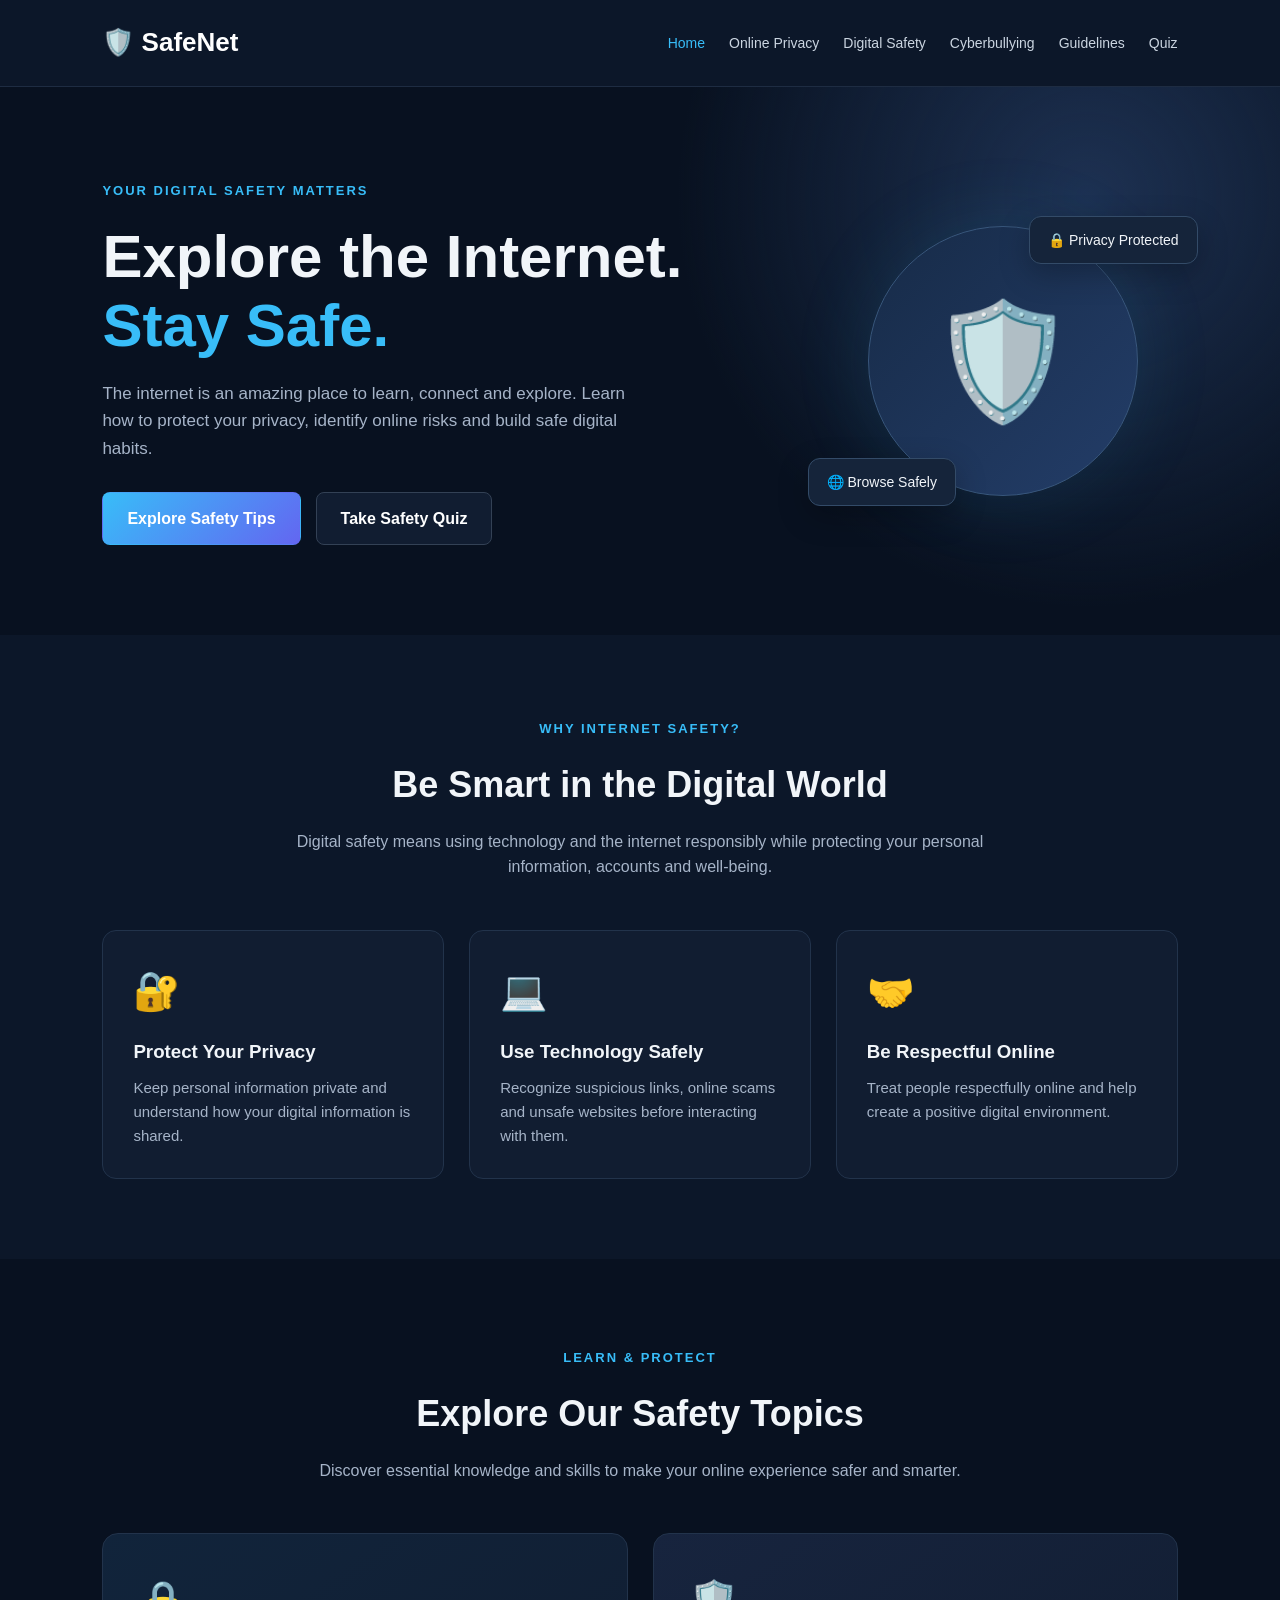
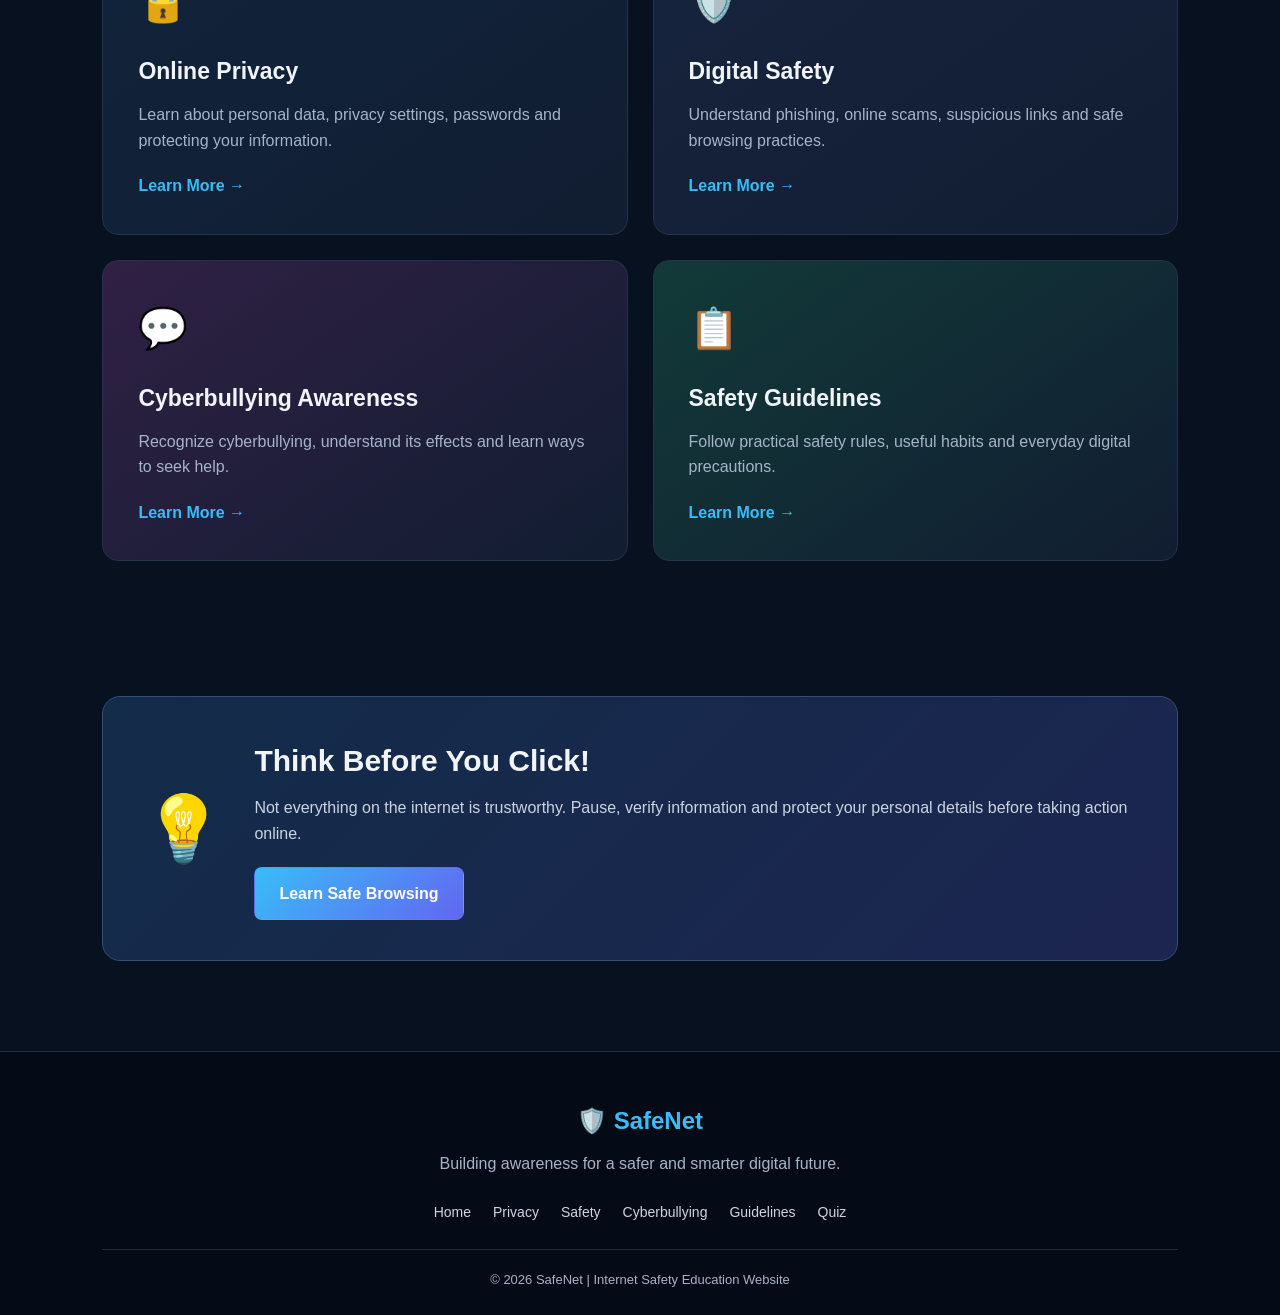
<file: index.html>
<!DOCTYPE html>
<html lang="en">
<head>
    <meta charset="UTF-8">
    <meta name="viewport" content="width=device-width, initial-scale=1.0">
    <title>SafeNet | Internet Safety Academy</title>
    <link rel="stylesheet" href="style.css">
    <script src="script.js" defer></script>
</head>
<body>

    <!-- Navigation Bar -->
    <header>
        <nav class="navbar">
            <div class="logo">
                <span class="logo-icon">🛡️</span> SafeNet
            </div>

            <ul class="nav-links">
                <li><a href="index.html" class="active">Home</a></li>
                <li><a href="privacy.html">Online Privacy</a></li>
                <li><a href="safety.html">Digital Safety</a></li>
                <li><a href="cyberbullying.html">Cyberbullying</a></li>
                <li><a href="guidelines.html">Guidelines</a></li>
                <li><a href="quiz.html">Quiz</a></li>
            </ul>
        </nav>
    </header>

    <!-- Hero Section -->
    <section class="hero">
        <div class="hero-content">
            <span class="hero-tag">YOUR DIGITAL SAFETY MATTERS</span>

            <h1>Explore the Internet.<br>
                <span>Stay Safe.</span>
            </h1>

            <p>
                The internet is an amazing place to learn, connect and explore.
                Learn how to protect your privacy, identify online risks and
                build safe digital habits.
            </p>

            <div class="hero-buttons">
                <a href="guidelines.html" class="btn primary">
                    Explore Safety Tips
                </a>

                <a href="quiz.html" class="btn secondary">
                    Take Safety Quiz
                </a>
            </div>
        </div>

        <div class="hero-visual">
            <div class="shield-circle">
                <div class="shield">🛡️</div>
            </div>

            <div class="floating-card card-one">
                🔒 Privacy Protected
            </div>

            <div class="floating-card card-two">
                🌐 Browse Safely
            </div>
        </div>
    </section>

    <!-- Introduction -->
    <section class="intro-section">
        <div class="section-heading">
            <span class="section-tag">WHY INTERNET SAFETY?</span>
            <h2>Be Smart in the Digital World</h2>

            <p>
                Digital safety means using technology and the internet
                responsibly while protecting your personal information,
                accounts and well-being.
            </p>
        </div>

        <div class="intro-grid">

            <div class="intro-card">
                <div class="card-icon">🔐</div>
                <h3>Protect Your Privacy</h3>
                <p>
                    Keep personal information private and understand
                    how your digital information is shared.
                </p>
            </div>

            <div class="intro-card">
                <div class="card-icon">💻</div>
                <h3>Use Technology Safely</h3>
                <p>
                    Recognize suspicious links, online scams and
                    unsafe websites before interacting with them.
                </p>
            </div>

            <div class="intro-card">
                <div class="card-icon">🤝</div>
                <h3>Be Respectful Online</h3>
                <p>
                    Treat people respectfully online and help create
                    a positive digital environment.
                </p>
            </div>

        </div>
    </section>

    <!-- Main Topics -->
    <section class="topics-section">
        <div class="section-heading">
            <span class="section-tag">LEARN & PROTECT</span>
            <h2>Explore Our Safety Topics</h2>

            <p>
                Discover essential knowledge and skills to make
                your online experience safer and smarter.
            </p>
        </div>

        <div class="topics-grid">

            <div class="topic-card privacy-card">
                <div class="topic-icon">🔒</div>
                <h3>Online Privacy</h3>

                <p>
                    Learn about personal data, privacy settings,
                    passwords and protecting your information.
                </p>

                <a href="privacy.html" class="topic-link">
                    Learn More →
                </a>
            </div>

            <div class="topic-card safety-card">
                <div class="topic-icon">🛡️</div>
                <h3>Digital Safety</h3>

                <p>
                    Understand phishing, online scams, suspicious
                    links and safe browsing practices.
                </p>

                <a href="safety.html" class="topic-link">
                    Learn More →
                </a>
            </div>

            <div class="topic-card cyber-card">
                <div class="topic-icon">💬</div>
                <h3>Cyberbullying Awareness</h3>

                <p>
                    Recognize cyberbullying, understand its effects
                    and learn ways to seek help.
                </p>

                <a href="cyberbullying.html" class="topic-link">
                    Learn More →
                </a>
            </div>

            <div class="topic-card guidelines-card">
                <div class="topic-icon">📋</div>
                <h3>Safety Guidelines</h3>

                <p>
                    Follow practical safety rules, useful habits
                    and everyday digital precautions.
                </p>

                <a href="guidelines.html" class="topic-link">
                    Learn More →
                </a>
            </div>

        </div>
    </section>

    <!-- Safety Reminder -->
    <section class="reminder-section">
        <div class="reminder-box">
            <div class="reminder-icon">💡</div>

            <div class="reminder-content">
                <h2>Think Before You Click!</h2>

                <p>
                    Not everything on the internet is trustworthy.
                    Pause, verify information and protect your
                    personal details before taking action online.
                </p>

                <a href="safety.html" class="btn primary">
                    Learn Safe Browsing
                </a>
            </div>
        </div>
    </section>

    <!-- Footer -->
    <footer class="footer">
        <div class="footer-content">
            <h2>🛡️ SafeNet</h2>

            <p>
                Building awareness for a safer and smarter
                digital future.
            </p>

            <div class="footer-links">
                <a href="index.html">Home</a>
                <a href="privacy.html">Privacy</a>
                <a href="safety.html">Safety</a>
                <a href="cyberbullying.html">Cyberbullying</a>
                <a href="guidelines.html">Guidelines</a>
                <a href="quiz.html">Quiz</a>
            </div>

            <p class="copyright">
                © 2026 SafeNet | Internet Safety Education Website
            </p>
        </div>
    </footer>

</body>
</html>
</file>
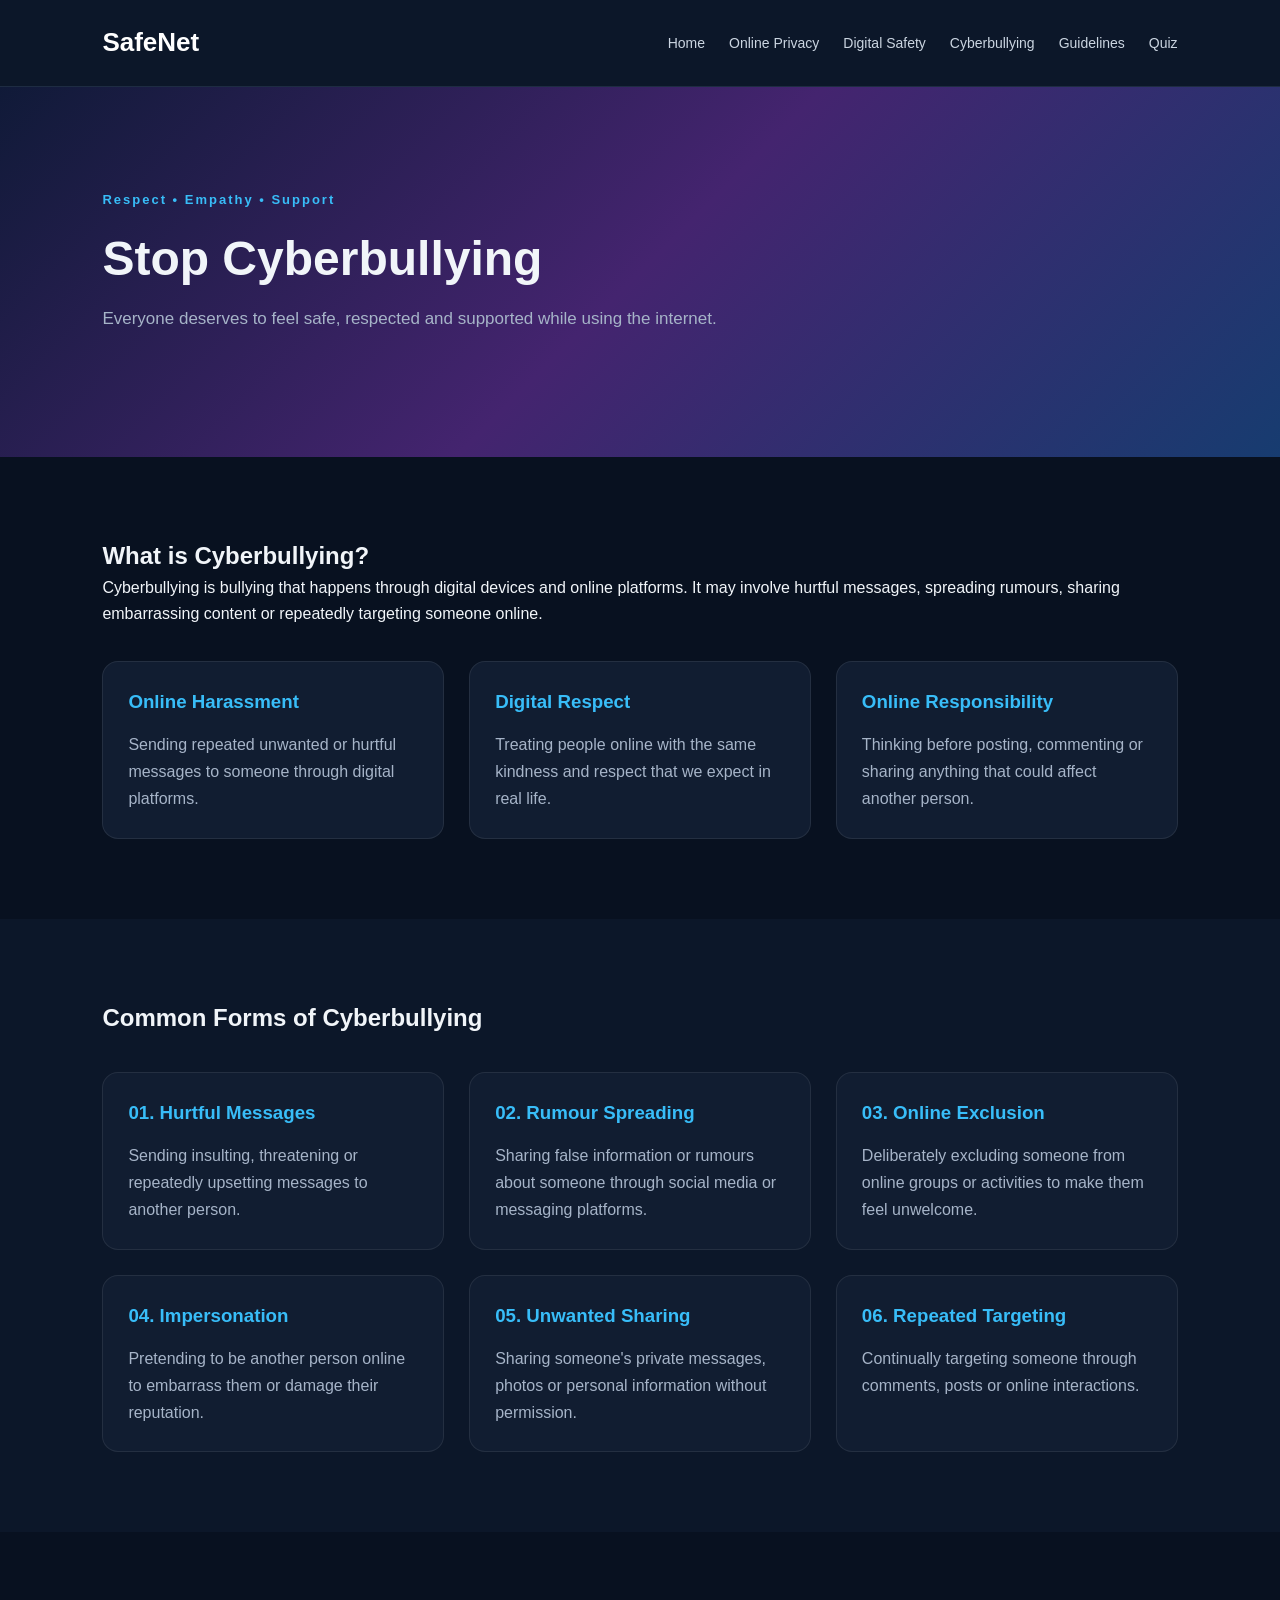
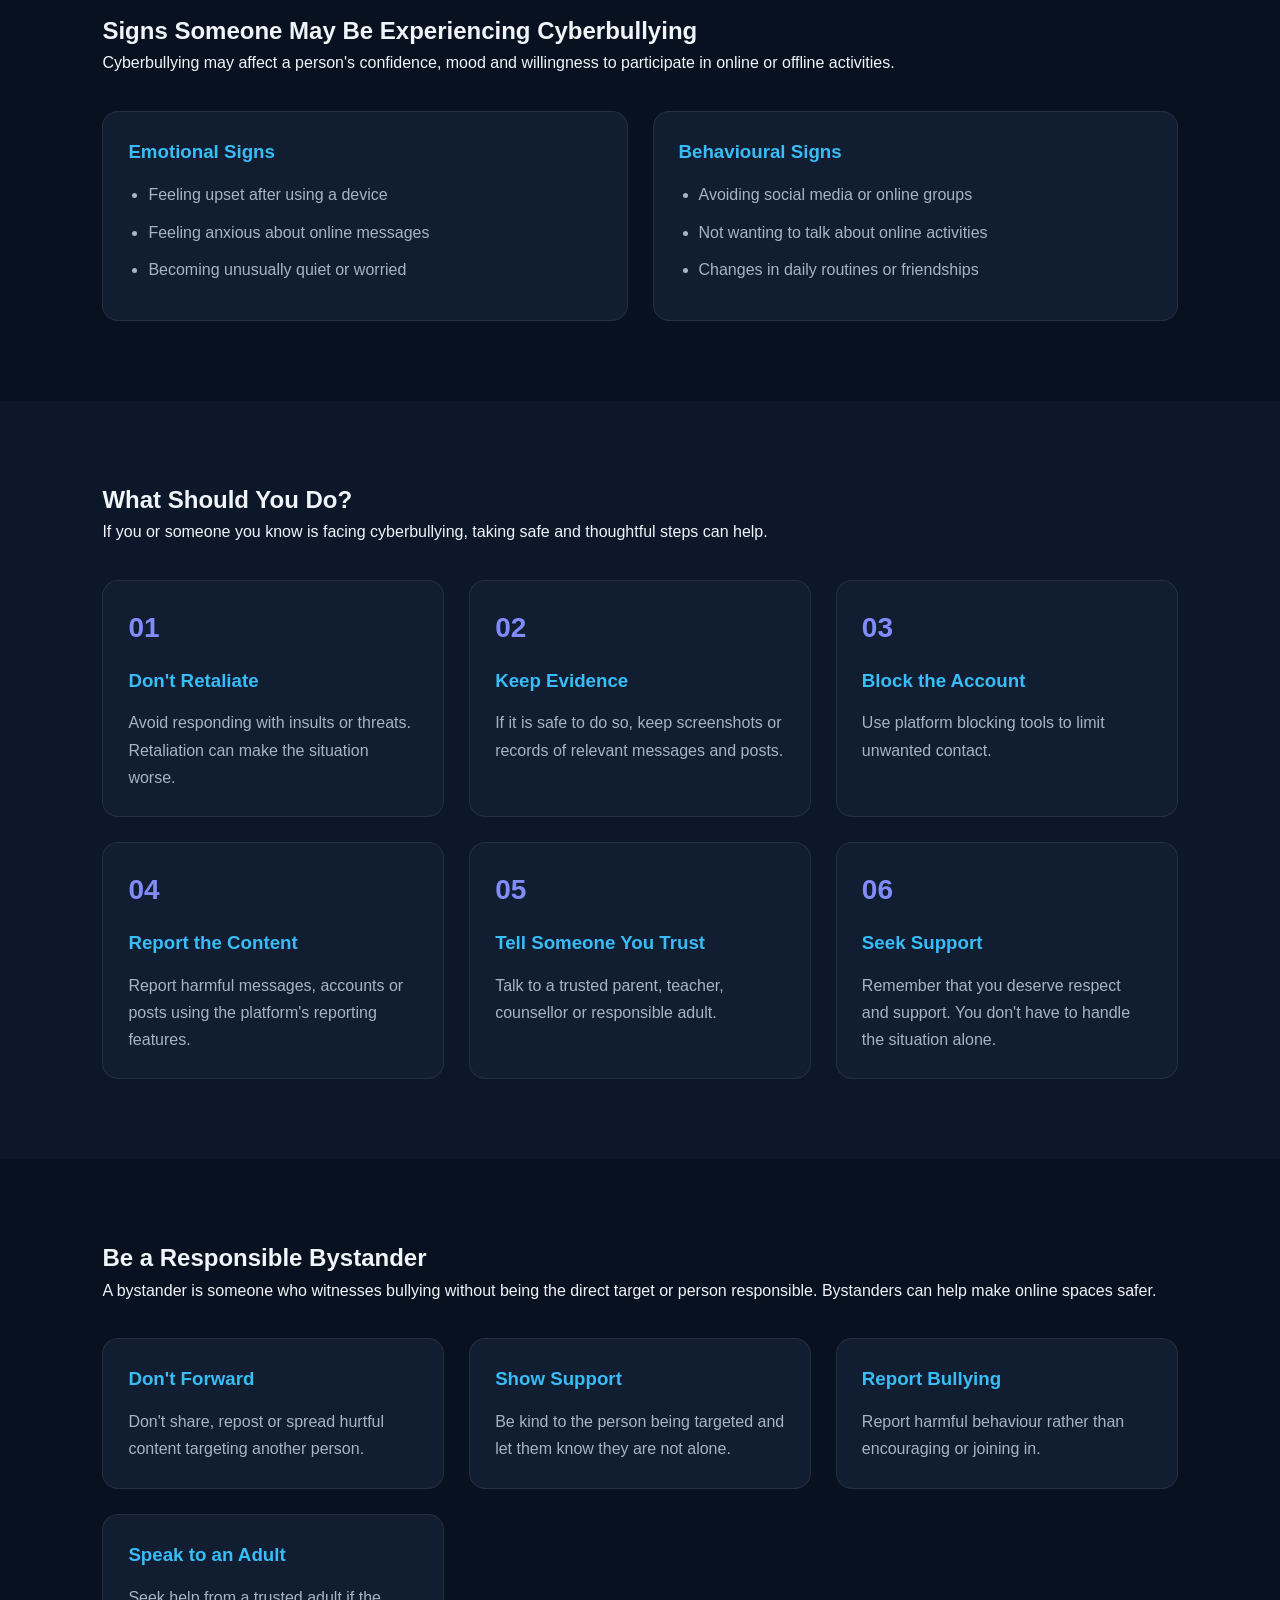
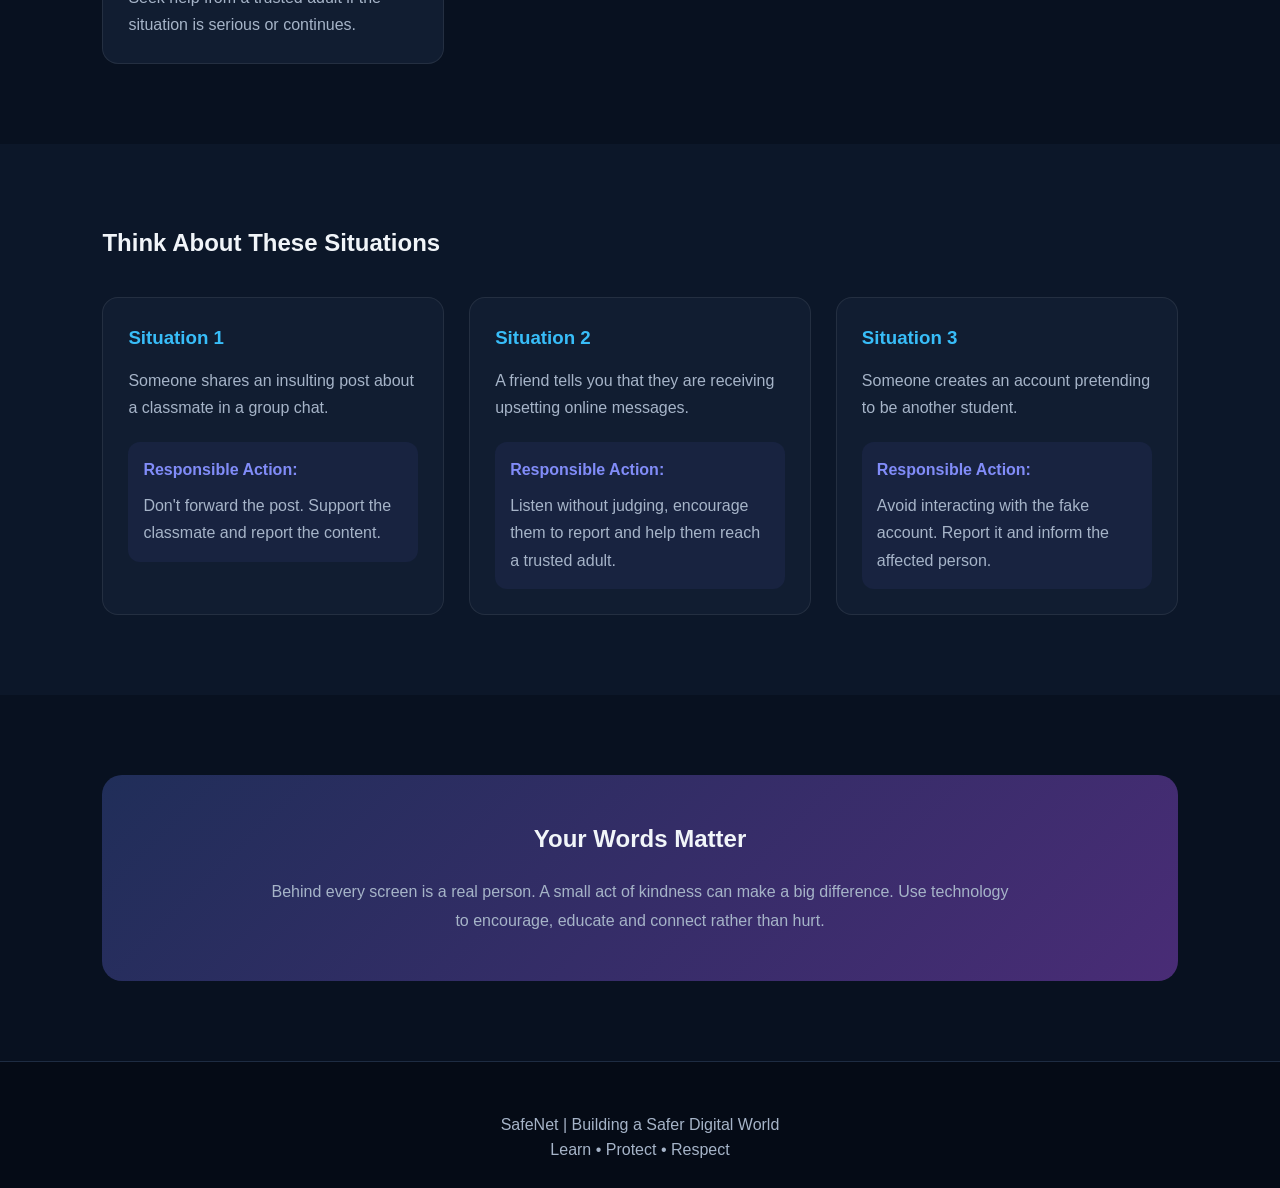
<file: cyberbullying.html>
<!DOCTYPE html>
<html lang="en">
<head>
    <meta charset="UTF-8">
    <meta name="viewport" content="width=device-width, initial-scale=1.0">
    <title>Cyberbullying Awareness | SafeNet</title>
    <link rel="stylesheet" href="style.css">
    <script src="script.js" defer></script>
</head>
<body>

    <nav class="navbar">
        <div class="logo">SafeNet</div>
        <ul class="nav-links">
            <li><a href="index.html">Home</a></li>
            <li><a href="privacy.html">Online Privacy</a></li>
            <li><a href="safety.html">Digital Safety</a></li>
            <li><a href="cyberbullying.html">Cyberbullying</a></li>
            <li><a href="guidelines.html">Guidelines</a></li>
            <li><a href="quiz.html">Quiz</a></li>
        </ul>
    </nav>

    <header class="topic-hero cyber-hero">
        <div class="topic-hero-content">
            <span class="hero-tag">Respect • Empathy • Support</span>
            <h1>Stop Cyberbullying</h1>
            <p>
                Everyone deserves to feel safe, respected and supported
                while using the internet.
            </p>
        </div>
    </header>

    <section class="content-section">
        <h2>What is Cyberbullying?</h2>
        <p class="section-description">
            Cyberbullying is bullying that happens through digital devices
            and online platforms. It may involve hurtful messages,
            spreading rumours, sharing embarrassing content or repeatedly
            targeting someone online.
        </p>

        <div class="cyber-intro-grid">
            <div class="cyber-intro-card">
                <h3>Online Harassment</h3>
                <p>
                    Sending repeated unwanted or hurtful messages to
                    someone through digital platforms.
                </p>
            </div>

            <div class="cyber-intro-card">
                <h3>Digital Respect</h3>
                <p>
                    Treating people online with the same kindness
                    and respect that we expect in real life.
                </p>
            </div>

            <div class="cyber-intro-card">
                <h3>Online Responsibility</h3>
                <p>
                    Thinking before posting, commenting or sharing
                    anything that could affect another person.
                </p>
            </div>
        </div>
    </section>

    <section class="content-section alternate-section">
        <h2>Common Forms of Cyberbullying</h2>

        <div class="cyber-type-grid">

            <div class="cyber-type-card">
                <h3>01. Hurtful Messages</h3>
                <p>
                    Sending insulting, threatening or repeatedly
                    upsetting messages to another person.
                </p>
            </div>

            <div class="cyber-type-card">
                <h3>02. Rumour Spreading</h3>
                <p>
                    Sharing false information or rumours about someone
                    through social media or messaging platforms.
                </p>
            </div>

            <div class="cyber-type-card">
                <h3>03. Online Exclusion</h3>
                <p>
                    Deliberately excluding someone from online groups
                    or activities to make them feel unwelcome.
                </p>
            </div>

            <div class="cyber-type-card">
                <h3>04. Impersonation</h3>
                <p>
                    Pretending to be another person online to
                    embarrass them or damage their reputation.
                </p>
            </div>

            <div class="cyber-type-card">
                <h3>05. Unwanted Sharing</h3>
                <p>
                    Sharing someone's private messages, photos
                    or personal information without permission.
                </p>
            </div>

            <div class="cyber-type-card">
                <h3>06. Repeated Targeting</h3>
                <p>
                    Continually targeting someone through comments,
                    posts or online interactions.
                </p>
            </div>

        </div>
    </section>

    <section class="content-section">
        <h2>Signs Someone May Be Experiencing Cyberbullying</h2>
        <p class="section-description">
            Cyberbullying may affect a person's confidence,
            mood and willingness to participate in online or
            offline activities.
        </p>

        <div class="cyber-signs-grid">
            <div class="cyber-sign-card">
                <h3>Emotional Signs</h3>
                <ul>
                    <li>Feeling upset after using a device</li>
                    <li>Feeling anxious about online messages</li>
                    <li>Becoming unusually quiet or worried</li>
                </ul>
            </div>

            <div class="cyber-sign-card">
                <h3>Behavioural Signs</h3>
                <ul>
                    <li>Avoiding social media or online groups</li>
                    <li>Not wanting to talk about online activities</li>
                    <li>Changes in daily routines or friendships</li>
                </ul>
            </div>
        </div>
    </section>

    <section class="content-section alternate-section">
        <h2>What Should You Do?</h2>
        <p class="section-description">
            If you or someone you know is facing cyberbullying,
            taking safe and thoughtful steps can help.
        </p>

        <div class="cyber-response-grid">

            <div class="cyber-response-card">
                <span class="response-number">01</span>
                <h3>Don't Retaliate</h3>
                <p>
                    Avoid responding with insults or threats.
                    Retaliation can make the situation worse.
                </p>
            </div>

            <div class="cyber-response-card">
                <span class="response-number">02</span>
                <h3>Keep Evidence</h3>
                <p>
                    If it is safe to do so, keep screenshots
                    or records of relevant messages and posts.
                </p>
            </div>

            <div class="cyber-response-card">
                <span class="response-number">03</span>
                <h3>Block the Account</h3>
                <p>
                    Use platform blocking tools to limit
                    unwanted contact.
                </p>
            </div>

            <div class="cyber-response-card">
                <span class="response-number">04</span>
                <h3>Report the Content</h3>
                <p>
                    Report harmful messages, accounts or posts
                    using the platform's reporting features.
                </p>
            </div>

            <div class="cyber-response-card">
                <span class="response-number">05</span>
                <h3>Tell Someone You Trust</h3>
                <p>
                    Talk to a trusted parent, teacher, counsellor
                    or responsible adult.
                </p>
            </div>

            <div class="cyber-response-card">
                <span class="response-number">06</span>
                <h3>Seek Support</h3>
                <p>
                    Remember that you deserve respect and support.
                    You don't have to handle the situation alone.
                </p>
            </div>

        </div>
    </section>

    <section class="content-section">
        <h2>Be a Responsible Bystander</h2>
        <p class="section-description">
            A bystander is someone who witnesses bullying
            without being the direct target or person responsible.
            Bystanders can help make online spaces safer.
        </p>

        <div class="bystander-grid">

            <div class="bystander-card">
                <h3>Don't Forward</h3>
                <p>
                    Don't share, repost or spread hurtful content
                    targeting another person.
                </p>
            </div>

            <div class="bystander-card">
                <h3>Show Support</h3>
                <p>
                    Be kind to the person being targeted and
                    let them know they are not alone.
                </p>
            </div>

            <div class="bystander-card">
                <h3>Report Bullying</h3>
                <p>
                    Report harmful behaviour rather than
                    encouraging or joining in.
                </p>
            </div>

            <div class="bystander-card">
                <h3>Speak to an Adult</h3>
                <p>
                    Seek help from a trusted adult if the
                    situation is serious or continues.
                </p>
            </div>

        </div>
    </section>

    <section class="content-section alternate-section">
        <h2>Think About These Situations</h2>

        <div class="cyber-scenario-grid">

            <div class="cyber-scenario-card">
                <h3>Situation 1</h3>
                <p>
                    Someone shares an insulting post about
                    a classmate in a group chat.
                </p>

                <div class="cyber-scenario-answer">
                    <strong>Responsible Action:</strong>
                    <p>
                        Don't forward the post. Support the
                        classmate and report the content.
                    </p>
                </div>
            </div>

            <div class="cyber-scenario-card">
                <h3>Situation 2</h3>
                <p>
                    A friend tells you that they are receiving
                    upsetting online messages.
                </p>

                <div class="cyber-scenario-answer">
                    <strong>Responsible Action:</strong>
                    <p>
                        Listen without judging, encourage them
                        to report and help them reach a trusted adult.
                    </p>
                </div>
            </div>

            <div class="cyber-scenario-card">
                <h3>Situation 3</h3>
                <p>
                    Someone creates an account pretending
                    to be another student.
                </p>

                <div class="cyber-scenario-answer">
                    <strong>Responsible Action:</strong>
                    <p>
                        Avoid interacting with the fake account.
                        Report it and inform the affected person.
                    </p>
                </div>
            </div>

        </div>
    </section>

    <section class="content-section">
        <div class="cyber-message-box">
            <h2>Your Words Matter</h2>
            <p>
                Behind every screen is a real person.
                A small act of kindness can make a big difference.
                Use technology to encourage, educate and connect
                rather than hurt.
            </p>
        </div>
    </section>

    <footer class="footer">
        <p>SafeNet | Building a Safer Digital World</p>
        <p>Learn • Protect • Respect</p>
    </footer>

</body>
</html>
</file>
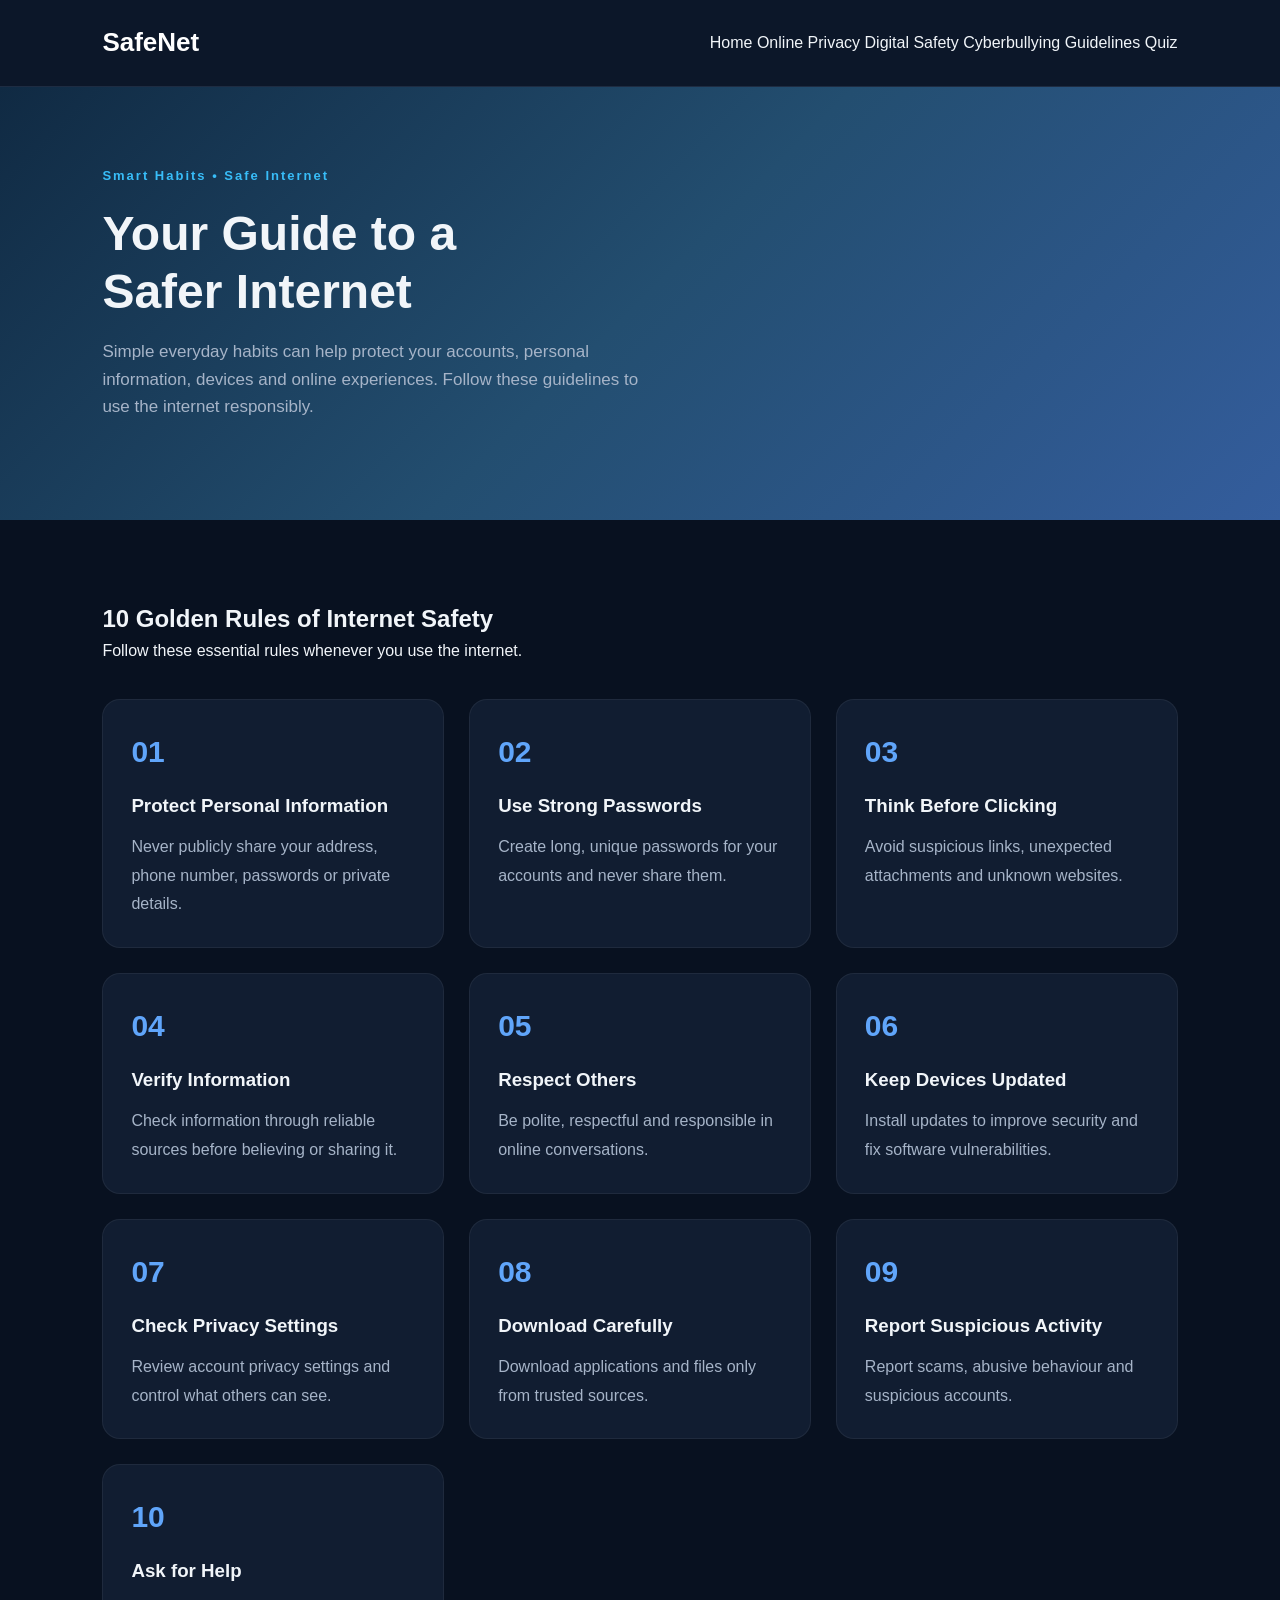
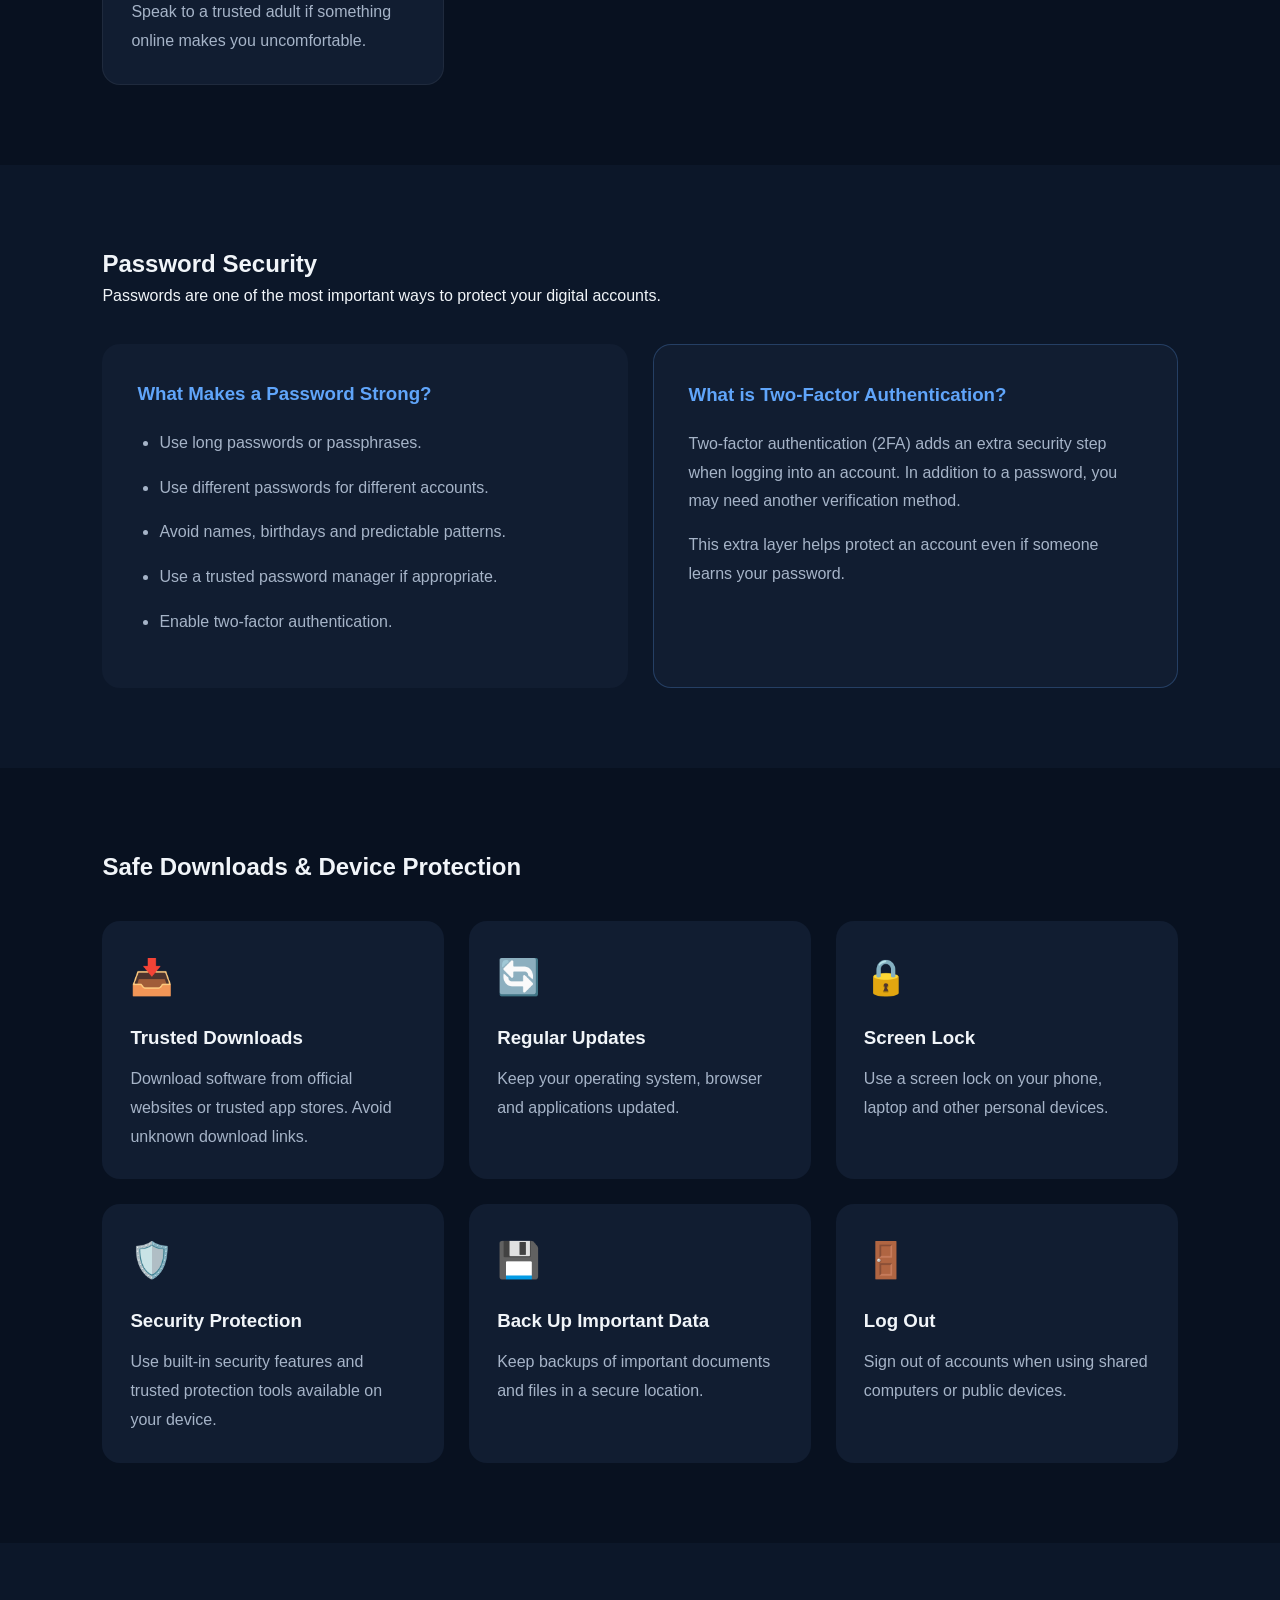
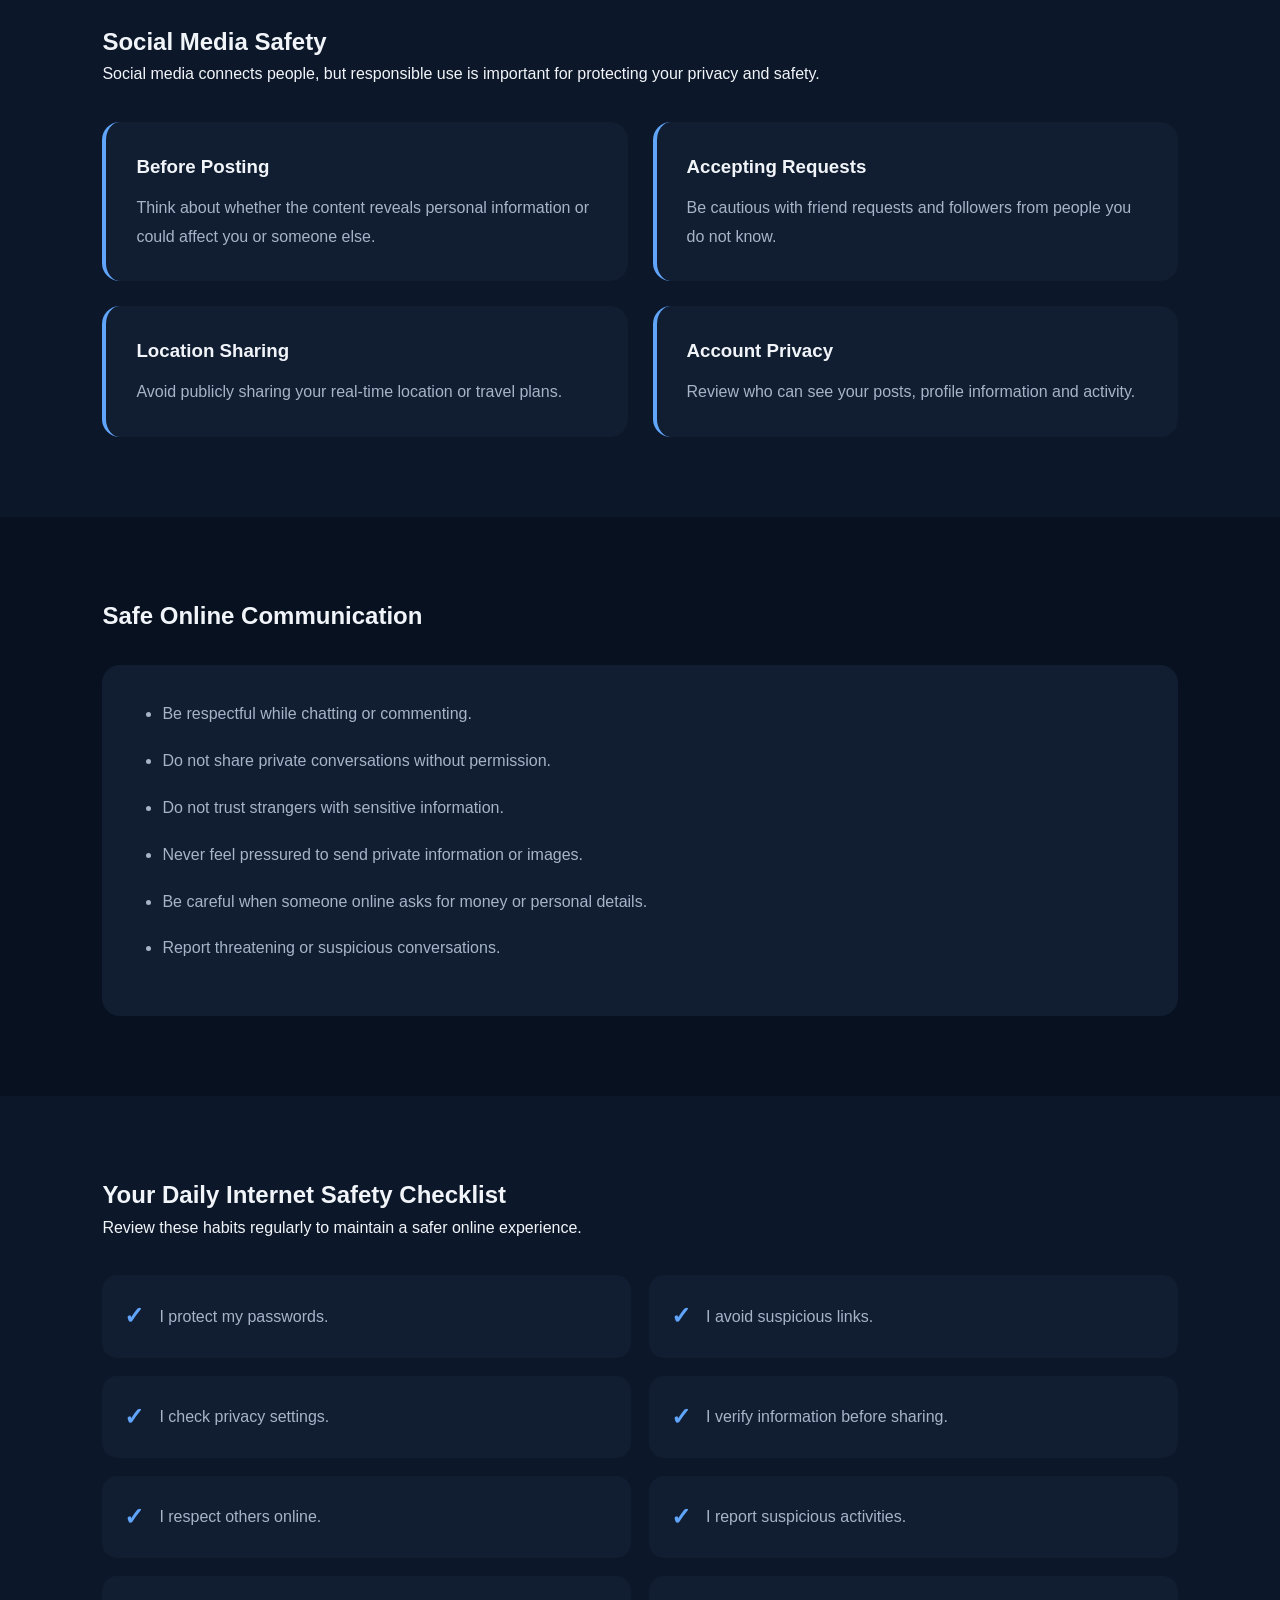
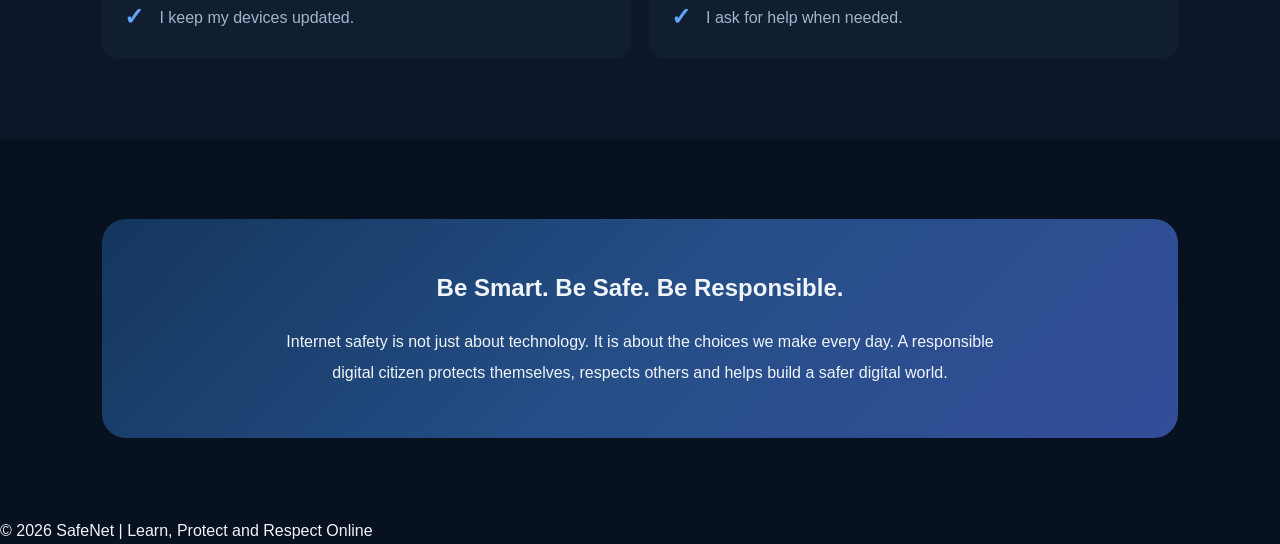
<file: guidelines.html>
<!DOCTYPE html>
<html lang="en">
<head>
    <meta charset="UTF-8">
    <meta name="viewport" content="width=device-width, initial-scale=1.0">
    <title>Internet Safety Guidelines | SafeNet</title>
    <link rel="stylesheet" href="style.css">
    <script src="script.js" defer></script>
</head>
<body>

<header class="navbar">
    <div class="logo">SafeNet</div>
    <nav>
        <a href="index.html">Home</a>
        <a href="privacy.html">Online Privacy</a>
        <a href="safety.html">Digital Safety</a>
        <a href="cyberbullying.html">Cyberbullying</a>
        <a href="guidelines.html">Guidelines</a>
        <a href="quiz.html">Quiz</a>
    </nav>
</header>

<section class="topic-hero guidelines-hero">
    <div class="hero-content">
        <span class="hero-tag">Smart Habits • Safe Internet</span>
        <h1>Your Guide to a<br>Safer Internet</h1>
        <p>
            Simple everyday habits can help protect your accounts,
            personal information, devices and online experiences.
            Follow these guidelines to use the internet responsibly.
        </p>
    </div>
</section>

<section class="content-section">
    <h2>10 Golden Rules of Internet Safety</h2>
    <p class="section-description">
        Follow these essential rules whenever you use the internet.
    </p>

    <div class="golden-rules-grid">

        <div class="golden-rule-card">
            <span class="rule-number">01</span>
            <h3>Protect Personal Information</h3>
            <p>
                Never publicly share your address, phone number,
                passwords or private details.
            </p>
        </div>

        <div class="golden-rule-card">
            <span class="rule-number">02</span>
            <h3>Use Strong Passwords</h3>
            <p>
                Create long, unique passwords for your accounts
                and never share them.
            </p>
        </div>

        <div class="golden-rule-card">
            <span class="rule-number">03</span>
            <h3>Think Before Clicking</h3>
            <p>
                Avoid suspicious links, unexpected attachments
                and unknown websites.
            </p>
        </div>

        <div class="golden-rule-card">
            <span class="rule-number">04</span>
            <h3>Verify Information</h3>
            <p>
                Check information through reliable sources
                before believing or sharing it.
            </p>
        </div>

        <div class="golden-rule-card">
            <span class="rule-number">05</span>
            <h3>Respect Others</h3>
            <p>
                Be polite, respectful and responsible
                in online conversations.
            </p>
        </div>

        <div class="golden-rule-card">
            <span class="rule-number">06</span>
            <h3>Keep Devices Updated</h3>
            <p>
                Install updates to improve security
                and fix software vulnerabilities.
            </p>
        </div>

        <div class="golden-rule-card">
            <span class="rule-number">07</span>
            <h3>Check Privacy Settings</h3>
            <p>
                Review account privacy settings and
                control what others can see.
            </p>
        </div>

        <div class="golden-rule-card">
            <span class="rule-number">08</span>
            <h3>Download Carefully</h3>
            <p>
                Download applications and files only
                from trusted sources.
            </p>
        </div>

        <div class="golden-rule-card">
            <span class="rule-number">09</span>
            <h3>Report Suspicious Activity</h3>
            <p>
                Report scams, abusive behaviour and
                suspicious accounts.
            </p>
        </div>

        <div class="golden-rule-card">
            <span class="rule-number">10</span>
            <h3>Ask for Help</h3>
            <p>
                Speak to a trusted adult if something
                online makes you uncomfortable.
            </p>
        </div>

    </div>
</section>

<section class="content-section alternate-section">
    <h2>Password Security</h2>
    <p class="section-description">
        Passwords are one of the most important ways to protect
        your digital accounts.
    </p>

    <div class="password-layout">

        <div class="password-card">
            <h3>What Makes a Password Strong?</h3>
            <ul>
                <li>Use long passwords or passphrases.</li>
                <li>Use different passwords for different accounts.</li>
                <li>Avoid names, birthdays and predictable patterns.</li>
                <li>Use a trusted password manager if appropriate.</li>
                <li>Enable two-factor authentication.</li>
            </ul>
        </div>

        <div class="password-card password-highlight">
            <h3>What is Two-Factor Authentication?</h3>
            <p>
                Two-factor authentication (2FA) adds an extra
                security step when logging into an account.
                In addition to a password, you may need another
                verification method.
            </p>
            <p>
                This extra layer helps protect an account even
                if someone learns your password.
            </p>
        </div>

    </div>
</section>

<section class="content-section">
    <h2>Safe Downloads & Device Protection</h2>

    <div class="device-safety-grid">

        <div class="device-safety-card">
            <div class="device-icon">📥</div>
            <h3>Trusted Downloads</h3>
            <p>
                Download software from official websites or
                trusted app stores. Avoid unknown download links.
            </p>
        </div>

        <div class="device-safety-card">
            <div class="device-icon">🔄</div>
            <h3>Regular Updates</h3>
            <p>
                Keep your operating system, browser and
                applications updated.
            </p>
        </div>

        <div class="device-safety-card">
            <div class="device-icon">🔒</div>
            <h3>Screen Lock</h3>
            <p>
                Use a screen lock on your phone, laptop
                and other personal devices.
            </p>
        </div>

        <div class="device-safety-card">
            <div class="device-icon">🛡️</div>
            <h3>Security Protection</h3>
            <p>
                Use built-in security features and trusted
                protection tools available on your device.
            </p>
        </div>

        <div class="device-safety-card">
            <div class="device-icon">💾</div>
            <h3>Back Up Important Data</h3>
            <p>
                Keep backups of important documents and files
                in a secure location.
            </p>
        </div>

        <div class="device-safety-card">
            <div class="device-icon">🚪</div>
            <h3>Log Out</h3>
            <p>
                Sign out of accounts when using shared
                computers or public devices.
            </p>
        </div>

    </div>
</section>

<section class="content-section alternate-section">
    <h2>Social Media Safety</h2>
    <p class="section-description">
        Social media connects people, but responsible use
        is important for protecting your privacy and safety.
    </p>

    <div class="social-guidelines-grid">

        <div class="social-guideline">
            <h3>Before Posting</h3>
            <p>
                Think about whether the content reveals personal
                information or could affect you or someone else.
            </p>
        </div>

        <div class="social-guideline">
            <h3>Accepting Requests</h3>
            <p>
                Be cautious with friend requests and followers
                from people you do not know.
            </p>
        </div>

        <div class="social-guideline">
            <h3>Location Sharing</h3>
            <p>
                Avoid publicly sharing your real-time location
                or travel plans.
            </p>
        </div>

        <div class="social-guideline">
            <h3>Account Privacy</h3>
            <p>
                Review who can see your posts, profile information
                and activity.
            </p>
        </div>

    </div>
</section>

<section class="content-section">
    <h2>Safe Online Communication</h2>

    <div class="communication-box">
        <ul>
            <li>Be respectful while chatting or commenting.</li>
            <li>Do not share private conversations without permission.</li>
            <li>Do not trust strangers with sensitive information.</li>
            <li>Never feel pressured to send private information or images.</li>
            <li>Be careful when someone online asks for money or personal details.</li>
            <li>Report threatening or suspicious conversations.</li>
        </ul>
    </div>
</section>

<section class="content-section alternate-section">
    <h2>Your Daily Internet Safety Checklist</h2>
    <p class="section-description">
        Review these habits regularly to maintain a safer
        online experience.
    </p>

    <div class="daily-checklist-grid">

        <div class="daily-check-item">
            <span>✓</span>
            <p>I protect my passwords.</p>
        </div>

        <div class="daily-check-item">
            <span>✓</span>
            <p>I avoid suspicious links.</p>
        </div>

        <div class="daily-check-item">
            <span>✓</span>
            <p>I check privacy settings.</p>
        </div>

        <div class="daily-check-item">
            <span>✓</span>
            <p>I verify information before sharing.</p>
        </div>

        <div class="daily-check-item">
            <span>✓</span>
            <p>I respect others online.</p>
        </div>

        <div class="daily-check-item">
            <span>✓</span>
            <p>I report suspicious activities.</p>
        </div>

        <div class="daily-check-item">
            <span>✓</span>
            <p>I keep my devices updated.</p>
        </div>

        <div class="daily-check-item">
            <span>✓</span>
            <p>I ask for help when needed.</p>
        </div>

    </div>
</section>

<section class="content-section">
    <div class="guidelines-banner">
        <h2>Be Smart. Be Safe. Be Responsible.</h2>
        <p>
            Internet safety is not just about technology.
            It is about the choices we make every day.
            A responsible digital citizen protects themselves,
            respects others and helps build a safer digital world.
        </p>
    </div>
</section>

<footer>
    <p>© 2026 SafeNet | Learn, Protect and Respect Online</p>
</footer>

</body>
</html>
</file>
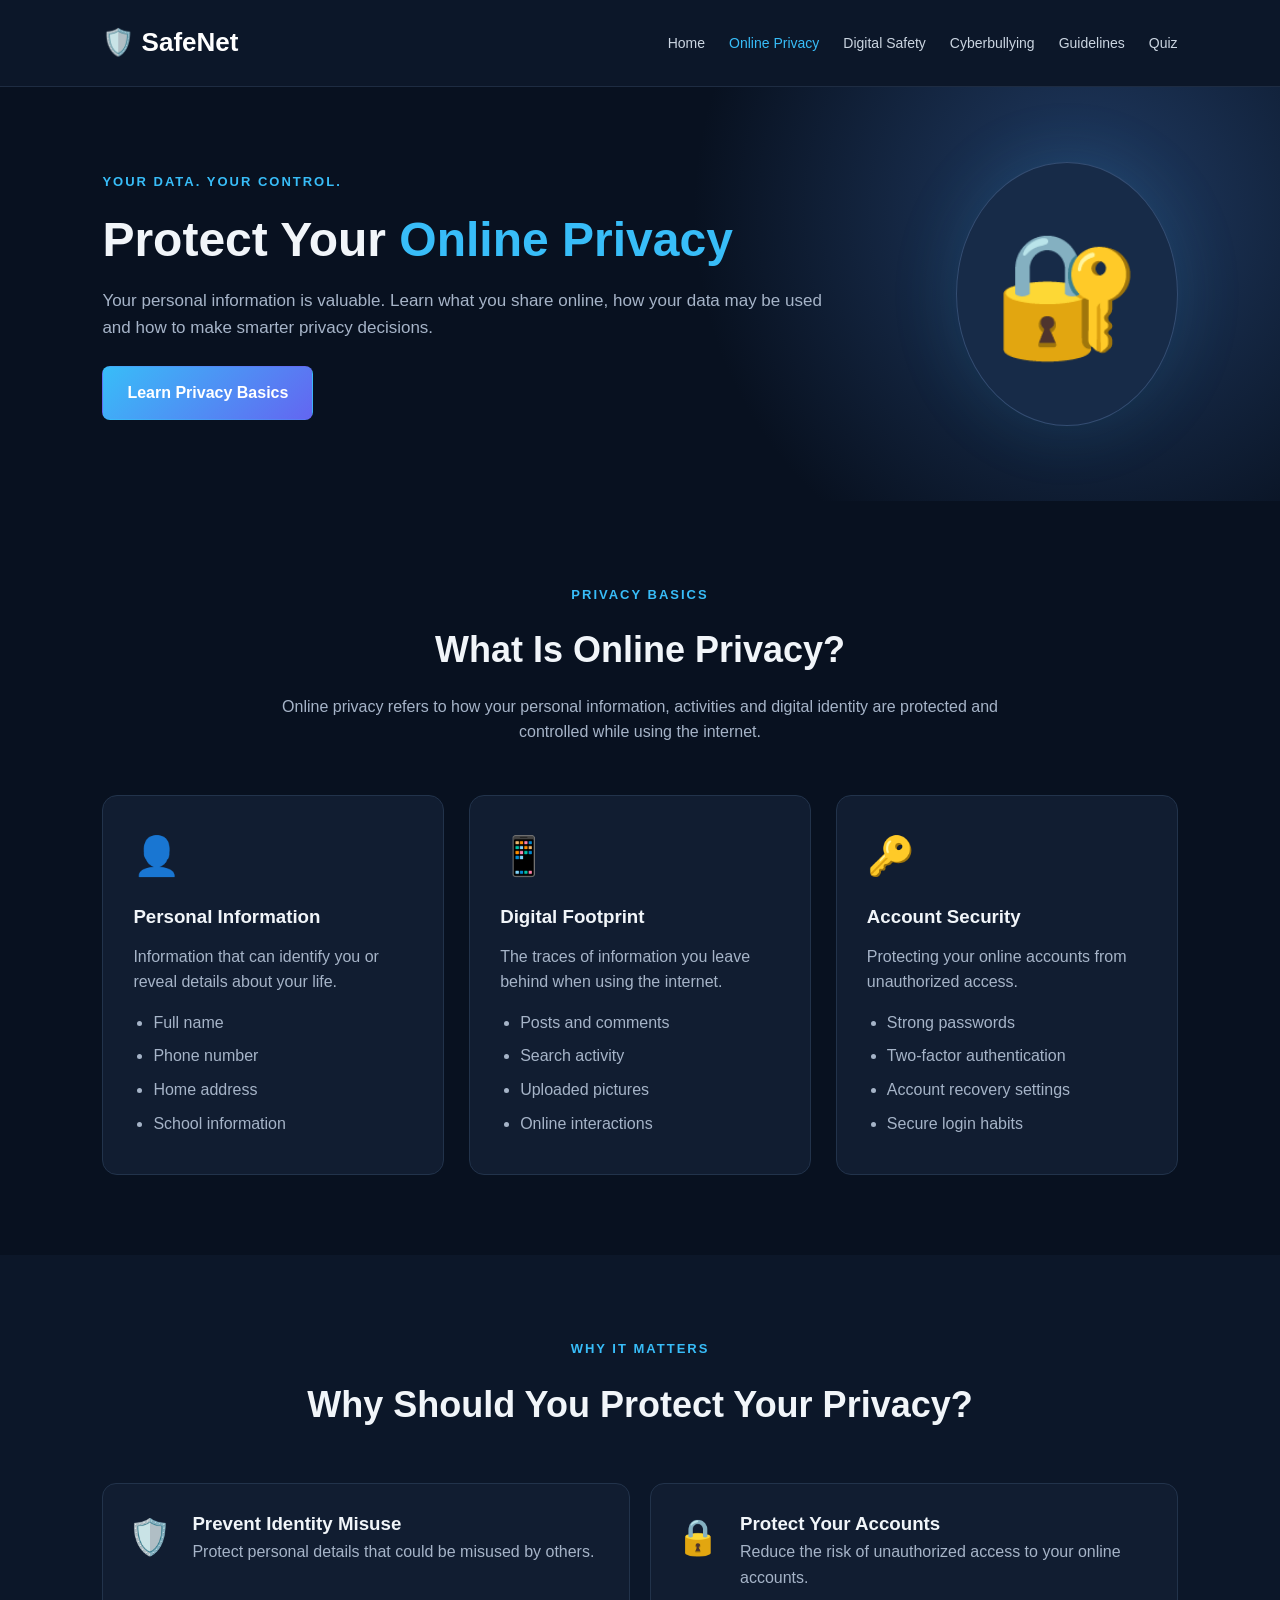
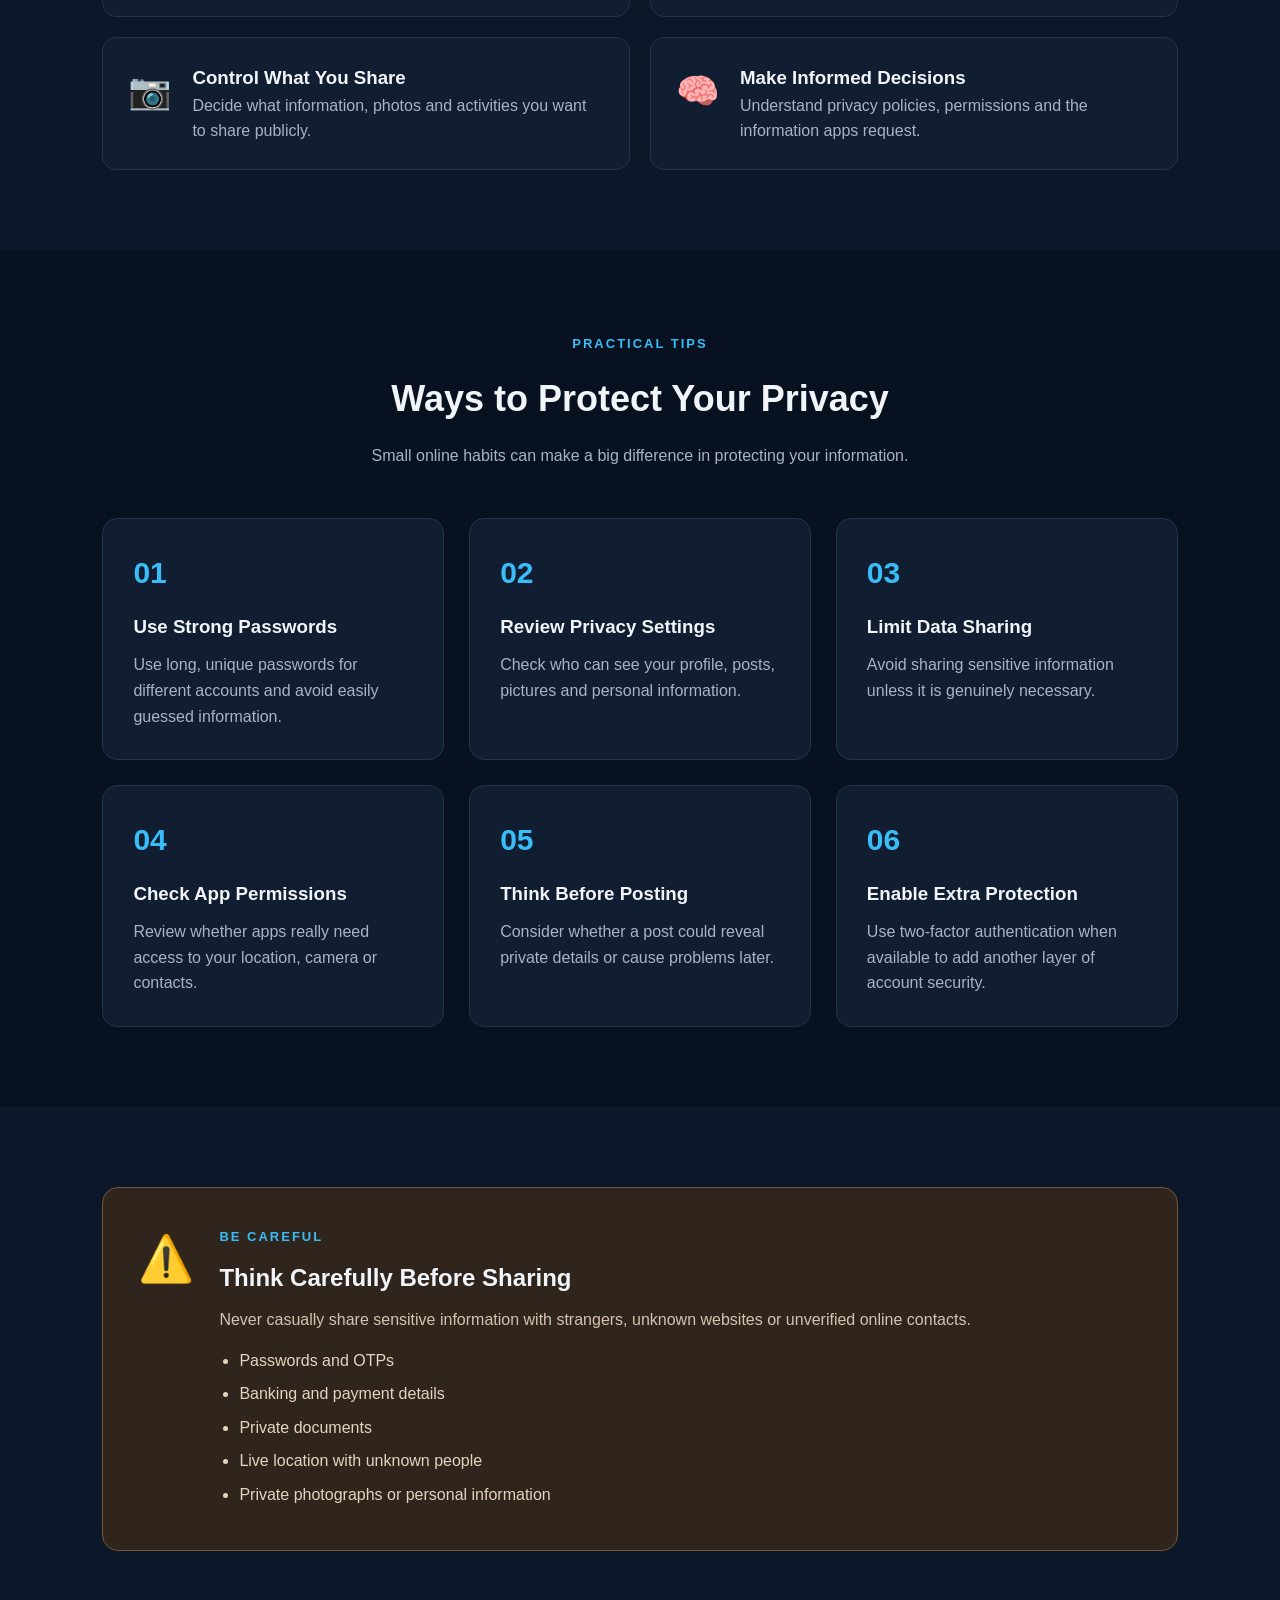
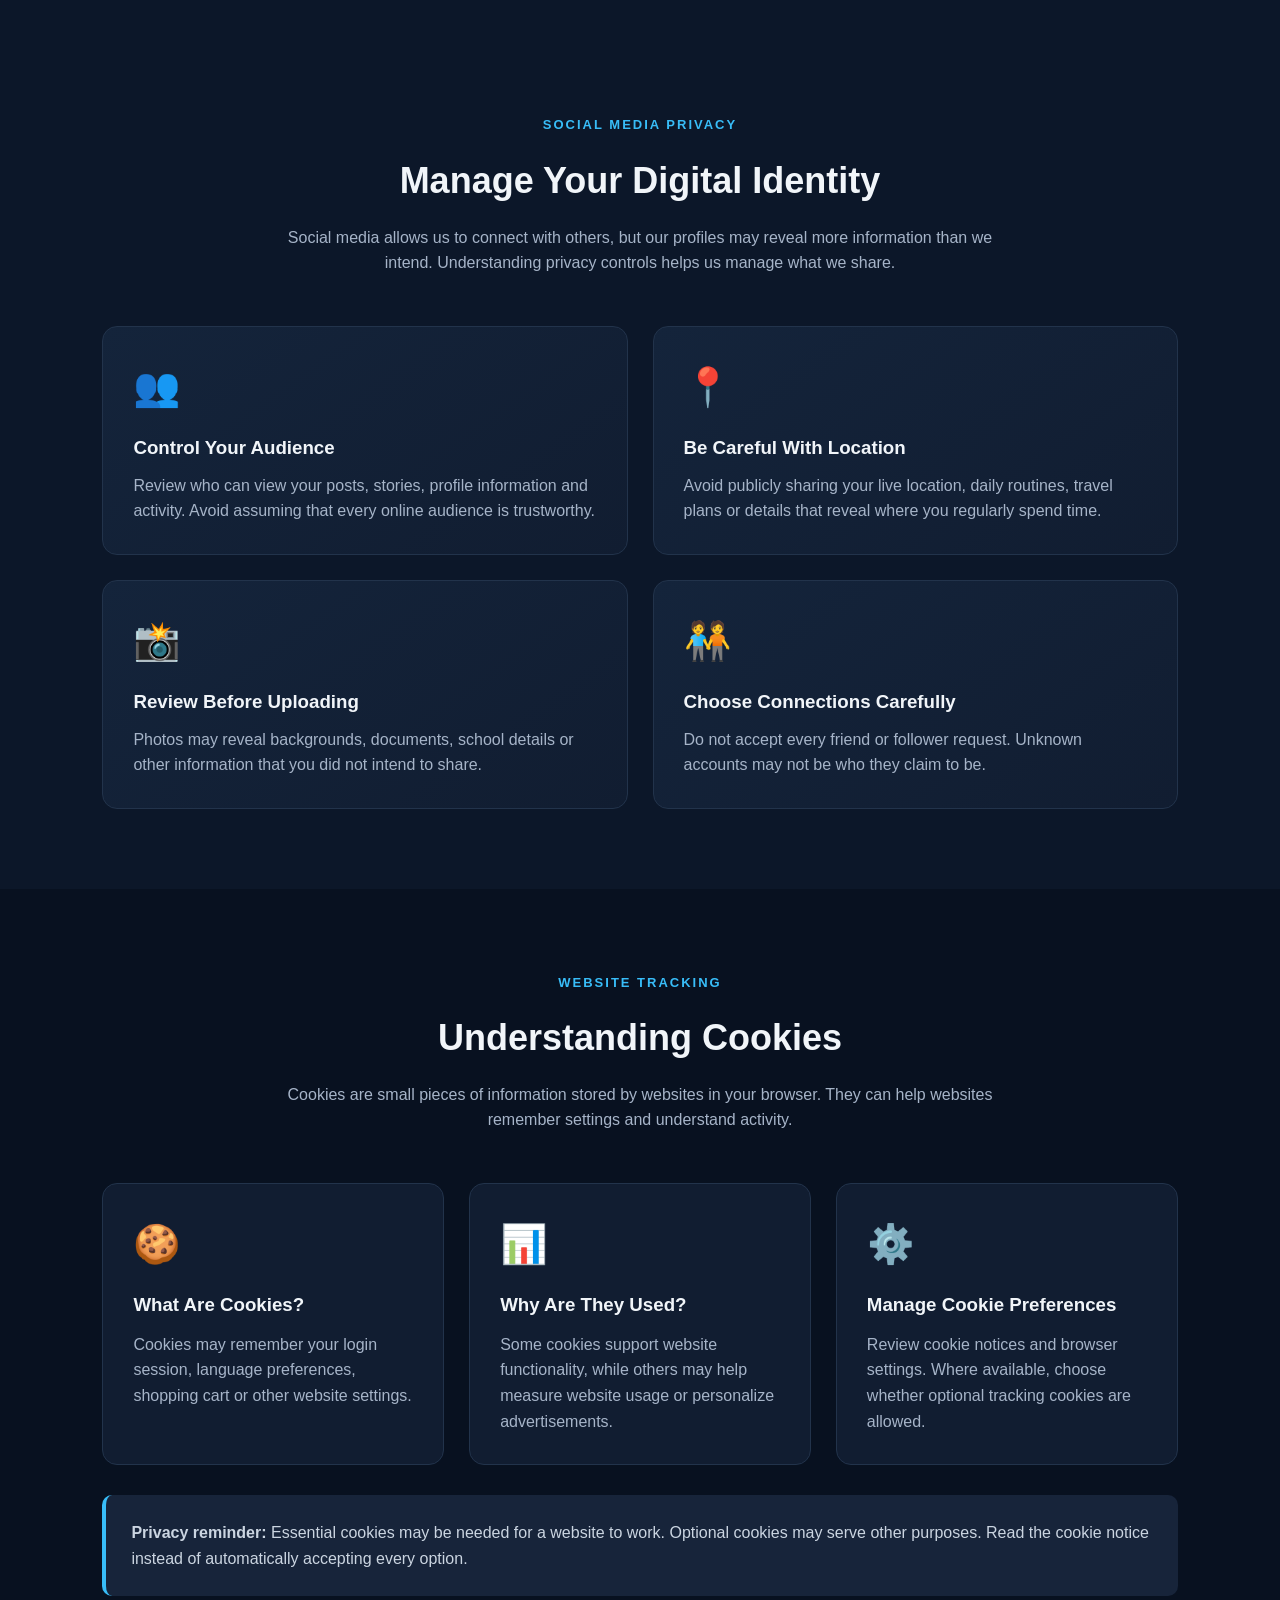
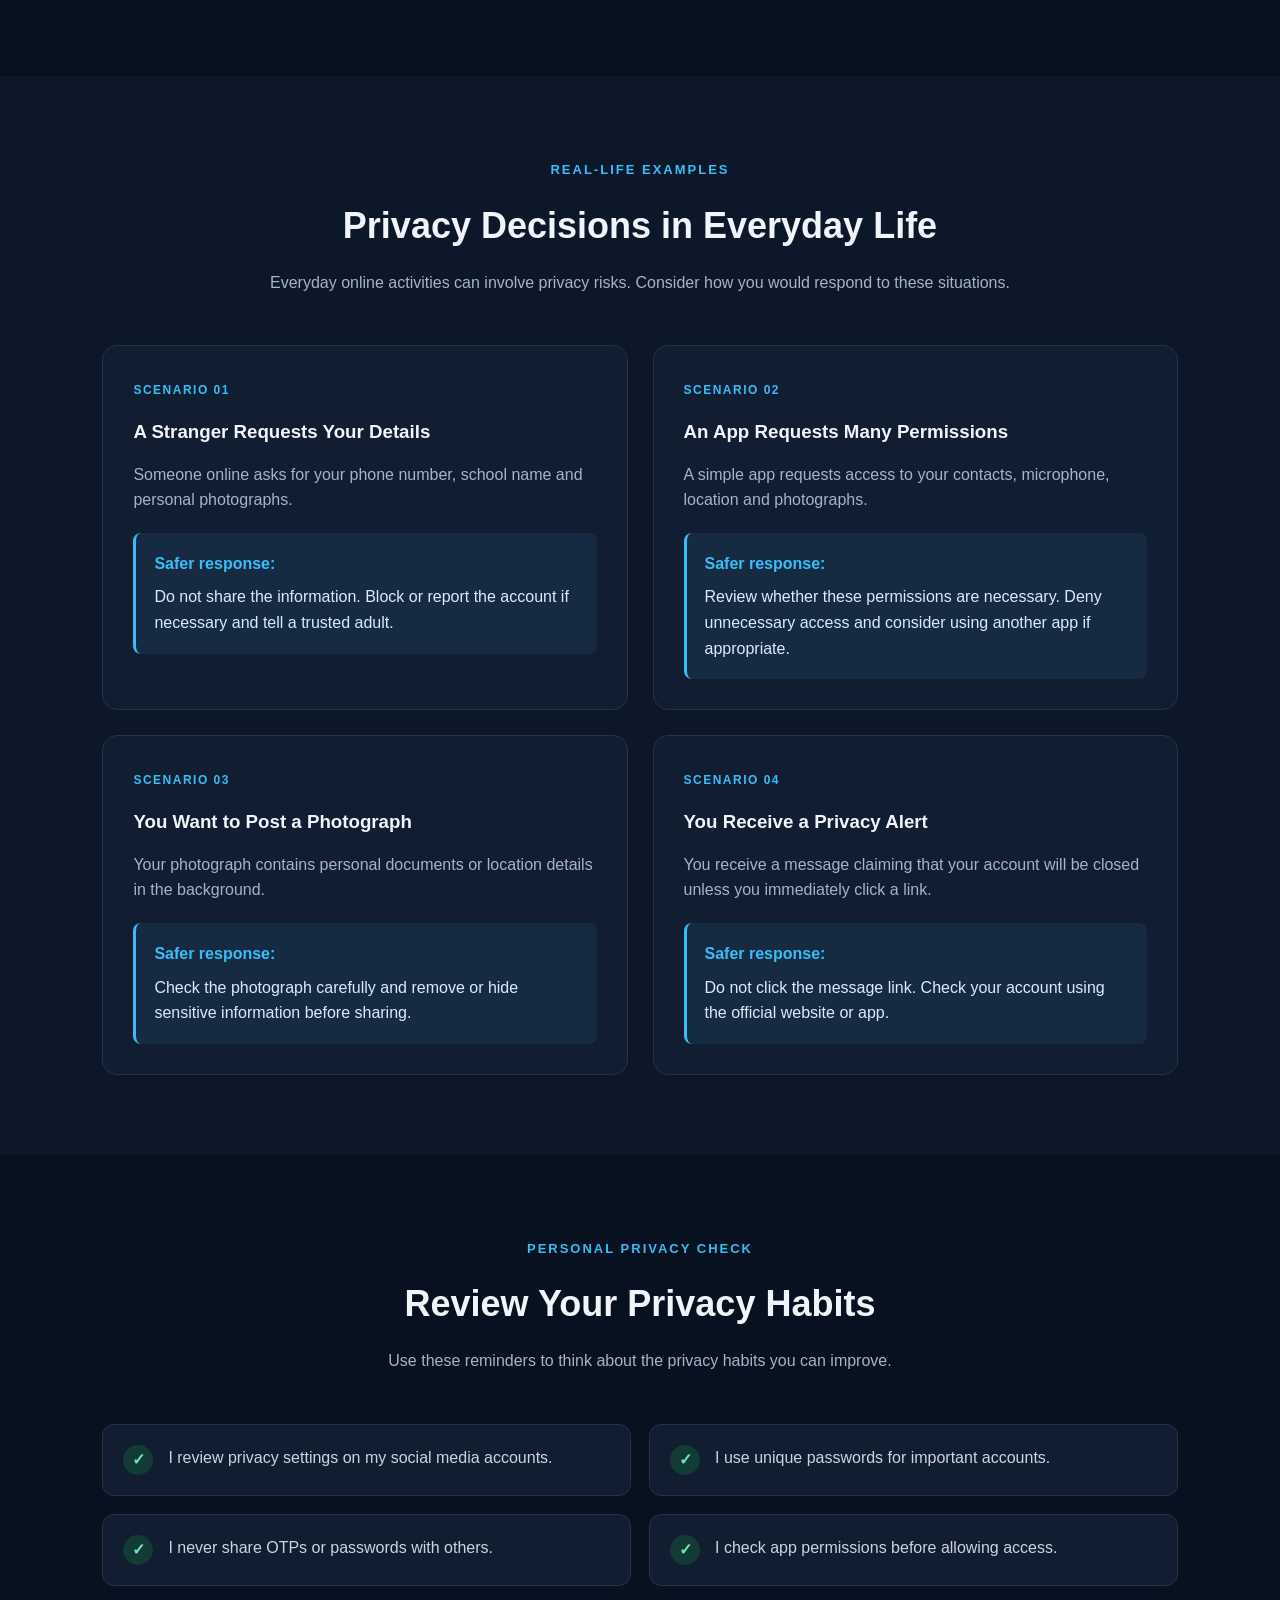
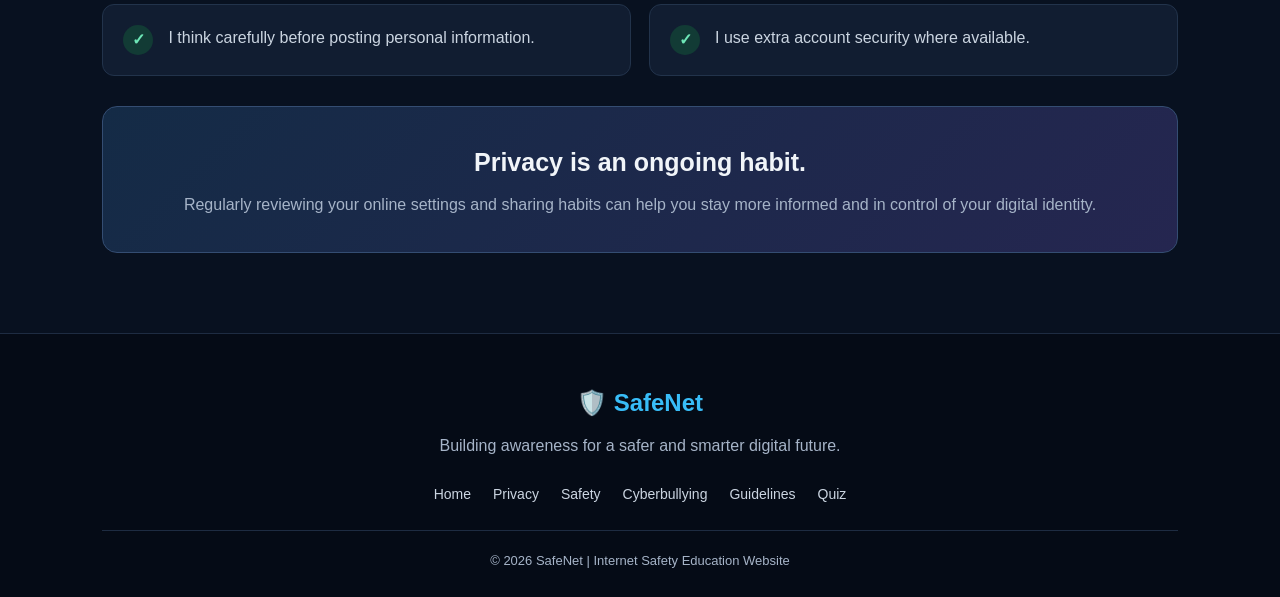
<file: privacy.html>
<!DOCTYPE html>
<html lang="en">
<head>
    <meta charset="UTF-8">
    <meta name="viewport" content="width=device-width, initial-scale=1.0">
    <title>Online Privacy | SafeNet</title>
    <link rel="stylesheet" href="style.css">
    <script src="script.js" defer></script>
</head>
<body>

    <!-- Navigation -->
    <header>
        <nav class="navbar">
            <div class="logo"><span class="logo-icon">🛡️</span> SafeNet</div>

            <ul class="nav-links">
                <li><a href="index.html">Home</a></li>
                <li><a href="privacy.html" class="active">Online Privacy</a></li>
                <li><a href="safety.html">Digital Safety</a></li>
                <li><a href="cyberbullying.html">Cyberbullying</a></li>
                <li><a href="guidelines.html">Guidelines</a></li>
                <li><a href="quiz.html">Quiz</a></li>
            </ul>
        </nav>
    </header>

    <!-- Hero -->
    <section class="topic-hero privacy-hero">
        <div class="topic-hero-content">
            <span class="section-tag">YOUR DATA. YOUR CONTROL.</span>

            <h1>Protect Your <span>Online Privacy</span></h1>

            <p>
                Your personal information is valuable.
                Learn what you share online, how your data may be used
                and how to make smarter privacy decisions.
            </p>

            <a href="#privacy-basics" class="btn primary">
                Learn Privacy Basics
            </a>
        </div>

        <div class="topic-hero-icon">🔐</div>
    </section>

    <!-- Privacy Basics -->
    <section class="content-section" id="privacy-basics">

        <div class="section-heading">
            <span class="section-tag">PRIVACY BASICS</span>
            <h2>What Is Online Privacy?</h2>

            <p>
                Online privacy refers to how your personal information,
                activities and digital identity are protected and
                controlled while using the internet.
            </p>
        </div>

        <div class="privacy-grid">

            <div class="privacy-info-card">
                <div class="info-icon">👤</div>
                <h3>Personal Information</h3>

                <p>
                    Information that can identify you or reveal
                    details about your life.
                </p>

                <ul>
                    <li>Full name</li>
                    <li>Phone number</li>
                    <li>Home address</li>
                    <li>School information</li>
                </ul>
            </div>

            <div class="privacy-info-card">
                <div class="info-icon">📱</div>
                <h3>Digital Footprint</h3>

                <p>
                    The traces of information you leave behind
                    when using the internet.
                </p>

                <ul>
                    <li>Posts and comments</li>
                    <li>Search activity</li>
                    <li>Uploaded pictures</li>
                    <li>Online interactions</li>
                </ul>
            </div>

            <div class="privacy-info-card">
                <div class="info-icon">🔑</div>
                <h3>Account Security</h3>

                <p>
                    Protecting your online accounts from
                    unauthorized access.
                </p>

                <ul>
                    <li>Strong passwords</li>
                    <li>Two-factor authentication</li>
                    <li>Account recovery settings</li>
                    <li>Secure login habits</li>
                </ul>
            </div>

        </div>
    </section>

    <!-- Why Privacy Matters -->
    <section class="content-section alternate-section">

        <div class="section-heading">
            <span class="section-tag">WHY IT MATTERS</span>
            <h2>Why Should You Protect Your Privacy?</h2>
        </div>

        <div class="privacy-benefits">

            <div class="benefit-item">
                <span>🛡️</span>

                <div>
                    <h3>Prevent Identity Misuse</h3>
                    <p>
                        Protect personal details that could be
                        misused by others.
                    </p>
                </div>
            </div>

            <div class="benefit-item">
                <span>🔒</span>

                <div>
                    <h3>Protect Your Accounts</h3>
                    <p>
                        Reduce the risk of unauthorized access
                        to your online accounts.
                    </p>
                </div>
            </div>

            <div class="benefit-item">
                <span>📷</span>

                <div>
                    <h3>Control What You Share</h3>
                    <p>
                        Decide what information, photos and
                        activities you want to share publicly.
                    </p>
                </div>
            </div>

            <div class="benefit-item">
                <span>🧠</span>

                <div>
                    <h3>Make Informed Decisions</h3>
                    <p>
                        Understand privacy policies, permissions
                        and the information apps request.
                    </p>
                </div>
            </div>

        </div>
    </section>

    <!-- Privacy Tips -->
    <section class="content-section">

        <div class="section-heading">
            <span class="section-tag">PRACTICAL TIPS</span>
            <h2>Ways to Protect Your Privacy</h2>

            <p>
                Small online habits can make a big difference
                in protecting your information.
            </p>
        </div>

        <div class="privacy-tips-grid">

            <div class="privacy-tip">
                <div class="tip-number">01</div>
                <h3>Use Strong Passwords</h3>
                <p>
                    Use long, unique passwords for different
                    accounts and avoid easily guessed information.
                </p>
            </div>

            <div class="privacy-tip">
                <div class="tip-number">02</div>
                <h3>Review Privacy Settings</h3>
                <p>
                    Check who can see your profile, posts,
                    pictures and personal information.
                </p>
            </div>

            <div class="privacy-tip">
                <div class="tip-number">03</div>
                <h3>Limit Data Sharing</h3>
                <p>
                    Avoid sharing sensitive information
                    unless it is genuinely necessary.
                </p>
            </div>

            <div class="privacy-tip">
                <div class="tip-number">04</div>
                <h3>Check App Permissions</h3>
                <p>
                    Review whether apps really need access
                    to your location, camera or contacts.
                </p>
            </div>

            <div class="privacy-tip">
                <div class="tip-number">05</div>
                <h3>Think Before Posting</h3>
                <p>
                    Consider whether a post could reveal
                    private details or cause problems later.
                </p>
            </div>

            <div class="privacy-tip">
                <div class="tip-number">06</div>
                <h3>Enable Extra Protection</h3>
                <p>
                    Use two-factor authentication when available
                    to add another layer of account security.
                </p>
            </div>

        </div>
    </section>

    <!-- Information to Avoid Sharing -->
    <section class="content-section privacy-warning-section">

        <div class="privacy-warning">
            <div class="warning-icon">⚠️</div>

            <div>
                <span class="section-tag">BE CAREFUL</span>
                <h2>Think Carefully Before Sharing</h2>

                <p>
                    Never casually share sensitive information
                    with strangers, unknown websites or
                    unverified online contacts.
                </p>

                <ul>
                    <li>Passwords and OTPs</li>
                    <li>Banking and payment details</li>
                    <li>Private documents</li>
                    <li>Live location with unknown people</li>
                    <li>Private photographs or personal information</li>
                </ul>
            </div>
        </div>
    </section>

    <!-- Social Media Privacy -->
    <section class="content-section alternate-section">

        <div class="section-heading">
            <span class="section-tag">SOCIAL MEDIA PRIVACY</span>
            <h2>Manage Your Digital Identity</h2>

            <p>
                Social media allows us to connect with others, but
                our profiles may reveal more information than we intend.
                Understanding privacy controls helps us manage what we share.
            </p>
        </div>

        <div class="social-privacy-grid">

            <div class="social-privacy-card">
                <div class="info-icon">👥</div>
                <h3>Control Your Audience</h3>
                <p>
                    Review who can view your posts, stories, profile
                    information and activity. Avoid assuming that
                    every online audience is trustworthy.
                </p>
            </div>

            <div class="social-privacy-card">
                <div class="info-icon">📍</div>
                <h3>Be Careful With Location</h3>
                <p>
                    Avoid publicly sharing your live location,
                    daily routines, travel plans or details that
                    reveal where you regularly spend time.
                </p>
            </div>

            <div class="social-privacy-card">
                <div class="info-icon">📸</div>
                <h3>Review Before Uploading</h3>
                <p>
                    Photos may reveal backgrounds, documents,
                    school details or other information that
                    you did not intend to share.
                </p>
            </div>

            <div class="social-privacy-card">
                <div class="info-icon">🧑‍🤝‍🧑</div>
                <h3>Choose Connections Carefully</h3>
                <p>
                    Do not accept every friend or follower request.
                    Unknown accounts may not be who they claim to be.
                </p>
            </div>

        </div>
    </section>

    <!-- Cookies and Tracking -->
    <section class="content-section">

        <div class="section-heading">
            <span class="section-tag">WEBSITE TRACKING</span>
            <h2>Understanding Cookies</h2>

            <p>
                Cookies are small pieces of information stored by
                websites in your browser. They can help websites
                remember settings and understand activity.
            </p>
        </div>

        <div class="cookie-layout">

            <div class="cookie-card">
                <div class="info-icon">🍪</div>
                <h3>What Are Cookies?</h3>

                <p>
                    Cookies may remember your login session,
                    language preferences, shopping cart or
                    other website settings.
                </p>
            </div>

            <div class="cookie-card">
                <div class="info-icon">📊</div>
                <h3>Why Are They Used?</h3>

                <p>
                    Some cookies support website functionality,
                    while others may help measure website usage
                    or personalize advertisements.
                </p>
            </div>

            <div class="cookie-card">
                <div class="info-icon">⚙️</div>
                <h3>Manage Cookie Preferences</h3>

                <p>
                    Review cookie notices and browser settings.
                    Where available, choose whether optional
                    tracking cookies are allowed.
                </p>
            </div>

        </div>

        <div class="cookie-note">
            <strong>Privacy reminder:</strong>
            Essential cookies may be needed for a website to work.
            Optional cookies may serve other purposes.
            Read the cookie notice instead of automatically
            accepting every option.
        </div>
    </section>

    <!-- Privacy Scenarios -->
    <section class="content-section alternate-section">

        <div class="section-heading">
            <span class="section-tag">REAL-LIFE EXAMPLES</span>
            <h2>Privacy Decisions in Everyday Life</h2>

            <p>
                Everyday online activities can involve privacy risks.
                Consider how you would respond to these situations.
            </p>
        </div>

        <div class="scenario-grid">

            <div class="scenario-card">
                <span class="scenario-label">SCENARIO 01</span>
                <h3>A Stranger Requests Your Details</h3>

                <p>
                    Someone online asks for your phone number,
                    school name and personal photographs.
                </p>

                <div class="scenario-response">
                    <strong>Safer response:</strong>
                    Do not share the information. Block or report
                    the account if necessary and tell a trusted adult.
                </div>
            </div>

            <div class="scenario-card">
                <span class="scenario-label">SCENARIO 02</span>
                <h3>An App Requests Many Permissions</h3>

                <p>
                    A simple app requests access to your contacts,
                    microphone, location and photographs.
                </p>

                <div class="scenario-response">
                    <strong>Safer response:</strong>
                    Review whether these permissions are necessary.
                    Deny unnecessary access and consider using
                    another app if appropriate.
                </div>
            </div>

            <div class="scenario-card">
                <span class="scenario-label">SCENARIO 03</span>
                <h3>You Want to Post a Photograph</h3>

                <p>
                    Your photograph contains personal documents
                    or location details in the background.
                </p>

                <div class="scenario-response">
                    <strong>Safer response:</strong>
                    Check the photograph carefully and remove
                    or hide sensitive information before sharing.
                </div>
            </div>

            <div class="scenario-card">
                <span class="scenario-label">SCENARIO 04</span>
                <h3>You Receive a Privacy Alert</h3>

                <p>
                    You receive a message claiming that your account
                    will be closed unless you immediately click a link.
                </p>

                <div class="scenario-response">
                    <strong>Safer response:</strong>
                    Do not click the message link. Check your
                    account using the official website or app.
                </div>
            </div>

        </div>
    </section>

    <!-- Privacy Self Check -->
    <section class="content-section">

        <div class="section-heading">
            <span class="section-tag">PERSONAL PRIVACY CHECK</span>
            <h2>Review Your Privacy Habits</h2>

            <p>
                Use these reminders to think about the privacy
                habits you can improve.
            </p>
        </div>

        <div class="privacy-self-check">

            <div class="self-check-item">
                <span class="check-symbol">✓</span>
                <p>I review privacy settings on my social media accounts.</p>
            </div>

            <div class="self-check-item">
                <span class="check-symbol">✓</span>
                <p>I use unique passwords for important accounts.</p>
            </div>

            <div class="self-check-item">
                <span class="check-symbol">✓</span>
                <p>I never share OTPs or passwords with others.</p>
            </div>

            <div class="self-check-item">
                <span class="check-symbol">✓</span>
                <p>I check app permissions before allowing access.</p>
            </div>

            <div class="self-check-item">
                <span class="check-symbol">✓</span>
                <p>I think carefully before posting personal information.</p>
            </div>

            <div class="self-check-item">
                <span class="check-symbol">✓</span>
                <p>I use extra account security where available.</p>
            </div>

        </div>

        <div class="self-check-message">
            <h3>Privacy is an ongoing habit.</h3>
            <p>
                Regularly reviewing your online settings and
                sharing habits can help you stay more informed
                and in control of your digital identity.
            </p>
        </div>

    </section>


    <!-- Footer -->
    <footer class="footer">
        <div class="footer-content">
            <h2>🛡️ SafeNet</h2>

            <p>
                Building awareness for a safer and smarter
                digital future.
            </p>

            <div class="footer-links">
                <a href="index.html">Home</a>
                <a href="privacy.html">Privacy</a>
                <a href="safety.html">Safety</a>
                <a href="cyberbullying.html">Cyberbullying</a>
                <a href="guidelines.html">Guidelines</a>
                <a href="quiz.html">Quiz</a>
            </div>

            <p class="copyright">
                © 2026 SafeNet | Internet Safety Education Website
            </p>
        </div>
    </footer>

</body>
</html>
</file>
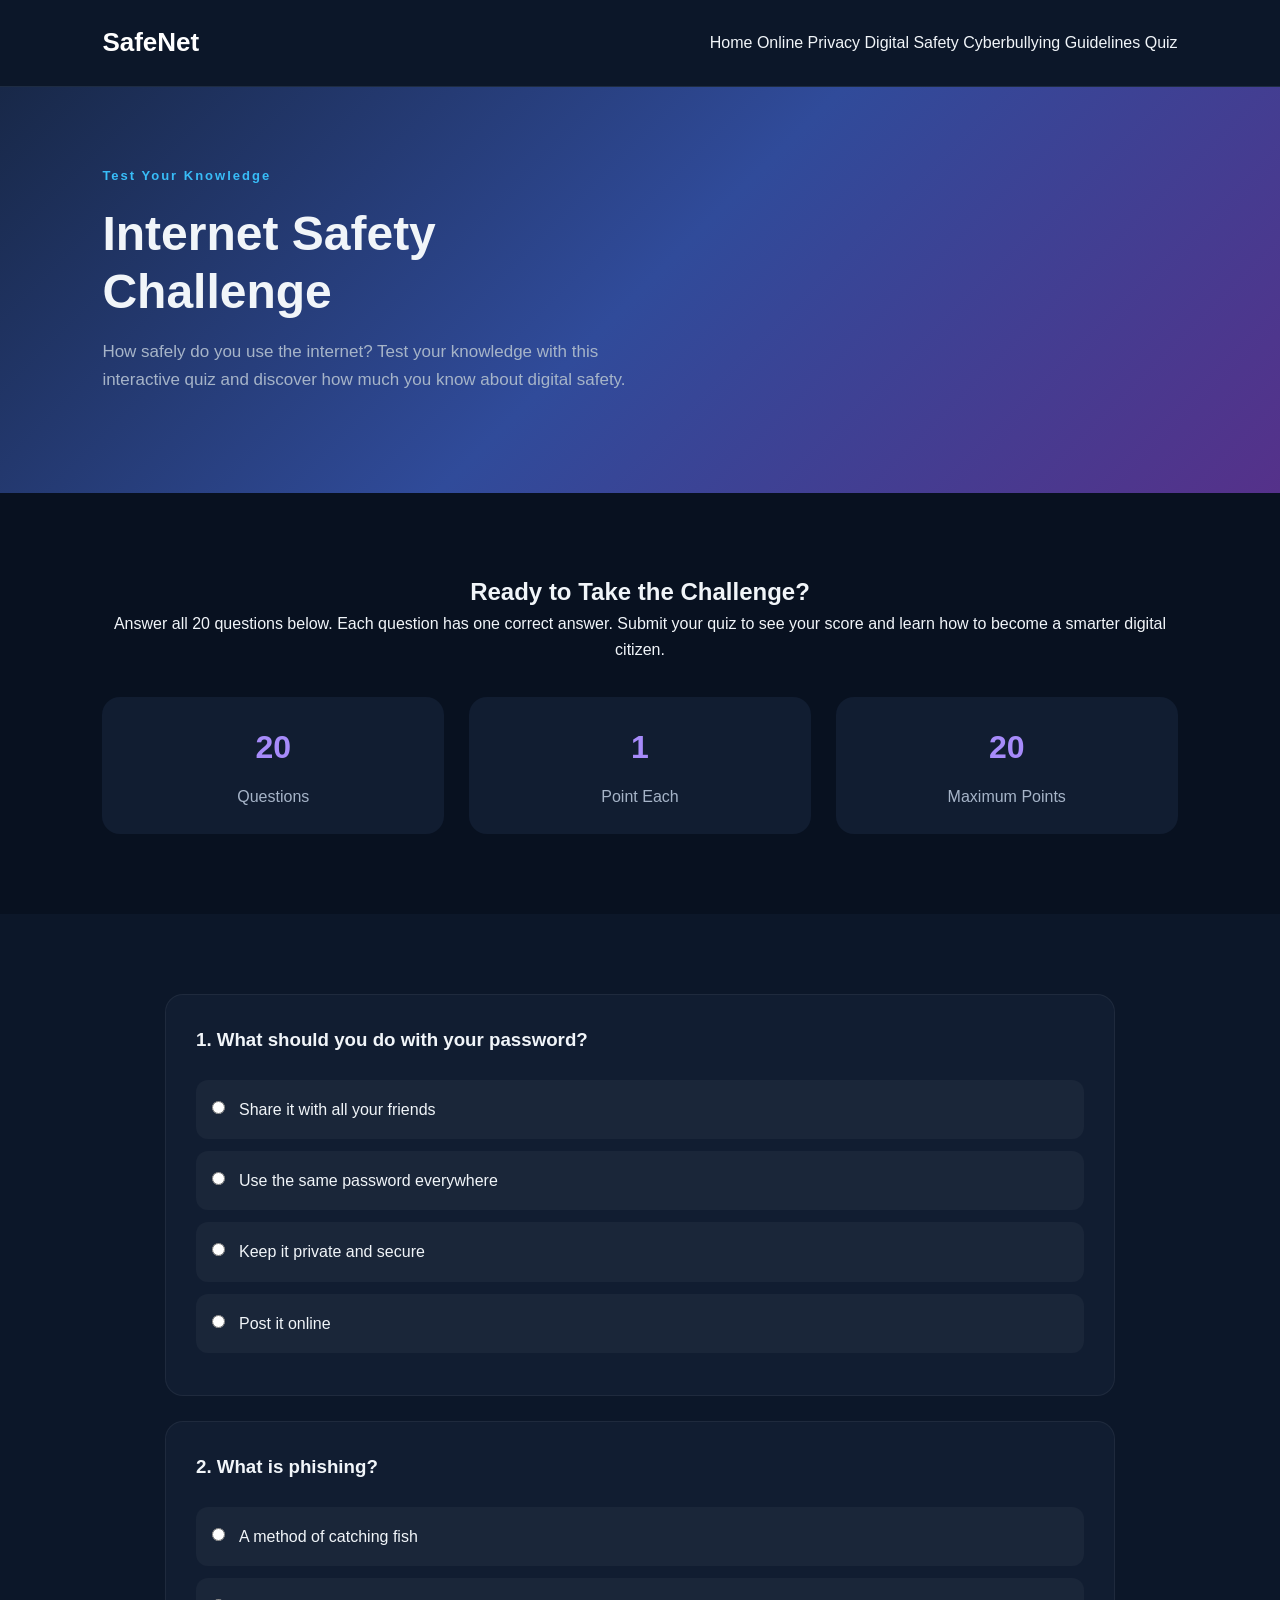
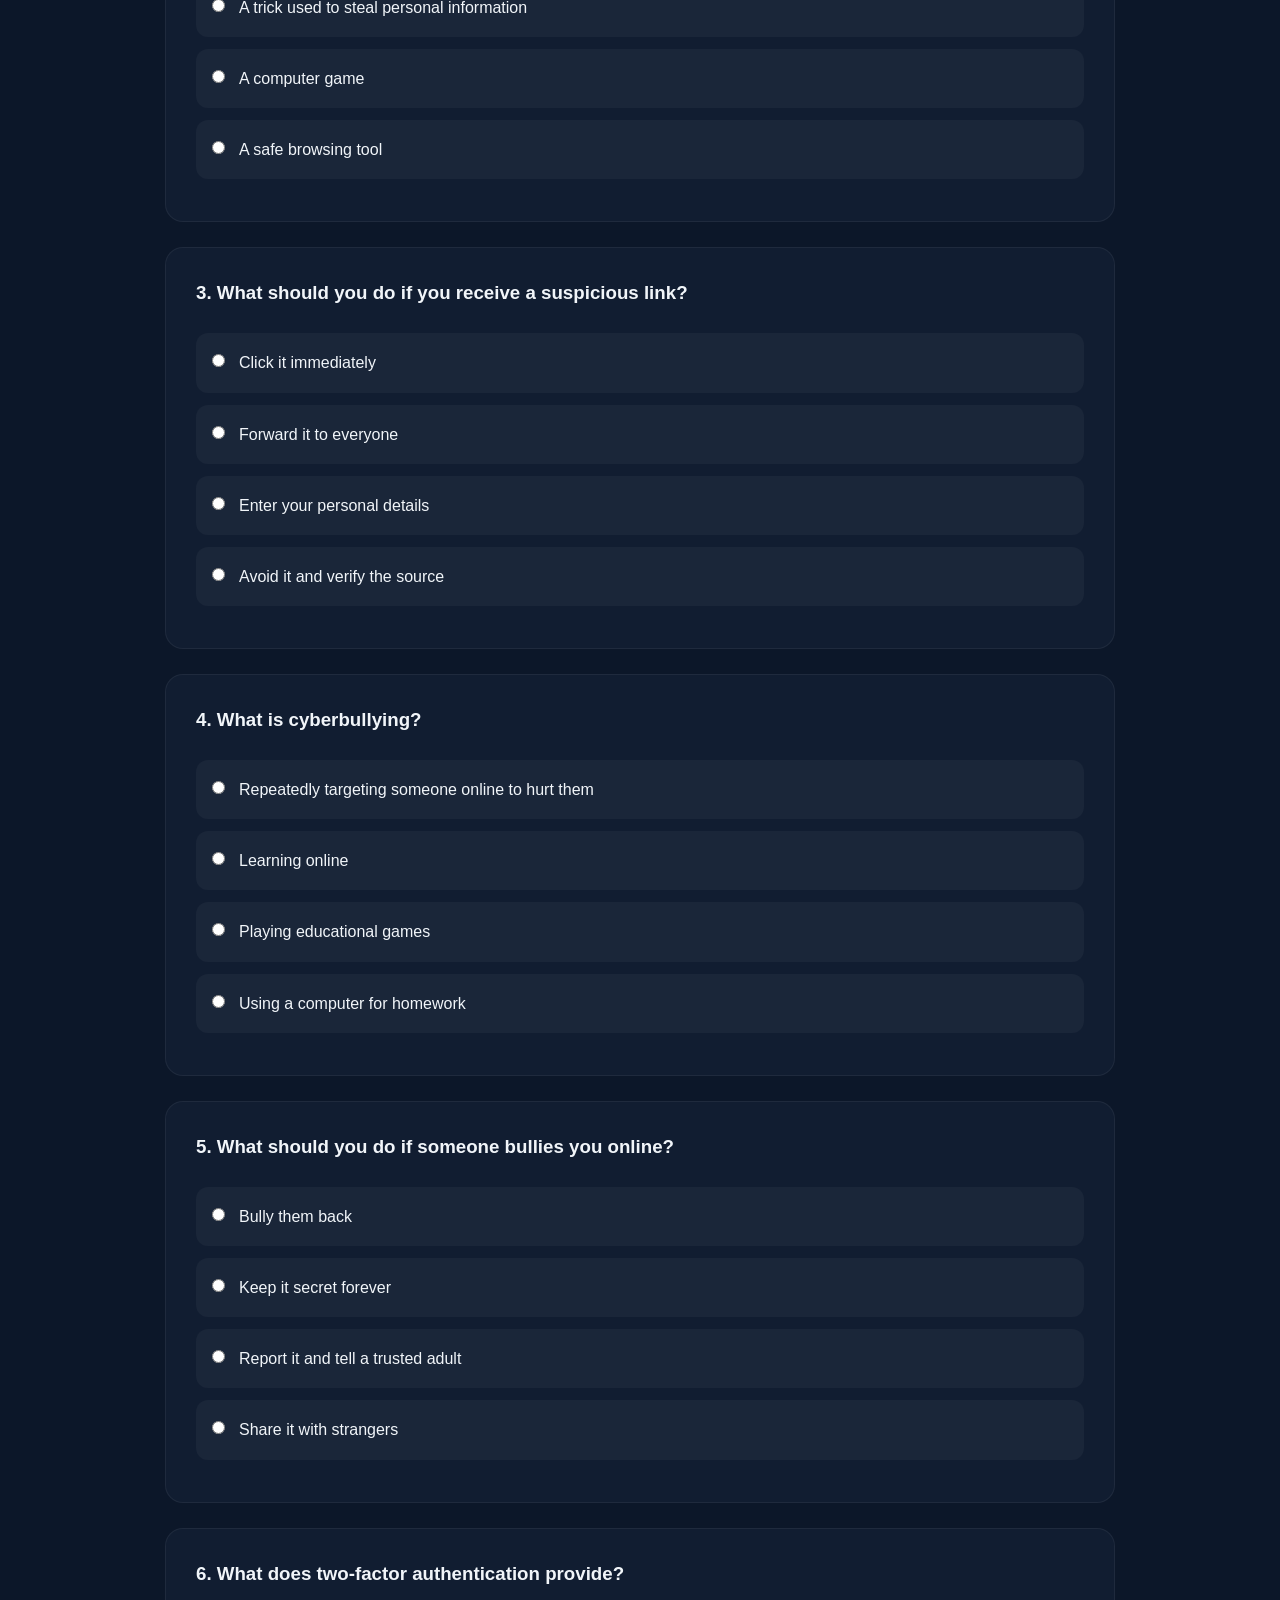
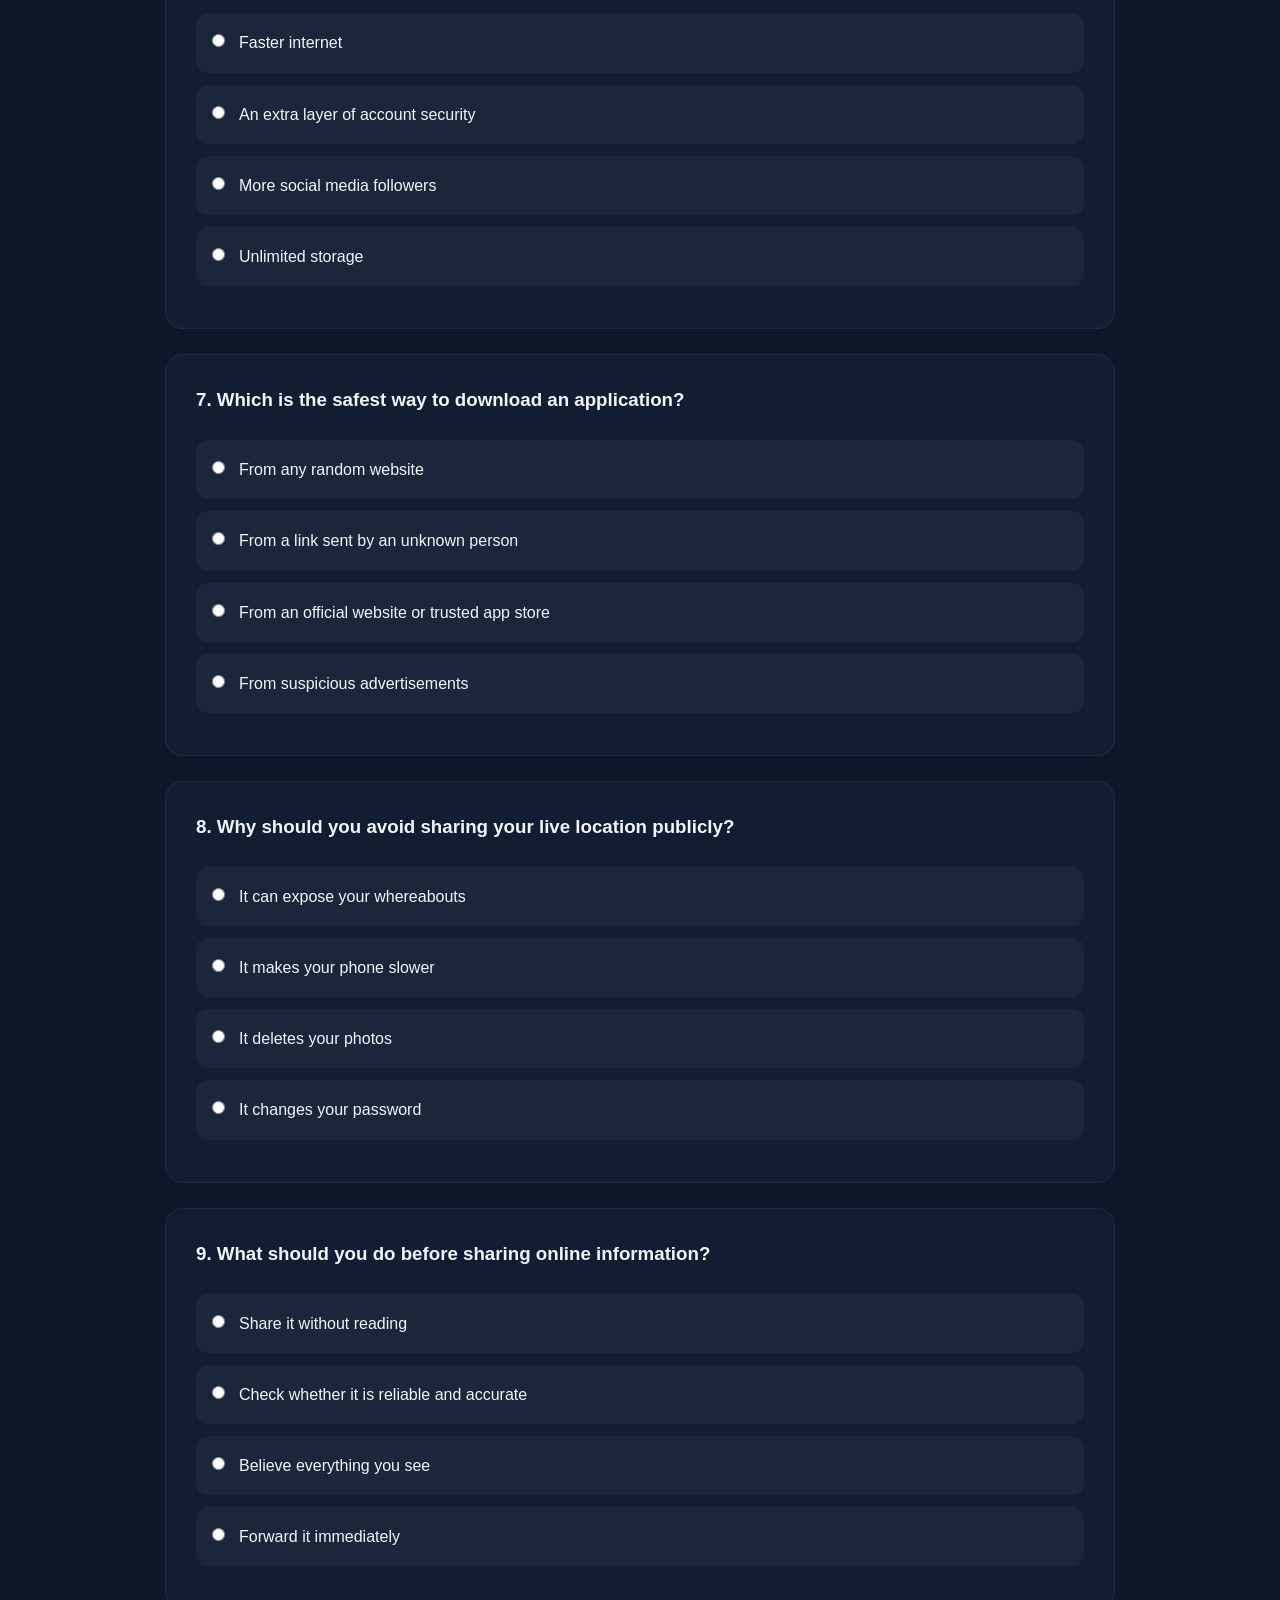
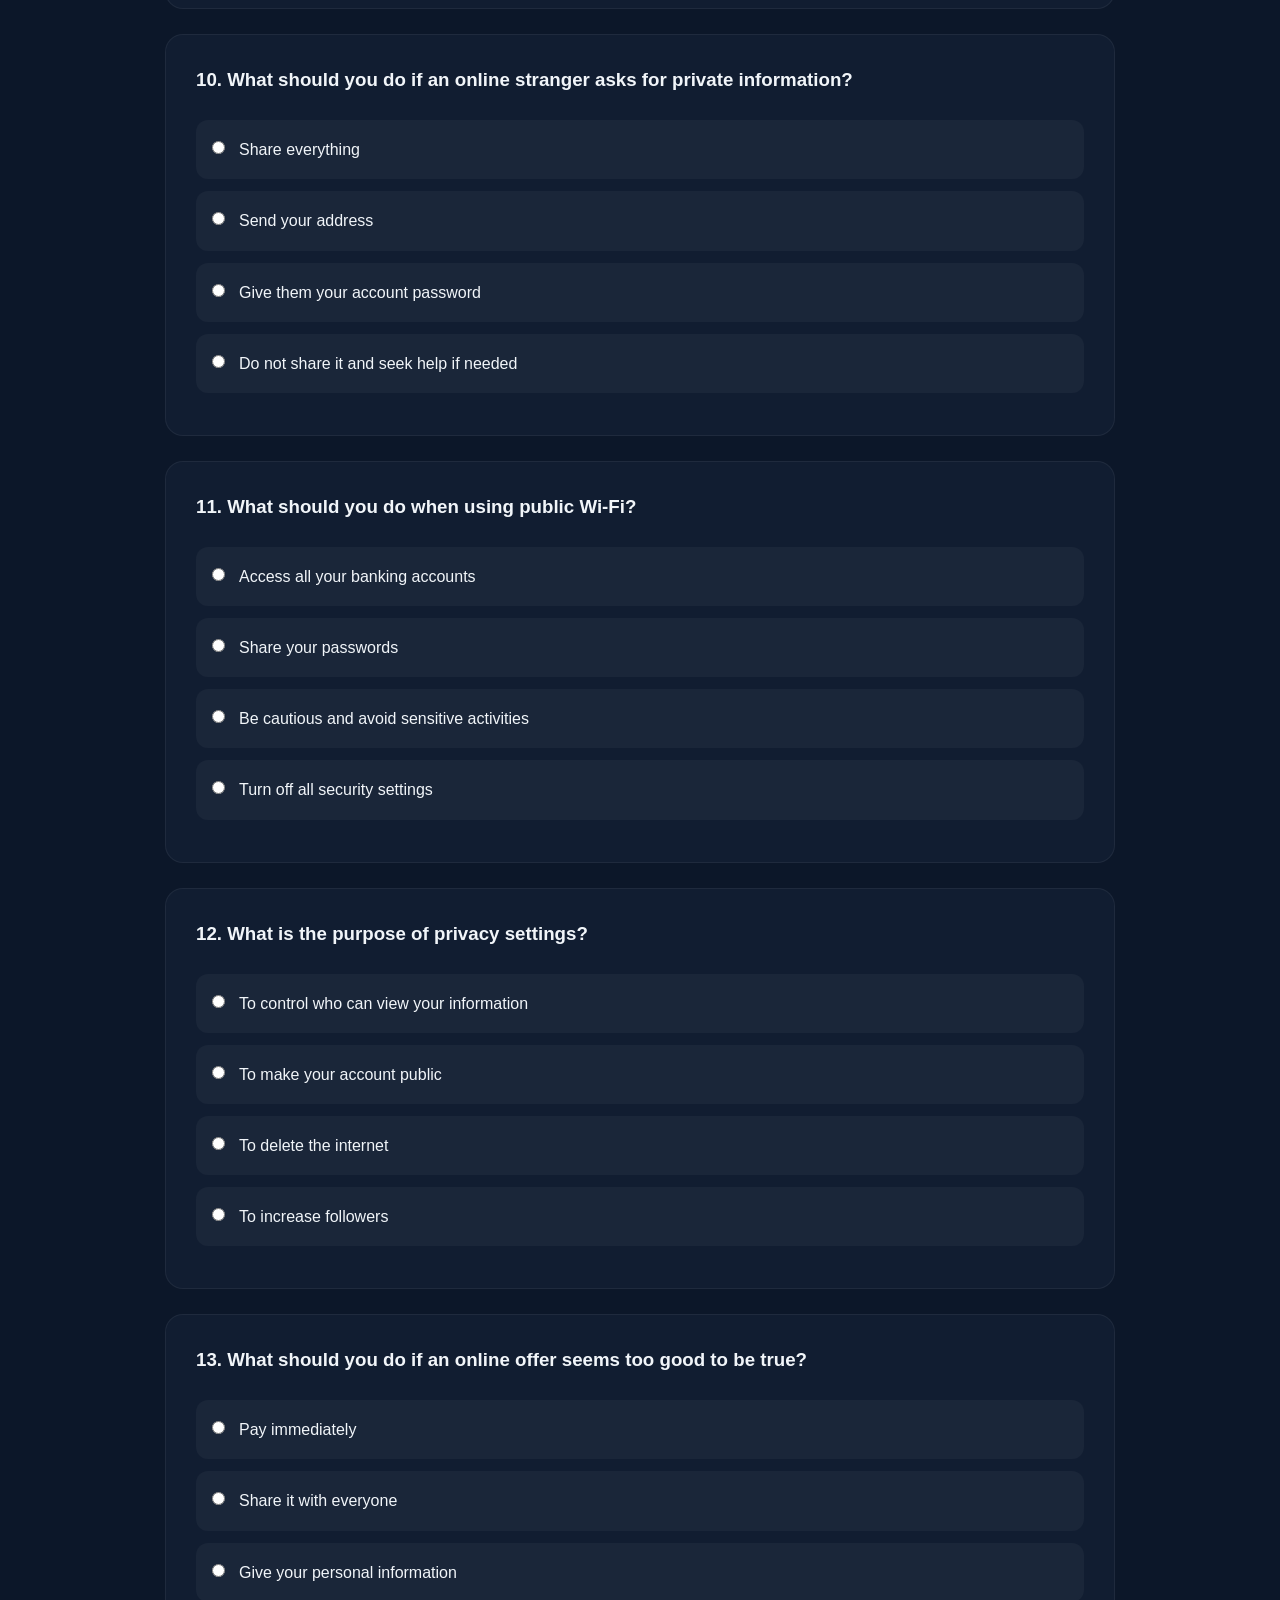
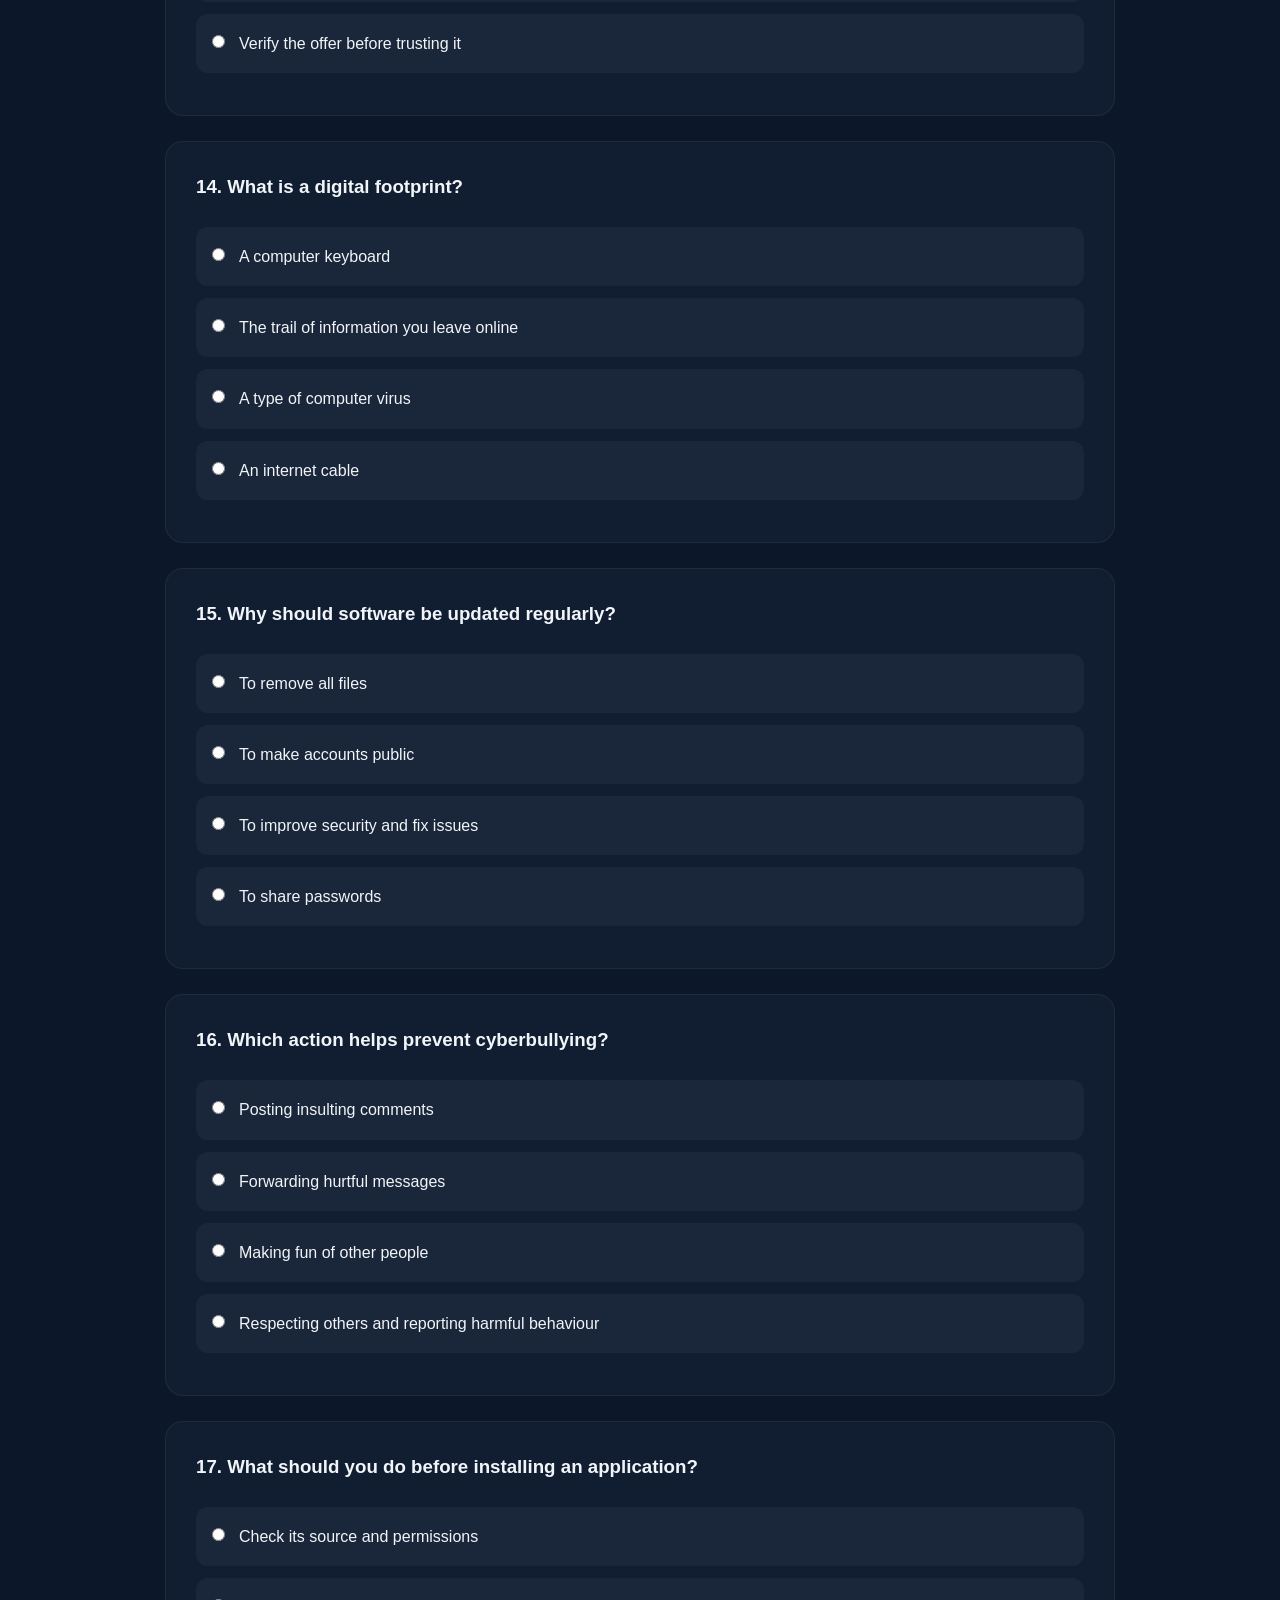
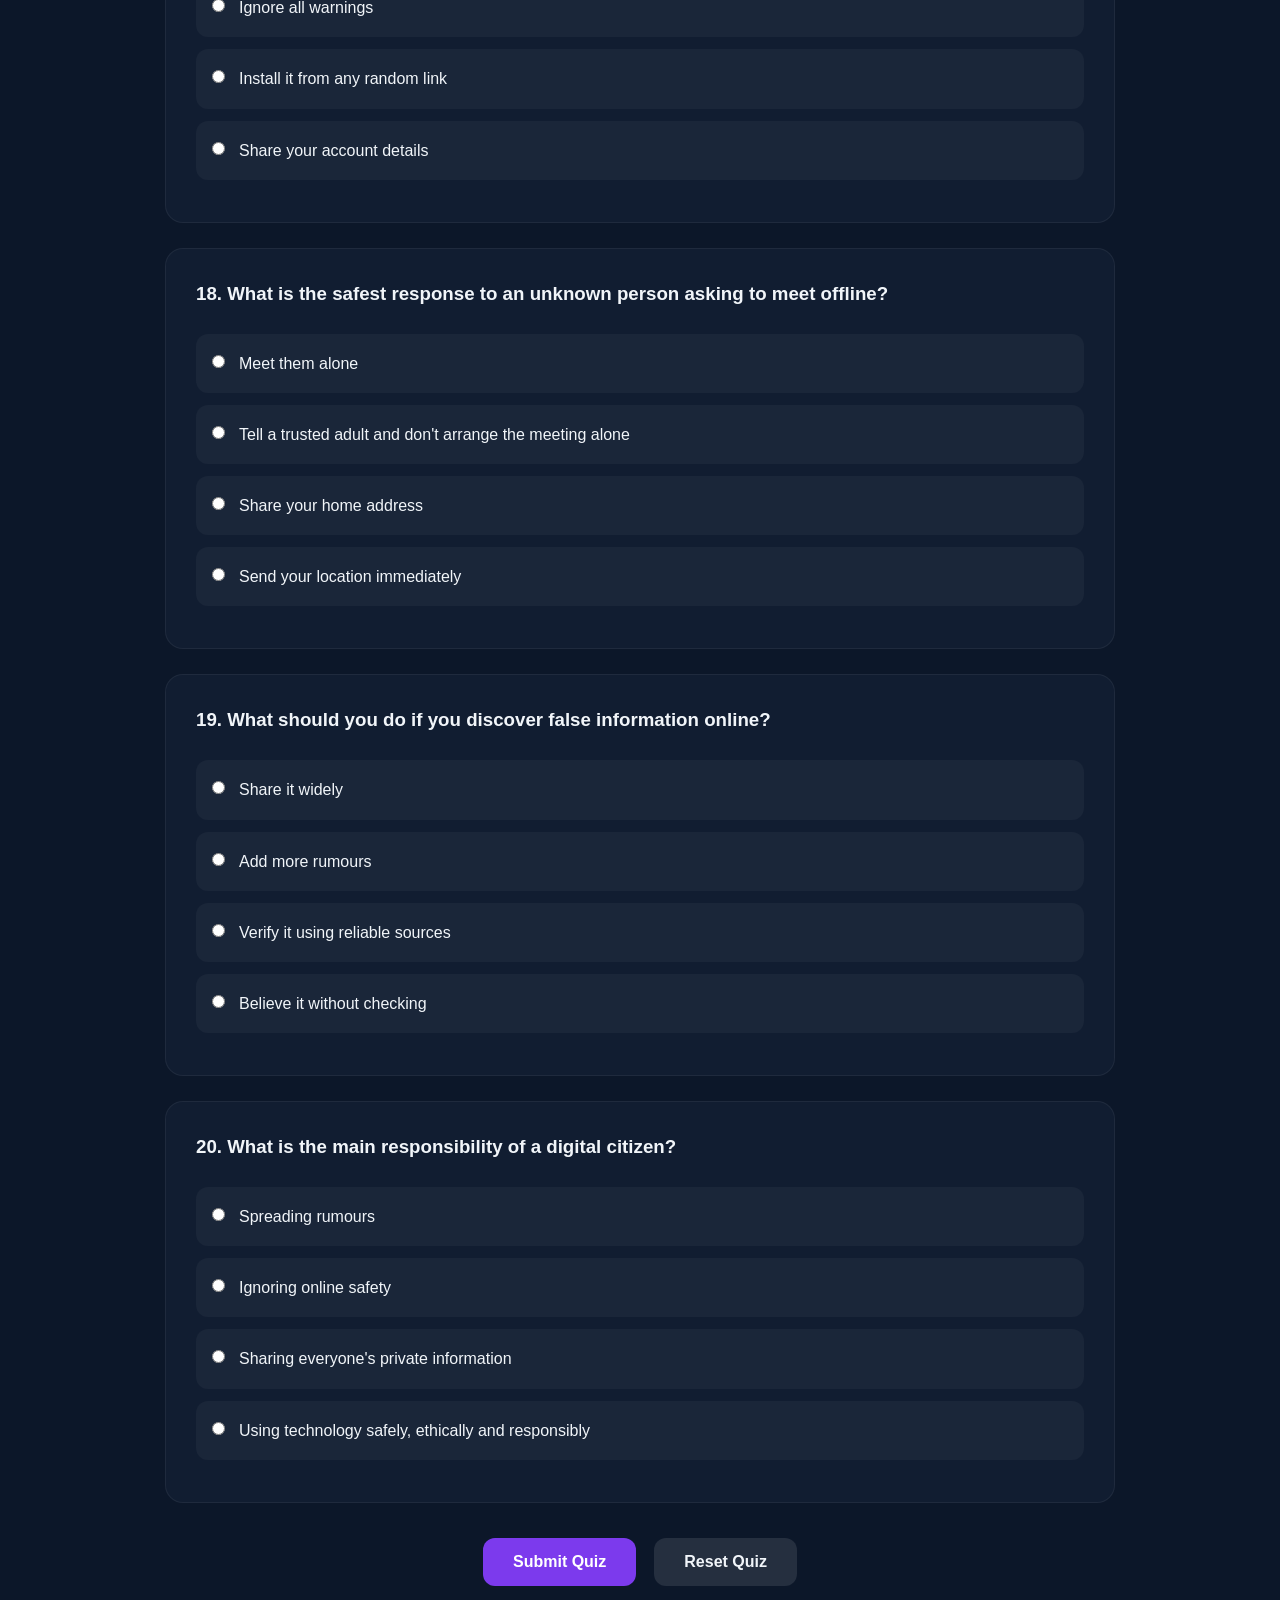
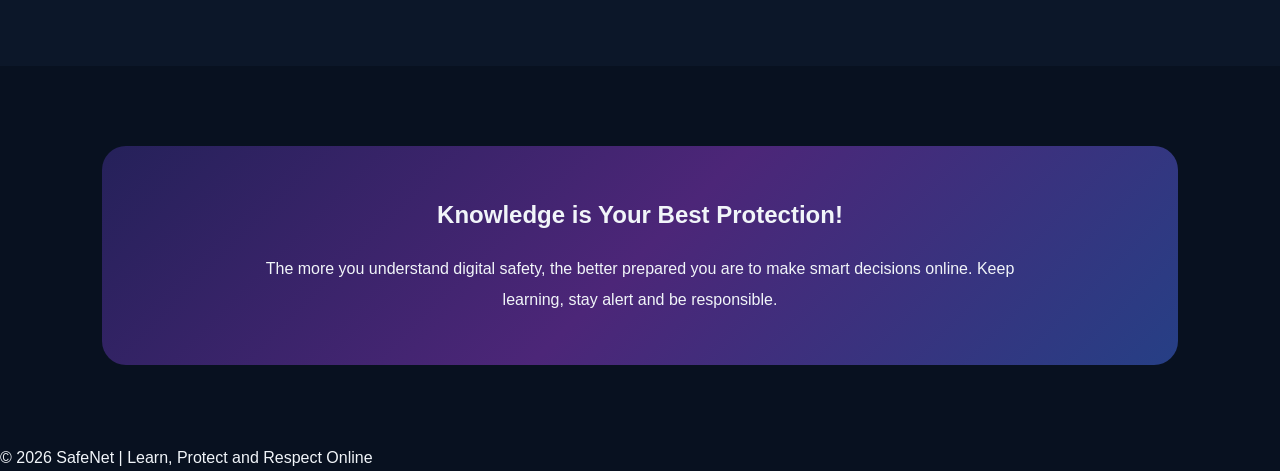
<file: quiz.html>
<!DOCTYPE html>
<html lang="en">
<head>
    <meta charset="UTF-8">
    <meta name="viewport" content="width=device-width, initial-scale=1.0">
    <title>Internet Safety Quiz | SafeNet</title>
    <link rel="stylesheet" href="style.css">
    <script src="script.js" defer></script>
</head>
<body>

<header class="navbar">
    <div class="logo">SafeNet</div>
    <nav>
        <a href="index.html">Home</a>
        <a href="privacy.html">Online Privacy</a>
        <a href="safety.html">Digital Safety</a>
        <a href="cyberbullying.html">Cyberbullying</a>
        <a href="guidelines.html">Guidelines</a>
        <a href="quiz.html">Quiz</a>
    </nav>
</header>

<section class="topic-hero quiz-hero">
    <div class="hero-content">
        <span class="hero-tag">Test Your Knowledge</span>
        <h1>Internet Safety<br>Challenge</h1>
        <p>
            How safely do you use the internet?
            Test your knowledge with this interactive quiz
            and discover how much you know about digital safety.
        </p>
    </div>
</section>

<section class="content-section quiz-intro">
    <h2>Ready to Take the Challenge?</h2>
    <p class="section-description">
        Answer all 20 questions below. Each question has one
        correct answer. Submit your quiz to see your score
        and learn how to become a smarter digital citizen.
    </p>

    <div class="quiz-info">
        <div class="quiz-info-item">
            <h3>20</h3>
            <p>Questions</p>
        </div>

        <div class="quiz-info-item">
            <h3>1</h3>
            <p>Point Each</p>
        </div>

        <div class="quiz-info-item">
            <h3>20</h3>
            <p>Maximum Points</p>
        </div>
    </div>
</section>

<section class="content-section alternate-section">
    <div class="quiz-container">

        <form id="safetyQuiz">

            <div class="quiz-question">
                <h3>1. What should you do with your password?</h3>
                <label class="quiz-option"><input type="radio" name="q1" value="a"> Share it with all your friends</label>
                <label class="quiz-option"><input type="radio" name="q1" value="b"> Use the same password everywhere</label>
                <label class="quiz-option"><input type="radio" name="q1" value="c"> Keep it private and secure</label>
                <label class="quiz-option"><input type="radio" name="q1" value="d"> Post it online</label>
            </div>

            <div class="quiz-question">
                <h3>2. What is phishing?</h3>
                <label class="quiz-option"><input type="radio" name="q2" value="a"> A method of catching fish</label>
                <label class="quiz-option"><input type="radio" name="q2" value="b"> A trick used to steal personal information</label>
                <label class="quiz-option"><input type="radio" name="q2" value="c"> A computer game</label>
                <label class="quiz-option"><input type="radio" name="q2" value="d"> A safe browsing tool</label>
            </div>

            <div class="quiz-question">
                <h3>3. What should you do if you receive a suspicious link?</h3>
                <label class="quiz-option"><input type="radio" name="q3" value="a"> Click it immediately</label>
                <label class="quiz-option"><input type="radio" name="q3" value="b"> Forward it to everyone</label>
                <label class="quiz-option"><input type="radio" name="q3" value="c"> Enter your personal details</label>
                <label class="quiz-option"><input type="radio" name="q3" value="d"> Avoid it and verify the source</label>
            </div>

            <div class="quiz-question">
                <h3>4. What is cyberbullying?</h3>
                <label class="quiz-option"><input type="radio" name="q4" value="a"> Repeatedly targeting someone online to hurt them</label>
                <label class="quiz-option"><input type="radio" name="q4" value="b"> Learning online</label>
                <label class="quiz-option"><input type="radio" name="q4" value="c"> Playing educational games</label>
                <label class="quiz-option"><input type="radio" name="q4" value="d"> Using a computer for homework</label>
            </div>

            <div class="quiz-question">
                <h3>5. What should you do if someone bullies you online?</h3>
                <label class="quiz-option"><input type="radio" name="q5" value="a"> Bully them back</label>
                <label class="quiz-option"><input type="radio" name="q5" value="b"> Keep it secret forever</label>
                <label class="quiz-option"><input type="radio" name="q5" value="c"> Report it and tell a trusted adult</label>
                <label class="quiz-option"><input type="radio" name="q5" value="d"> Share it with strangers</label>
            </div>

            <div class="quiz-question">
                <h3>6. What does two-factor authentication provide?</h3>
                <label class="quiz-option"><input type="radio" name="q6" value="a"> Faster internet</label>
                <label class="quiz-option"><input type="radio" name="q6" value="b"> An extra layer of account security</label>
                <label class="quiz-option"><input type="radio" name="q6" value="c"> More social media followers</label>
                <label class="quiz-option"><input type="radio" name="q6" value="d"> Unlimited storage</label>
            </div>

            <div class="quiz-question">
                <h3>7. Which is the safest way to download an application?</h3>
                <label class="quiz-option"><input type="radio" name="q7" value="a"> From any random website</label>
                <label class="quiz-option"><input type="radio" name="q7" value="b"> From a link sent by an unknown person</label>
                <label class="quiz-option"><input type="radio" name="q7" value="c"> From an official website or trusted app store</label>
                <label class="quiz-option"><input type="radio" name="q7" value="d"> From suspicious advertisements</label>
            </div>

            <div class="quiz-question">
                <h3>8. Why should you avoid sharing your live location publicly?</h3>
                <label class="quiz-option"><input type="radio" name="q8" value="a"> It can expose your whereabouts</label>
                <label class="quiz-option"><input type="radio" name="q8" value="b"> It makes your phone slower</label>
                <label class="quiz-option"><input type="radio" name="q8" value="c"> It deletes your photos</label>
                <label class="quiz-option"><input type="radio" name="q8" value="d"> It changes your password</label>
            </div>

            <div class="quiz-question">
                <h3>9. What should you do before sharing online information?</h3>
                <label class="quiz-option"><input type="radio" name="q9" value="a"> Share it without reading</label>
                <label class="quiz-option"><input type="radio" name="q9" value="b"> Check whether it is reliable and accurate</label>
                <label class="quiz-option"><input type="radio" name="q9" value="c"> Believe everything you see</label>
                <label class="quiz-option"><input type="radio" name="q9" value="d"> Forward it immediately</label>
            </div>

            <div class="quiz-question">
                <h3>10. What should you do if an online stranger asks for private information?</h3>
                <label class="quiz-option"><input type="radio" name="q10" value="a"> Share everything</label>
                <label class="quiz-option"><input type="radio" name="q10" value="b"> Send your address</label>
                <label class="quiz-option"><input type="radio" name="q10" value="c"> Give them your account password</label>
                <label class="quiz-option"><input type="radio" name="q10" value="d"> Do not share it and seek help if needed</label>
            </div>

            <div class="quiz-question">
                <h3>11. What should you do when using public Wi-Fi?</h3>
                <label class="quiz-option"><input type="radio" name="q11" value="a"> Access all your banking accounts</label>
                <label class="quiz-option"><input type="radio" name="q11" value="b"> Share your passwords</label>
                <label class="quiz-option"><input type="radio" name="q11" value="c"> Be cautious and avoid sensitive activities</label>
                <label class="quiz-option"><input type="radio" name="q11" value="d"> Turn off all security settings</label>
            </div>

            <div class="quiz-question">
                <h3>12. What is the purpose of privacy settings?</h3>
                <label class="quiz-option"><input type="radio" name="q12" value="a"> To control who can view your information</label>
                <label class="quiz-option"><input type="radio" name="q12" value="b"> To make your account public</label>
                <label class="quiz-option"><input type="radio" name="q12" value="c"> To delete the internet</label>
                <label class="quiz-option"><input type="radio" name="q12" value="d"> To increase followers</label>
            </div>

            <div class="quiz-question">
                <h3>13. What should you do if an online offer seems too good to be true?</h3>
                <label class="quiz-option"><input type="radio" name="q13" value="a"> Pay immediately</label>
                <label class="quiz-option"><input type="radio" name="q13" value="b"> Share it with everyone</label>
                <label class="quiz-option"><input type="radio" name="q13" value="c"> Give your personal information</label>
                <label class="quiz-option"><input type="radio" name="q13" value="d"> Verify the offer before trusting it</label>
            </div>

            <div class="quiz-question">
                <h3>14. What is a digital footprint?</h3>
                <label class="quiz-option"><input type="radio" name="q14" value="a"> A computer keyboard</label>
                <label class="quiz-option"><input type="radio" name="q14" value="b"> The trail of information you leave online</label>
                <label class="quiz-option"><input type="radio" name="q14" value="c"> A type of computer virus</label>
                <label class="quiz-option"><input type="radio" name="q14" value="d"> An internet cable</label>
            </div>

            <div class="quiz-question">
                <h3>15. Why should software be updated regularly?</h3>
                <label class="quiz-option"><input type="radio" name="q15" value="a"> To remove all files</label>
                <label class="quiz-option"><input type="radio" name="q15" value="b"> To make accounts public</label>
                <label class="quiz-option"><input type="radio" name="q15" value="c"> To improve security and fix issues</label>
                <label class="quiz-option"><input type="radio" name="q15" value="d"> To share passwords</label>
            </div>

            <div class="quiz-question">
                <h3>16. Which action helps prevent cyberbullying?</h3>
                <label class="quiz-option"><input type="radio" name="q16" value="a"> Posting insulting comments</label>
                <label class="quiz-option"><input type="radio" name="q16" value="b"> Forwarding hurtful messages</label>
                <label class="quiz-option"><input type="radio" name="q16" value="c"> Making fun of other people</label>
                <label class="quiz-option"><input type="radio" name="q16" value="d"> Respecting others and reporting harmful behaviour</label>
            </div>

            <div class="quiz-question">
                <h3>17. What should you do before installing an application?</h3>
                <label class="quiz-option"><input type="radio" name="q17" value="a"> Check its source and permissions</label>
                <label class="quiz-option"><input type="radio" name="q17" value="b"> Ignore all warnings</label>
                <label class="quiz-option"><input type="radio" name="q17" value="c"> Install it from any random link</label>
                <label class="quiz-option"><input type="radio" name="q17" value="d"> Share your account details</label>
            </div>

            <div class="quiz-question">
                <h3>18. What is the safest response to an unknown person asking to meet offline?</h3>
                <label class="quiz-option"><input type="radio" name="q18" value="a"> Meet them alone</label>
                <label class="quiz-option"><input type="radio" name="q18" value="b"> Tell a trusted adult and don't arrange the meeting alone</label>
                <label class="quiz-option"><input type="radio" name="q18" value="c"> Share your home address</label>
                <label class="quiz-option"><input type="radio" name="q18" value="d"> Send your location immediately</label>
            </div>

            <div class="quiz-question">
                <h3>19. What should you do if you discover false information online?</h3>
                <label class="quiz-option"><input type="radio" name="q19" value="a"> Share it widely</label>
                <label class="quiz-option"><input type="radio" name="q19" value="b"> Add more rumours</label>
                <label class="quiz-option"><input type="radio" name="q19" value="c"> Verify it using reliable sources</label>
                <label class="quiz-option"><input type="radio" name="q19" value="d"> Believe it without checking</label>
            </div>

            <div class="quiz-question">
                <h3>20. What is the main responsibility of a digital citizen?</h3>
                <label class="quiz-option"><input type="radio" name="q20" value="a"> Spreading rumours</label>
                <label class="quiz-option"><input type="radio" name="q20" value="b"> Ignoring online safety</label>
                <label class="quiz-option"><input type="radio" name="q20" value="c"> Sharing everyone's private information</label>
                <label class="quiz-option"><input type="radio" name="q20" value="d"> Using technology safely, ethically and responsibly</label>
            </div>

            <div class="quiz-buttons">
                <button type="submit" class="quiz-submit-btn">
                    Submit Quiz
                </button>

                <button type="reset" class="quiz-reset-btn" id="resetQuiz">
                    Reset Quiz
                </button>
            </div>

        </form>

        <div id="quizResult" class="quiz-result" aria-live="polite"></div>

    </div>
</section>

<section class="content-section">
    <div class="quiz-bottom-banner">
        <h2>Knowledge is Your Best Protection!</h2>
        <p>
            The more you understand digital safety, the better
            prepared you are to make smart decisions online.
            Keep learning, stay alert and be responsible.
        </p>
    </div>
</section>

<footer>
    <p>© 2026 SafeNet | Learn, Protect and Respect Online</p>
</footer>

</body>
</html>
</file>
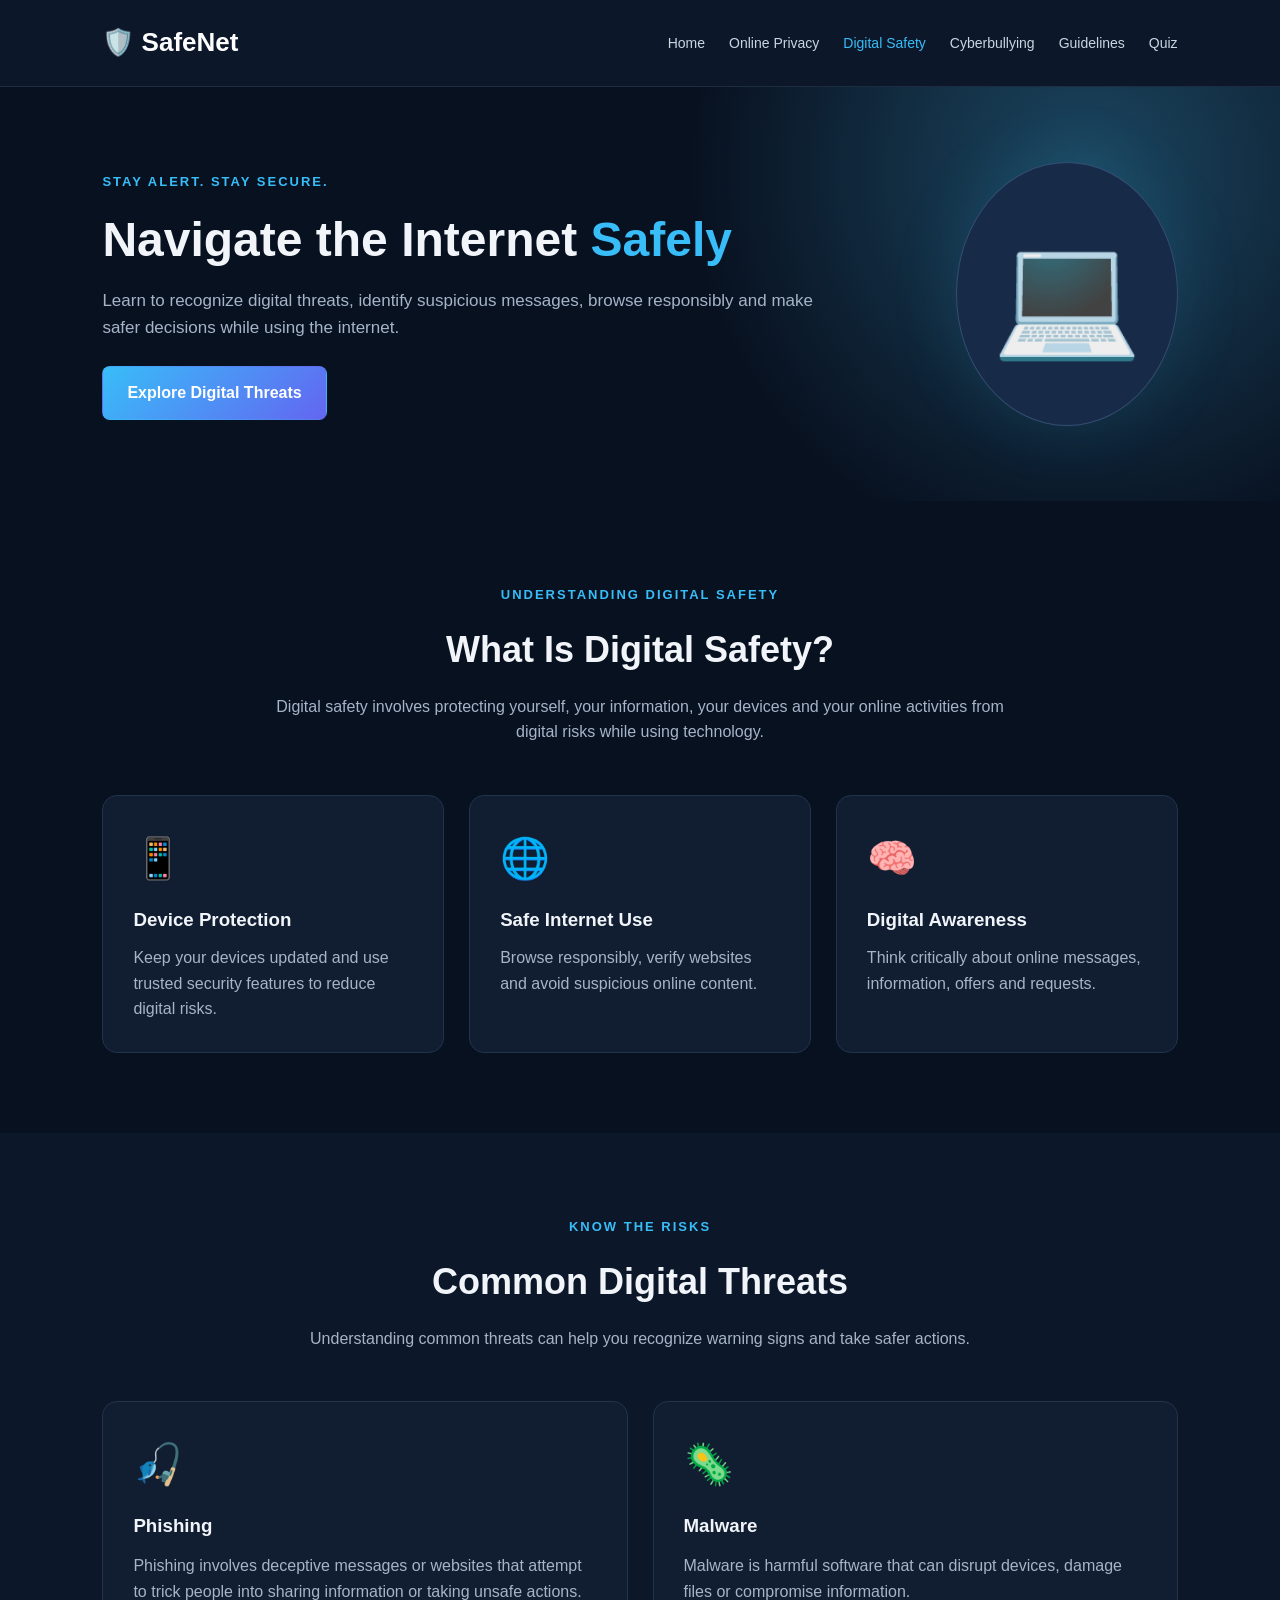
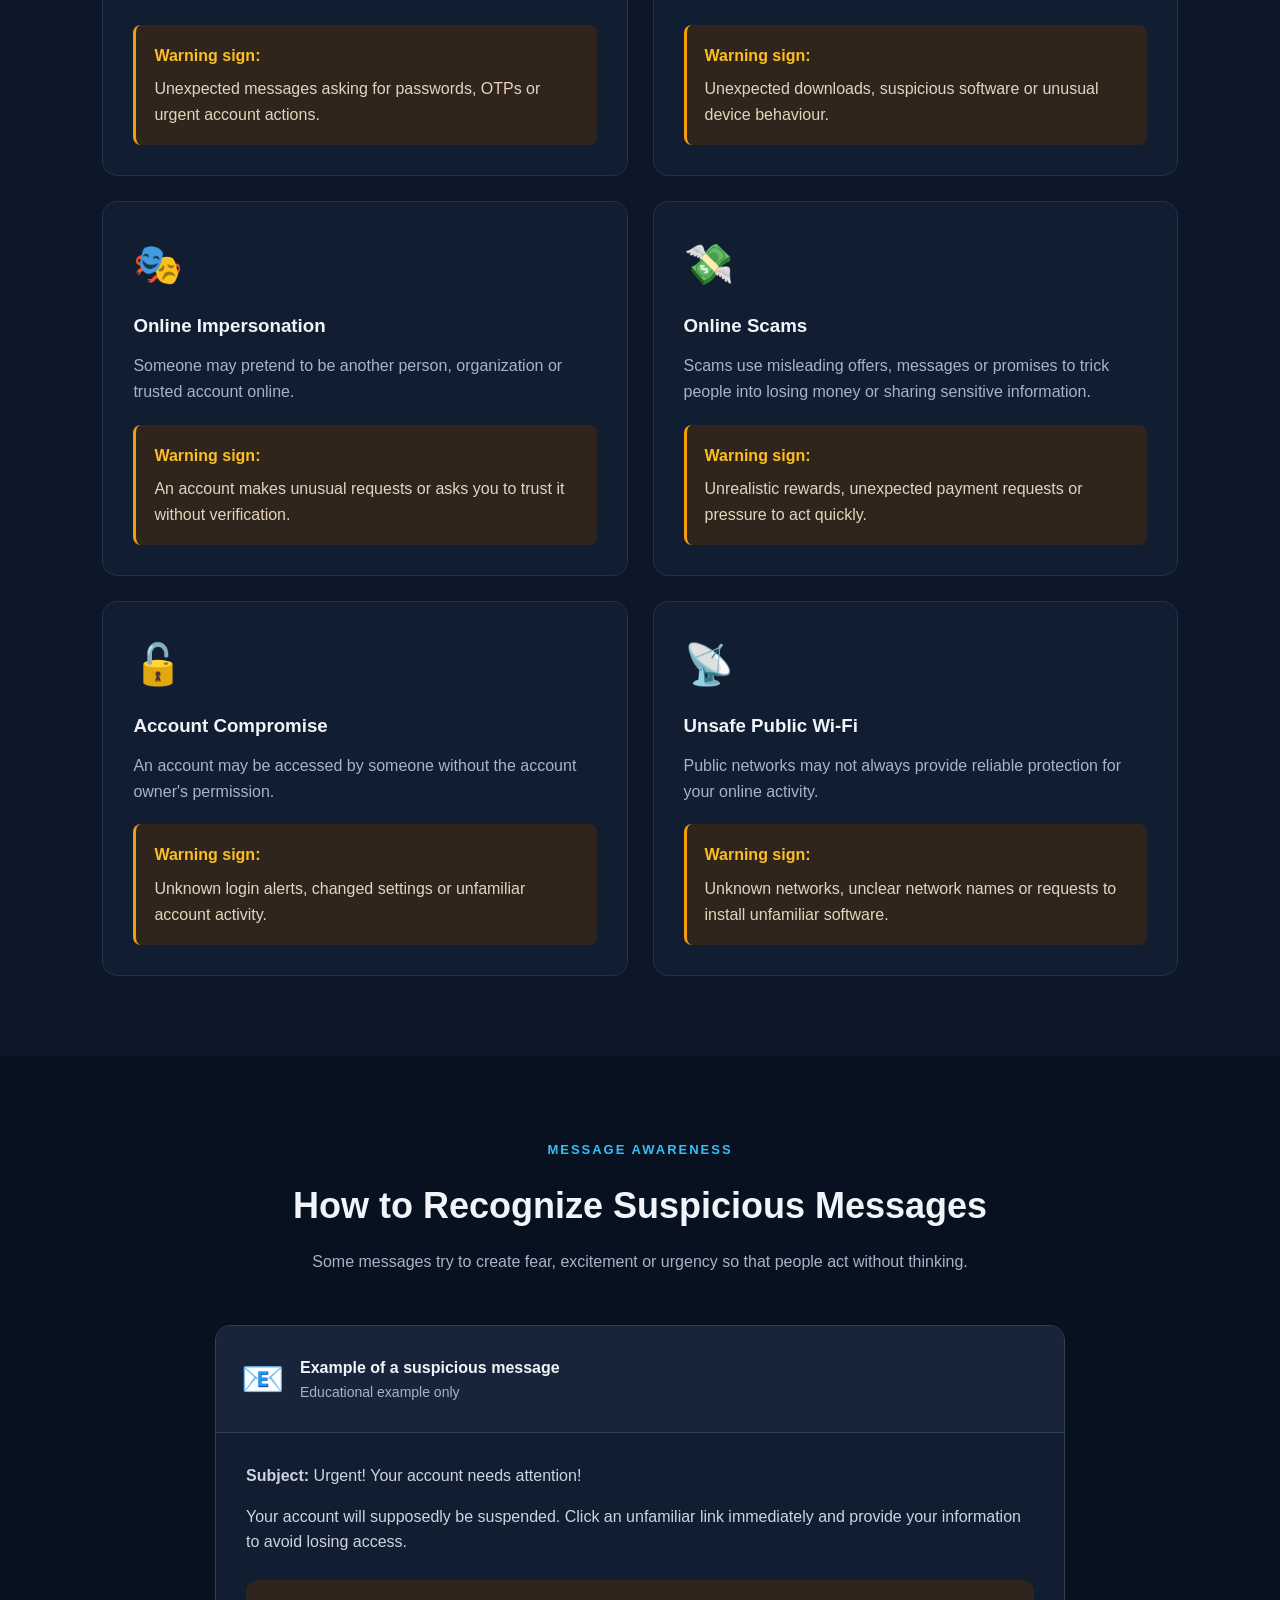
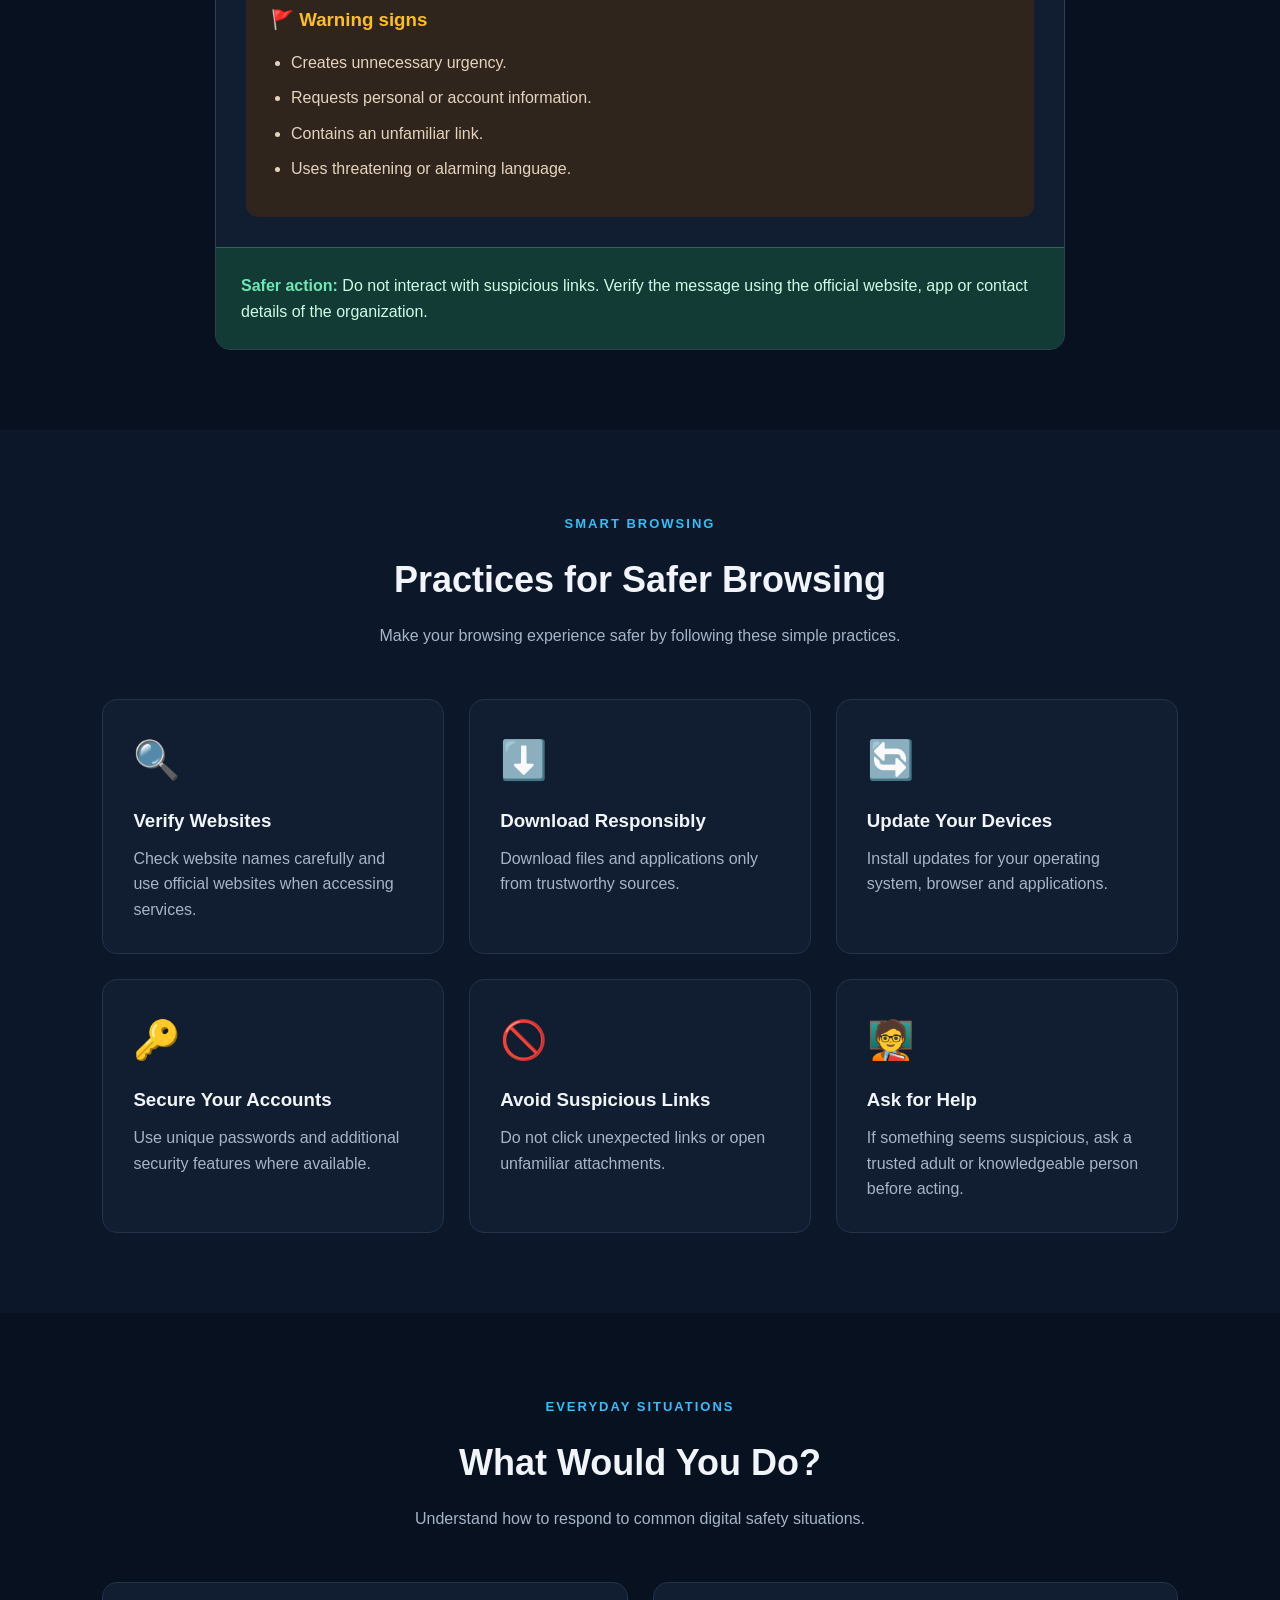
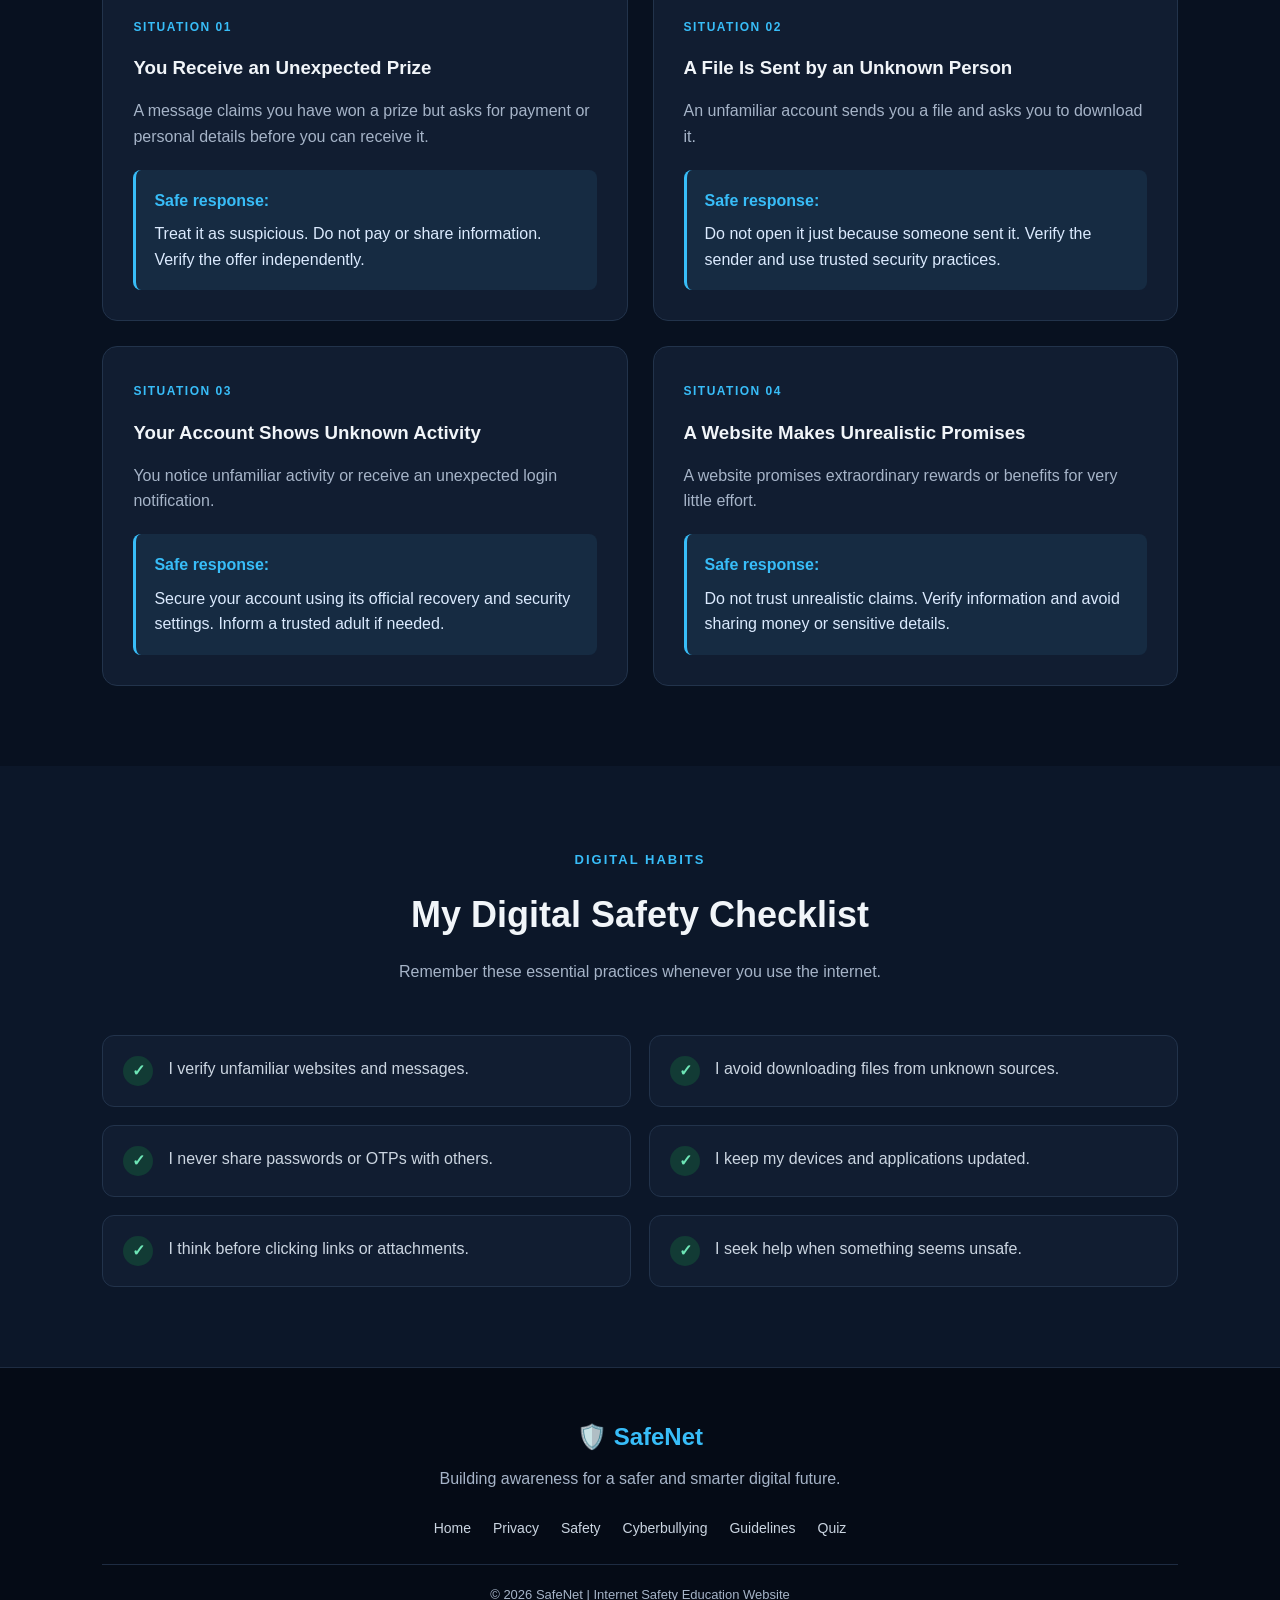
<file: safety.html>
<!DOCTYPE html>
<html lang="en">
<head>
    <meta charset="UTF-8">
    <meta name="viewport" content="width=device-width, initial-scale=1.0">
    <title>Digital Safety | SafeNet</title>
    <link rel="stylesheet" href="style.css">
    <script src="script.js" defer></script>
</head>
<body>

    <!-- Navigation -->
    <header>
        <nav class="navbar">
            <div class="logo"><span class="logo-icon">🛡️</span> SafeNet</div>

            <ul class="nav-links">
                <li><a href="index.html">Home</a></li>
                <li><a href="privacy.html">Online Privacy</a></li>
                <li><a href="safety.html" class="active">Digital Safety</a></li>
                <li><a href="cyberbullying.html">Cyberbullying</a></li>
                <li><a href="guidelines.html">Guidelines</a></li>
                <li><a href="quiz.html">Quiz</a></li>
            </ul>
        </nav>
    </header>

    <!-- Hero -->
    <section class="topic-hero safety-hero">
        <div class="topic-hero-content">
            <span class="section-tag">STAY ALERT. STAY SECURE.</span>

            <h1>Navigate the Internet <span>Safely</span></h1>

            <p>
                Learn to recognize digital threats, identify suspicious
                messages, browse responsibly and make safer decisions
                while using the internet.
            </p>

            <a href="#threats" class="btn primary">
                Explore Digital Threats
            </a>
        </div>

        <div class="topic-hero-icon">💻</div>
    </section>

    <!-- Introduction -->
    <section class="content-section">

        <div class="section-heading">
            <span class="section-tag">UNDERSTANDING DIGITAL SAFETY</span>
            <h2>What Is Digital Safety?</h2>

            <p>
                Digital safety involves protecting yourself, your
                information, your devices and your online activities
                from digital risks while using technology.
            </p>
        </div>

        <div class="digital-safety-intro">

            <div class="digital-safety-card">
                <span class="safety-icon">📱</span>
                <h3>Device Protection</h3>

                <p>
                    Keep your devices updated and use trusted
                    security features to reduce digital risks.
                </p>
            </div>

            <div class="digital-safety-card">
                <span class="safety-icon">🌐</span>
                <h3>Safe Internet Use</h3>

                <p>
                    Browse responsibly, verify websites and
                    avoid suspicious online content.
                </p>
            </div>

            <div class="digital-safety-card">
                <span class="safety-icon">🧠</span>
                <h3>Digital Awareness</h3>

                <p>
                    Think critically about online messages,
                    information, offers and requests.
                </p>
            </div>

        </div>
    </section>

    <!-- Digital Threats -->
    <section class="content-section alternate-section" id="threats">

        <div class="section-heading">
            <span class="section-tag">KNOW THE RISKS</span>
            <h2>Common Digital Threats</h2>

            <p>
                Understanding common threats can help you
                recognize warning signs and take safer actions.
            </p>
        </div>

        <div class="digital-threat-grid">

            <div class="digital-threat-card">
                <span class="threat-icon">🎣</span>
                <h3>Phishing</h3>

                <p>
                    Phishing involves deceptive messages or websites
                    that attempt to trick people into sharing
                    information or taking unsafe actions.
                </p>

                <div class="threat-warning">
                    <strong>Warning sign:</strong>
                    Unexpected messages asking for passwords,
                    OTPs or urgent account actions.
                </div>
            </div>

            <div class="digital-threat-card">
                <span class="threat-icon">🦠</span>
                <h3>Malware</h3>

                <p>
                    Malware is harmful software that can disrupt
                    devices, damage files or compromise information.
                </p>

                <div class="threat-warning">
                    <strong>Warning sign:</strong>
                    Unexpected downloads, suspicious software
                    or unusual device behaviour.
                </div>
            </div>

            <div class="digital-threat-card">
                <span class="threat-icon">🎭</span>
                <h3>Online Impersonation</h3>

                <p>
                    Someone may pretend to be another person,
                    organization or trusted account online.
                </p>

                <div class="threat-warning">
                    <strong>Warning sign:</strong>
                    An account makes unusual requests or
                    asks you to trust it without verification.
                </div>
            </div>

            <div class="digital-threat-card">
                <span class="threat-icon">💸</span>
                <h3>Online Scams</h3>

                <p>
                    Scams use misleading offers, messages or
                    promises to trick people into losing money
                    or sharing sensitive information.
                </p>

                <div class="threat-warning">
                    <strong>Warning sign:</strong>
                    Unrealistic rewards, unexpected payment
                    requests or pressure to act quickly.
                </div>
            </div>

            <div class="digital-threat-card">
                <span class="threat-icon">🔓</span>
                <h3>Account Compromise</h3>

                <p>
                    An account may be accessed by someone
                    without the account owner's permission.
                </p>

                <div class="threat-warning">
                    <strong>Warning sign:</strong>
                    Unknown login alerts, changed settings
                    or unfamiliar account activity.
                </div>
            </div>

            <div class="digital-threat-card">
                <span class="threat-icon">📡</span>
                <h3>Unsafe Public Wi-Fi</h3>

                <p>
                    Public networks may not always provide
                    reliable protection for your online activity.
                </p>

                <div class="threat-warning">
                    <strong>Warning sign:</strong>
                    Unknown networks, unclear network names
                    or requests to install unfamiliar software.
                </div>
            </div>

        </div>
    </section>

    <!-- Phishing Awareness -->
    <section class="content-section">

        <div class="section-heading">
            <span class="section-tag">MESSAGE AWARENESS</span>
            <h2>How to Recognize Suspicious Messages</h2>

            <p>
                Some messages try to create fear, excitement
                or urgency so that people act without thinking.
            </p>
        </div>

        <div class="phishing-example">

            <div class="fake-message-header">
                <span>📧</span>
                <div>
                    <strong>Example of a suspicious message</strong>
                    <p>Educational example only</p>
                </div>
            </div>

            <div class="fake-message-body">
                <p><strong>Subject:</strong> Urgent! Your account needs attention!</p>

                <p>
                    Your account will supposedly be suspended.
                    Click an unfamiliar link immediately
                    and provide your information to avoid
                    losing access.
                </p>

                <div class="message-red-flags">
                    <h3>🚩 Warning signs</h3>

                    <ul>
                        <li>Creates unnecessary urgency.</li>
                        <li>Requests personal or account information.</li>
                        <li>Contains an unfamiliar link.</li>
                        <li>Uses threatening or alarming language.</li>
                    </ul>
                </div>
            </div>

            <div class="safe-message-response">
                <strong>Safer action:</strong>
                Do not interact with suspicious links.
                Verify the message using the official website,
                app or contact details of the organization.
            </div>
        </div>
    </section>

    <!-- Safe Browsing -->
    <section class="content-section alternate-section">

        <div class="section-heading">
            <span class="section-tag">SMART BROWSING</span>
            <h2>Practices for Safer Browsing</h2>

            <p>
                Make your browsing experience safer by
                following these simple practices.
            </p>
        </div>

        <div class="browsing-grid">

            <div class="browsing-card">
                <span class="browsing-icon">🔍</span>
                <h3>Verify Websites</h3>

                <p>
                    Check website names carefully and use
                    official websites when accessing services.
                </p>
            </div>

            <div class="browsing-card">
                <span class="browsing-icon">⬇️</span>
                <h3>Download Responsibly</h3>

                <p>
                    Download files and applications only from
                    trustworthy sources.
                </p>
            </div>

            <div class="browsing-card">
                <span class="browsing-icon">🔄</span>
                <h3>Update Your Devices</h3>

                <p>
                    Install updates for your operating system,
                    browser and applications.
                </p>
            </div>

            <div class="browsing-card">
                <span class="browsing-icon">🔑</span>
                <h3>Secure Your Accounts</h3>

                <p>
                    Use unique passwords and additional
                    security features where available.
                </p>
            </div>

            <div class="browsing-card">
                <span class="browsing-icon">🚫</span>
                <h3>Avoid Suspicious Links</h3>

                <p>
                    Do not click unexpected links or open
                    unfamiliar attachments.
                </p>
            </div>

            <div class="browsing-card">
                <span class="browsing-icon">🧑‍🏫</span>
                <h3>Ask for Help</h3>

                <p>
                    If something seems suspicious, ask a trusted
                    adult or knowledgeable person before acting.
                </p>
            </div>

        </div>
    </section>

    <!-- Real Life Situations -->
    <section class="content-section">

        <div class="section-heading">
            <span class="section-tag">EVERYDAY SITUATIONS</span>
            <h2>What Would You Do?</h2>

            <p>
                Understand how to respond to common
                digital safety situations.
            </p>
        </div>

        <div class="digital-scenario-grid">

            <div class="digital-scenario-card">
                <span class="scenario-label">SITUATION 01</span>
                <h3>You Receive an Unexpected Prize</h3>

                <p>
                    A message claims you have won a prize
                    but asks for payment or personal details
                    before you can receive it.
                </p>

                <div class="digital-scenario-answer">
                    <strong>Safe response:</strong>
                    Treat it as suspicious. Do not pay or
                    share information. Verify the offer
                    independently.
                </div>
            </div>

            <div class="digital-scenario-card">
                <span class="scenario-label">SITUATION 02</span>
                <h3>A File Is Sent by an Unknown Person</h3>

                <p>
                    An unfamiliar account sends you a file
                    and asks you to download it.
                </p>

                <div class="digital-scenario-answer">
                    <strong>Safe response:</strong>
                    Do not open it just because someone
                    sent it. Verify the sender and use
                    trusted security practices.
                </div>
            </div>

            <div class="digital-scenario-card">
                <span class="scenario-label">SITUATION 03</span>
                <h3>Your Account Shows Unknown Activity</h3>

                <p>
                    You notice unfamiliar activity or receive
                    an unexpected login notification.
                </p>

                <div class="digital-scenario-answer">
                    <strong>Safe response:</strong>
                    Secure your account using its official
                    recovery and security settings.
                    Inform a trusted adult if needed.
                </div>
            </div>

            <div class="digital-scenario-card">
                <span class="scenario-label">SITUATION 04</span>
                <h3>A Website Makes Unrealistic Promises</h3>

                <p>
                    A website promises extraordinary rewards
                    or benefits for very little effort.
                </p>

                <div class="digital-scenario-answer">
                    <strong>Safe response:</strong>
                    Do not trust unrealistic claims.
                    Verify information and avoid sharing
                    money or sensitive details.
                </div>
            </div>

        </div>
    </section>

    <!-- Digital Safety Checklist -->
    <section class="content-section alternate-section">

        <div class="section-heading">
            <span class="section-tag">DIGITAL HABITS</span>
            <h2>My Digital Safety Checklist</h2>

            <p>
                Remember these essential practices
                whenever you use the internet.
            </p>
        </div>

        <div class="digital-checklist">

            <div class="digital-check-item">
                <span>✓</span>
                <p>I verify unfamiliar websites and messages.</p>
            </div>

            <div class="digital-check-item">
                <span>✓</span>
                <p>I avoid downloading files from unknown sources.</p>
            </div>

            <div class="digital-check-item">
                <span>✓</span>
                <p>I never share passwords or OTPs with others.</p>
            </div>

            <div class="digital-check-item">
                <span>✓</span>
                <p>I keep my devices and applications updated.</p>
            </div>

            <div class="digital-check-item">
                <span>✓</span>
                <p>I think before clicking links or attachments.</p>
            </div>

            <div class="digital-check-item">
                <span>✓</span>
                <p>I seek help when something seems unsafe.</p>
            </div>

        </div>
    </section>

    <!-- Footer -->
    <footer class="footer">
        <div class="footer-content">
            <h2>🛡️ SafeNet</h2>

            <p>
                Building awareness for a safer and smarter
                digital future.
            </p>

            <div class="footer-links">
                <a href="index.html">Home</a>
                <a href="privacy.html">Privacy</a>
                <a href="safety.html">Safety</a>
                <a href="cyberbullying.html">Cyberbullying</a>
                <a href="guidelines.html">Guidelines</a>
                <a href="quiz.html">Quiz</a>
            </div>

            <p class="copyright">
                © 2026 SafeNet | Internet Safety Education Website
            </p>
        </div>
    </footer>

</body>
</html>
</file>
<file: style.css>
/* =========================
   1. BASIC SETTINGS
========================= */

* {
    margin: 0;
    padding: 0;
    box-sizing: border-box;
}

html {
    scroll-behavior: smooth;
}

body {
    font-family: Arial, Helvetica, sans-serif;
    background-color: #081120;
    color: #f1f5f9;
    line-height: 1.6;
}

a {
    text-decoration: none;
    color: inherit;
}

:root {
    --primary: #38bdf8;
    --secondary: #818cf8;
    --background: #081120;
    --card: #111d31;
    --text: #f1f5f9;
    --muted: #a6b4c8;
}

/* =========================
   2. NAVIGATION
========================= */

.navbar {
    display: flex;
    justify-content: space-between;
    align-items: center;
    padding: 22px 8%;
    background-color: #0c1729;
    border-bottom: 1px solid #1e2c42;
    gap: 20px;
}

.logo {
    font-size: 26px;
    font-weight: bold;
    color: white;
    white-space: nowrap;
}

.logo-icon {
    color: var(--primary);
}

.nav-links {
    display: flex;
    list-style: none;
    gap: 24px;
    flex-wrap: wrap;
}

.nav-links a {
    color: #cbd5e1;
    font-size: 14px;
    transition: 0.3s;
}

.nav-links a:hover,
.nav-links a.active {
    color: var(--primary);
}

/* =========================
   3. HERO SECTION
========================= */

.hero {
    padding: 90px 8%;
    display: flex;
    justify-content: space-between;
    align-items: center;
    gap: 50px;
    min-height: 520px;
    background:
        radial-gradient(circle at 85% 20%, #1d3152, transparent 35%),
        #081120;
}

.hero-content {
    max-width: 650px;
}

.hero-tag,
.section-tag {
    color: var(--primary);
    font-size: 13px;
    font-weight: bold;
    letter-spacing: 2px;
}

.hero h1 {
    font-size: 60px;
    line-height: 1.15;
    margin: 20px 0;
}

.hero h1 span {
    color: var(--primary);
}

.hero-content p {
    color: var(--muted);
    max-width: 550px;
    font-size: 17px;
    margin-bottom: 30px;
}

.hero-buttons {
    display: flex;
    gap: 15px;
    flex-wrap: wrap;
}

/* =========================
   4. BUTTONS
========================= */

.btn {
    display: inline-block;
    padding: 13px 24px;
    border-radius: 8px;
    font-weight: bold;
    transition: 0.3s;
    border: 1px solid transparent;
    cursor: pointer;
}

.btn.primary {
    background: linear-gradient(135deg, #38bdf8, #6366f1);
    color: white;
}

.btn.primary:hover {
    transform: translateY(-3px);
    box-shadow: 0 8px 25px #38bdf830;
}

.btn.secondary {
    border: 1px solid #334155;
    color: white;
    background: #111d31;
}

.btn.secondary:hover {
    border-color: var(--primary);
    color: var(--primary);
}

/* =========================
   5. HERO VISUAL
========================= */

.hero-visual {
    position: relative;
    width: 350px;
    height: 350px;
    display: flex;
    align-items: center;
    justify-content: center;
    flex-shrink: 0;
}

.shield-circle {
    width: 270px;
    height: 270px;
    border-radius: 50%;
    display: flex;
    align-items: center;
    justify-content: center;
    background: linear-gradient(135deg, #172b48, #233d68);
    border: 1px solid #38577c;
    box-shadow: 0 0 80px #38bdf820;
}

.shield {
    font-size: 115px;
}

.floating-card {
    position: absolute;
    padding: 12px 18px;
    border-radius: 12px;
    background: #15243a;
    border: 1px solid #334b68;
    box-shadow: 0 10px 30px #00000040;
    font-size: 14px;
    white-space: nowrap;
}

.card-one {
    top: 30px;
    right: -20px;
}

.card-two {
    bottom: 30px;
    left: -20px;
}

/* =========================
   6. SECTION HEADINGS
========================= */

.section-heading {
    text-align: center;
    max-width: 750px;
    margin: 0 auto 50px;
}

.section-heading h2 {
    font-size: 36px;
    margin: 15px 0;
}

.section-heading p {
    color: var(--muted);
}

/* =========================
   7. INTRO SECTION
========================= */

.intro-section {
    padding: 80px 8%;
    background-color: #0c1729;
}

.intro-grid {
    display: flex;
    gap: 25px;
    flex-wrap: wrap;
}

.intro-card {
    flex: 1;
    min-width: 220px;
    background: var(--card);
    padding: 30px;
    border: 1px solid #22334b;
    border-radius: 14px;
    transition: 0.3s;
}

.intro-card:hover {
    transform: translateY(-6px);
    border-color: var(--primary);
}

.card-icon {
    font-size: 38px;
    margin-bottom: 15px;
}

.intro-card h3 {
    margin-bottom: 10px;
}

.intro-card p {
    color: var(--muted);
    font-size: 15px;
}

/* =========================
   8. TOPICS SECTION
========================= */

.topics-section {
    padding: 85px 8%;
}

.topics-grid {
    display: grid;
    grid-template-columns: repeat(2, 1fr);
    gap: 25px;
}

.topic-card {
    padding: 35px;
    border-radius: 16px;
    background-color: var(--card);
    border: 1px solid #22334b;
    transition: 0.3s;
}

.topic-card:hover {
    transform: translateY(-6px);
    border-color: #64748b;
}

.topic-icon {
    font-size: 40px;
    margin-bottom: 20px;
}

.topic-card h3 {
    font-size: 23px;
    margin-bottom: 12px;
}

.topic-card p {
    color: var(--muted);
    margin-bottom: 20px;
}

.topic-link {
    color: var(--primary);
    font-weight: bold;
}

.topic-link:hover {
    color: white;
}

.privacy-card {
    background: linear-gradient(145deg, #11243b, #111d31);
}

.safety-card {
    background: linear-gradient(145deg, #17243e, #111d31);
}

.cyber-card {
    background: linear-gradient(145deg, #302044, #111d31);
}

.guidelines-card {
    background: linear-gradient(145deg, #123a38, #111d31);
}

/* =========================
   9. REMINDER SECTION
========================= */

.reminder-section {
    padding: 50px 8% 90px;
}

.reminder-box {
    display: flex;
    align-items: center;
    gap: 30px;
    padding: 40px;
    border-radius: 18px;
    background: linear-gradient(135deg, #132c49, #1c2550);
    border: 1px solid #344d72;
}

.reminder-icon {
    font-size: 65px;
}

.reminder-content h2 {
    font-size: 30px;
    margin-bottom: 10px;
}

.reminder-content p {
    color: #cbd5e1;
    margin-bottom: 20px;
}

/* =========================
   10. FOOTER
========================= */

.footer {
    background-color: #050b16;
    padding: 50px 8% 25px;
    text-align: center;
    border-top: 1px solid #1e2c42;
}

.footer h2 {
    color: var(--primary);
    margin-bottom: 10px;
}

.footer p {
    color: var(--muted);
}

.footer-links {
    display: flex;
    justify-content: center;
    gap: 22px;
    flex-wrap: wrap;
    margin: 25px 0;
}

.footer-links a {
    color: #cbd5e1;
    font-size: 14px;
}

.footer-links a:hover {
    color: var(--primary);
}

.copyright {
    font-size: 13px;
    border-top: 1px solid #1e2c42;
    padding-top: 20px;
}

/* =========================
   11. RESPONSIVE DESIGN
========================= */

@media (max-width: 1000px) {
    .navbar {
        flex-direction: column;
    }

    .nav-links {
        justify-content: center;
    }

    .hero {
        flex-direction: column;
        text-align: center;
    }

    .hero-content p {
        margin-left: auto;
        margin-right: auto;
    }

    .hero-buttons {
        justify-content: center;
    }
}

@media (max-width: 650px) {
    .hero h1 {
        font-size: 42px;
    }

    .hero {
        padding: 60px 6%;
    }

    .hero-visual {
        width: 280px;
        height: 280px;
    }

    .shield-circle {
        width: 220px;
        height: 220px;
    }

    .shield {
        font-size: 90px;
    }

    .card-one {
        right: -5px;
    }

    .card-two {
        left: -5px;
    }

    .topics-grid {
        grid-template-columns: 1fr;
    }

    .section-heading h2 {
        font-size: 28px;
    }

    .reminder-box {
        flex-direction: column;
        text-align: center;
    }

    .intro-section,
    .topics-section {
        padding: 60px 6%;
    }

    .navbar {
        padding: 20px 5%;
    }

    .nav-links {
        gap: 15px;
    }
}

/* =========================
   ONLINE PRIVACY PAGE
========================= */

.topic-hero {
    padding: 75px 8%;
    display: flex;
    align-items: center;
    justify-content: space-between;
    gap: 40px;
    background:
        radial-gradient(circle at 85% 30%, #203b63, transparent 35%),
        #081120;
    min-height: 370px;
}

.topic-hero-content {
    max-width: 750px;
}

.topic-hero h1 {
    font-size: 48px;
    line-height: 1.2;
    margin: 18px 0;
}

.topic-hero h1 span {
    color: var(--primary);
}

.topic-hero p {
    color: var(--muted);
    font-size: 17px;
    margin-bottom: 25px;
}

.topic-hero-icon {
    font-size: 120px;
    padding: 35px;
    border-radius: 50%;
    background: #172b48;
    border: 1px solid #344d72;
    box-shadow: 0 0 70px #38bdf820;
}

.content-section {
    padding: 80px 8%;
}

.alternate-section {
    background: #0c1729;
}

.privacy-grid {
    display: grid;
    grid-template-columns: repeat(3, 1fr);
    gap: 25px;
}

.privacy-info-card {
    background: var(--card);
    border: 1px solid #22334b;
    padding: 30px;
    border-radius: 15px;
    transition: 0.3s;
}

.privacy-info-card:hover {
    transform: translateY(-5px);
    border-color: var(--primary);
}

.info-icon {
    font-size: 38px;
    margin-bottom: 15px;
}

.privacy-info-card h3 {
    margin-bottom: 12px;
}

.privacy-info-card p,
.privacy-info-card li {
    color: var(--muted);
}

.privacy-info-card ul {
    margin-top: 15px;
    padding-left: 20px;
}

.privacy-info-card li {
    margin-bottom: 8px;
}

.privacy-benefits {
    display: grid;
    grid-template-columns: repeat(2, 1fr);
    gap: 20px;
}

.benefit-item {
    display: flex;
    align-items: flex-start;
    gap: 20px;
    background: var(--card);
    border: 1px solid #22334b;
    padding: 25px;
    border-radius: 14px;
}

.benefit-item > span {
    font-size: 35px;
}

.benefit-item p {
    color: var(--muted);
}

.privacy-tips-grid {
    display: grid;
    grid-template-columns: repeat(3, 1fr);
    gap: 25px;
}

.privacy-tip {
    background: var(--card);
    border: 1px solid #22334b;
    border-radius: 15px;
    padding: 30px;
    transition: 0.3s;
}

.privacy-tip:hover {
    transform: translateY(-5px);
    border-color: #818cf8;
}

.tip-number {
    font-size: 30px;
    font-weight: bold;
    color: var(--primary);
    margin-bottom: 15px;
}

.privacy-tip p {
    color: var(--muted);
    margin-top: 10px;
}

.privacy-warning-section {
    background: #0c1729;
}

.privacy-warning {
    display: flex;
    align-items: flex-start;
    gap: 25px;
    background: #30251d;
    border: 1px solid #785536;
    border-radius: 16px;
    padding: 35px;
}

.warning-icon {
    font-size: 45px;
}

.privacy-warning h2 {
    margin: 10px 0;
}

.privacy-warning p {
    color: #d6c3ae;
    margin-bottom: 15px;
}

.privacy-warning ul {
    padding-left: 20px;
    color: #e6d3bd;
}

.privacy-warning li {
    margin-bottom: 8px;
}

/* Privacy page responsive layout */

@media (max-width: 900px) {
    .privacy-grid,
    .privacy-tips-grid {
        grid-template-columns: repeat(2, 1fr);
    }

    .topic-hero {
        flex-direction: column;
        text-align: center;
    }

    .topic-hero-icon {
        font-size: 90px;
    }
}

@media (max-width: 650px) {
    .privacy-grid,
    .privacy-tips-grid,
    .privacy-benefits {
        grid-template-columns: 1fr;
    }

    .topic-hero h1 {
        font-size: 36px;
    }

    .topic-hero {
        padding: 55px 6%;
    }

    .privacy-warning {
        flex-direction: column;
    }

    .content-section {
        padding: 60px 6%;
    }
}

/* =========================
   PRIVACY PAGE EXPANSION
========================= */

.social-privacy-grid {
    display: grid;
    grid-template-columns: repeat(2, 1fr);
    gap: 25px;
}

.social-privacy-card {
    background: linear-gradient(145deg, #14243b, #111d31);
    border: 1px solid #22334b;
    padding: 30px;
    border-radius: 15px;
    transition: 0.3s;
}

.social-privacy-card:hover {
    transform: translateY(-5px);
    border-color: #818cf8;
}

.social-privacy-card p {
    color: var(--muted);
    margin-top: 10px;
}

.cookie-layout {
    display: grid;
    grid-template-columns: repeat(3, 1fr);
    gap: 25px;
}

.cookie-card {
    background: var(--card);
    border: 1px solid #22334b;
    padding: 30px;
    border-radius: 15px;
    transition: 0.3s;
}

.cookie-card:hover {
    transform: translateY(-5px);
    border-color: var(--primary);
}

.cookie-card h3 {
    margin-bottom: 12px;
}

.cookie-card p {
    color: var(--muted);
}

.cookie-note {
    margin-top: 30px;
    padding: 25px;
    background: #17243a;
    border-left: 4px solid #38bdf8;
    border-radius: 10px;
    color: #cbd5e1;
}

.scenario-grid {
    display: grid;
    grid-template-columns: repeat(2, 1fr);
    gap: 25px;
}

.scenario-card {
    background: var(--card);
    padding: 30px;
    border: 1px solid #22334b;
    border-radius: 15px;
    transition: 0.3s;
}

.scenario-card:hover {
    border-color: #818cf8;
    transform: translateY(-4px);
}

.scenario-label {
    font-size: 12px;
    letter-spacing: 1.5px;
    font-weight: bold;
    color: var(--primary);
}

.scenario-card h3 {
    margin: 15px 0;
}

.scenario-card > p {
    color: var(--muted);
    margin-bottom: 20px;
}

.scenario-response {
    background: #162b42;
    border-left: 3px solid #38bdf8;
    padding: 18px;
    border-radius: 8px;
    color: #dbeafe;
}

.scenario-response strong {
    display: block;
    margin-bottom: 8px;
    color: #38bdf8;
}

.privacy-self-check {
    display: grid;
    grid-template-columns: repeat(2, 1fr);
    gap: 18px;
}

.self-check-item {
    display: flex;
    align-items: flex-start;
    gap: 15px;
    background: var(--card);
    border: 1px solid #22334b;
    padding: 20px;
    border-radius: 12px;
}

.check-symbol {
    background: #123b35;
    color: #6ee7b7;
    border-radius: 50%;
    width: 30px;
    height: 30px;
    display: flex;
    align-items: center;
    justify-content: center;
    flex-shrink: 0;
    font-weight: bold;
}

.self-check-item p {
    color: #cbd5e1;
}

.self-check-message {
    margin-top: 30px;
    padding: 35px;
    text-align: center;
    border-radius: 15px;
    background: linear-gradient(135deg, #142b46, #252650);
    border: 1px solid #344d72;
}

.self-check-message h3 {
    font-size: 25px;
    margin-bottom: 10px;
}

.self-check-message p {
    color: var(--muted);
}

/* Responsive additions */

@media (max-width: 900px) {
    .cookie-layout {
        grid-template-columns: repeat(2, 1fr);
    }
}

@media (max-width: 650px) {
    .social-privacy-grid,
    .cookie-layout,
    .scenario-grid,
    .privacy-self-check {
        grid-template-columns: 1fr;
    }
}

/* =========================
   DIGITAL SAFETY PAGE
========================= */

.safety-hero {
    background:
        radial-gradient(circle at 85% 20%, #1b4660, transparent 35%),
        #081120;
}

.digital-safety-intro {
    display: grid;
    grid-template-columns: repeat(3, 1fr);
    gap: 25px;
}

.digital-safety-card {
    background: var(--card);
    border: 1px solid #22334b;
    padding: 30px;
    border-radius: 15px;
    transition: 0.3s;
}

.digital-safety-card:hover {
    transform: translateY(-5px);
    border-color: #38bdf8;
}

.safety-icon {
    font-size: 40px;
    display: block;
    margin-bottom: 15px;
}

.digital-safety-card p {
    color: var(--muted);
    margin-top: 10px;
}

.digital-threat-grid {
    display: grid;
    grid-template-columns: repeat(2, 1fr);
    gap: 25px;
}

.digital-threat-card {
    background: var(--card);
    border: 1px solid #22334b;
    border-radius: 15px;
    padding: 30px;
    transition: 0.3s;
}

.digital-threat-card:hover {
    transform: translateY(-5px);
    border-color: #818cf8;
}

.threat-icon {
    font-size: 40px;
    display: block;
    margin-bottom: 15px;
}

.digital-threat-card h3 {
    margin-bottom: 12px;
}

.digital-threat-card p {
    color: var(--muted);
    margin-bottom: 20px;
}

.threat-warning {
    padding: 18px;
    background: #30251d;
    border-left: 3px solid #f59e0b;
    border-radius: 8px;
    color: #e6d3bd;
}

.threat-warning strong {
    display: block;
    color: #fbbf24;
    margin-bottom: 8px;
}

.phishing-example {
    max-width: 850px;
    margin: auto;
    border: 1px solid #334155;
    border-radius: 15px;
    overflow: hidden;
    background: var(--card);
}

.fake-message-header {
    display: flex;
    gap: 15px;
    align-items: center;
    padding: 25px;
    background: #17243a;
    border-bottom: 1px solid #334155;
}

.fake-message-header > span {
    font-size: 35px;
}

.fake-message-header p {
    color: var(--muted);
    font-size: 14px;
}

.fake-message-body {
    padding: 30px;
}

.fake-message-body > p {
    margin-bottom: 15px;
    color: #cbd5e1;
}

.message-red-flags {
    padding: 25px;
    background: #30251d;
    border-radius: 12px;
    margin-top: 25px;
}

.message-red-flags h3 {
    color: #fbbf24;
    margin-bottom: 15px;
}

.message-red-flags ul {
    padding-left: 20px;
    color: #e6d3bd;
}

.message-red-flags li {
    margin-bottom: 10px;
}

.safe-message-response {
    padding: 25px;
    background: #123b35;
    border-top: 1px solid #2b6658;
    color: #d1fae5;
}

.safe-message-response strong {
    color: #6ee7b7;
}

.browsing-grid {
    display: grid;
    grid-template-columns: repeat(3, 1fr);
    gap: 25px;
}

.browsing-card {
    background: var(--card);
    border: 1px solid #22334b;
    border-radius: 15px;
    padding: 30px;
    transition: 0.3s;
}

.browsing-card:hover {
    transform: translateY(-5px);
    border-color: #38bdf8;
}

.browsing-icon {
    font-size: 38px;
    display: block;
    margin-bottom: 15px;
}

.browsing-card p {
    color: var(--muted);
    margin-top: 10px;
}

.digital-scenario-grid {
    display: grid;
    grid-template-columns: repeat(2, 1fr);
    gap: 25px;
}

.digital-scenario-card {
    background: var(--card);
    border: 1px solid #22334b;
    border-radius: 15px;
    padding: 30px;
    transition: 0.3s;
}

.digital-scenario-card:hover {
    border-color: #818cf8;
    transform: translateY(-4px);
}

.digital-scenario-card h3 {
    margin: 15px 0;
}

.digital-scenario-card > p {
    color: var(--muted);
    margin-bottom: 20px;
}

.digital-scenario-answer {
    background: #162b42;
    border-left: 3px solid #38bdf8;
    border-radius: 8px;
    padding: 18px;
    color: #dbeafe;
}

.digital-scenario-answer strong {
    display: block;
    color: #38bdf8;
    margin-bottom: 8px;
}

.digital-checklist {
    display: grid;
    grid-template-columns: repeat(2, 1fr);
    gap: 18px;
}

.digital-check-item {
    display: flex;
    align-items: flex-start;
    gap: 15px;
    background: var(--card);
    border: 1px solid #22334b;
    padding: 20px;
    border-radius: 12px;
}

.digital-check-item > span {
    background: #123b35;
    color: #6ee7b7;
    width: 30px;
    height: 30px;
    border-radius: 50%;
    display: flex;
    align-items: center;
    justify-content: center;
    font-weight: bold;
    flex-shrink: 0;
}

.digital-check-item p {
    color: #cbd5e1;
}

/* Digital Safety Responsive Design */

@media (max-width: 900px) {
    .digital-safety-intro,
    .browsing-grid {
        grid-template-columns: repeat(2, 1fr);
    }
}

@media (max-width: 650px) {
    .digital-safety-intro,
    .digital-threat-grid,
    .browsing-grid,
    .digital-scenario-grid,
    .digital-checklist {
        grid-template-columns: 1fr;
    }
}

/* =========================
   CYBERBULLYING PAGE
========================= */

.cyber-hero {
    background: linear-gradient(135deg, #101a38, #44246f, #173c70);
}

.cyber-intro-grid,
.cyber-type-grid,
.cyber-response-grid,
.bystander-grid,
.cyber-scenario-grid {
    display: grid;
    grid-template-columns: repeat(3, 1fr);
    gap: 25px;
    margin-top: 35px;
}

.cyber-intro-card,
.cyber-type-card,
.cyber-sign-card,
.cyber-response-card,
.bystander-card,
.cyber-scenario-card {
    background: var(--card);
    border: 1px solid rgba(255, 255, 255, 0.08);
    border-radius: 16px;
    padding: 25px;
    transition: 0.3s;
}

.cyber-intro-card:hover,
.cyber-type-card:hover,
.cyber-response-card:hover,
.bystander-card:hover,
.cyber-scenario-card:hover {
    transform: translateY(-5px);
    border-color: var(--primary);
}

.cyber-intro-card h3,
.cyber-type-card h3,
.cyber-sign-card h3,
.cyber-response-card h3,
.bystander-card h3,
.cyber-scenario-card h3 {
    margin-bottom: 14px;
    color: var(--primary);
}

.cyber-intro-card p,
.cyber-type-card p,
.cyber-sign-card p,
.cyber-response-card p,
.bystander-card p,
.cyber-scenario-card p {
    color: var(--muted);
    line-height: 1.7;
}

.cyber-signs-grid {
    display: grid;
    grid-template-columns: repeat(2, 1fr);
    gap: 25px;
    margin-top: 35px;
}

.cyber-sign-card ul {
    padding-left: 20px;
    margin-top: 15px;
}

.cyber-sign-card li {
    margin-bottom: 12px;
    color: var(--muted);
    line-height: 1.6;
}

.response-number {
    display: inline-block;
    font-size: 28px;
    font-weight: bold;
    color: var(--secondary);
    margin-bottom: 15px;
}

.cyber-scenario-answer {
    margin-top: 20px;
    padding: 15px;
    background: rgba(99, 102, 241, 0.08);
    border-radius: 12px;
}

.cyber-scenario-answer strong {
    color: var(--secondary);
    display: block;
    margin-bottom: 10px;
}

.cyber-message-box {
    text-align: center;
    padding: 45px;
    border-radius: 20px;
    background: linear-gradient(135deg, #202e59, #492c76);
}

.cyber-message-box h2 {
    margin-bottom: 20px;
}

.cyber-message-box p {
    color: var(--muted);
    line-height: 1.8;
    max-width: 750px;
    margin: auto;
}

/* Cyberbullying responsive design */

@media (max-width: 900px) {
    .cyber-intro-grid,
    .cyber-type-grid,
    .cyber-response-grid,
    .bystander-grid,
    .cyber-scenario-grid {
        grid-template-columns: repeat(2, 1fr);
    }
}

@media (max-width: 600px) {
    .cyber-intro-grid,
    .cyber-type-grid,
    .cyber-response-grid,
    .bystander-grid,
    .cyber-scenario-grid,
    .cyber-signs-grid {
        grid-template-columns: 1fr;
    }

    .cyber-message-box {
        padding: 25px;
    }
}

/* INTERNET SAFETY GUIDELINES PAGE */

.guidelines-hero {
    background: linear-gradient(135deg, #102a43, #234e70, #345d9d);
}

.golden-rules-grid {
    display: grid;
    grid-template-columns: repeat(3, 1fr);
    gap: 25px;
    margin-top: 35px;
}

.golden-rule-card {
    background: var(--card);
    padding: 28px;
    border-radius: 18px;
    border: 1px solid rgba(255,255,255,0.06);
    transition: 0.3s;
}

.golden-rule-card:hover {
    transform: translateY(-5px);
}

.rule-number {
    display: inline-block;
    color: #60a5fa;
    font-size: 30px;
    font-weight: bold;
    margin-bottom: 15px;
}

.golden-rule-card h3 {
    margin-bottom: 12px;
}

.golden-rule-card p {
    color: var(--muted);
    line-height: 1.8;
}

.password-layout {
    display: grid;
    grid-template-columns: 1fr 1fr;
    gap: 25px;
    margin-top: 35px;
}

.password-card {
    background: var(--card);
    padding: 35px;
    border-radius: 18px;
}

.password-card h3 {
    margin-bottom: 20px;
    color: #60a5fa;
}

.password-card ul {
    padding-left: 22px;
}

.password-card li {
    margin-bottom: 16px;
    line-height: 1.8;
    color: var(--muted);
}

.password-card p {
    color: var(--muted);
    line-height: 1.8;
    margin-bottom: 15px;
}

.password-highlight {
    border: 1px solid rgba(96,165,250,0.25);
}

.device-safety-grid {
    display: grid;
    grid-template-columns: repeat(3, 1fr);
    gap: 25px;
    margin-top: 35px;
}

.device-safety-card {
    background: var(--card);
    padding: 28px;
    border-radius: 18px;
    transition: 0.3s;
}

.device-safety-card:hover {
    transform: translateY(-5px);
}

.device-icon {
    font-size: 35px;
    margin-bottom: 18px;
}

.device-safety-card h3 {
    margin-bottom: 12px;
}

.device-safety-card p {
    color: var(--muted);
    line-height: 1.8;
}

.social-guidelines-grid {
    display: grid;
    grid-template-columns: repeat(2, 1fr);
    gap: 25px;
    margin-top: 35px;
}

.social-guideline {
    background: var(--card);
    padding: 30px;
    border-radius: 18px;
    border-left: 4px solid #60a5fa;
}

.social-guideline h3 {
    margin-bottom: 12px;
}

.social-guideline p {
    color: var(--muted);
    line-height: 1.8;
}

.communication-box {
    background: var(--card);
    padding: 35px;
    border-radius: 18px;
    margin-top: 30px;
}

.communication-box ul {
    padding-left: 25px;
}

.communication-box li {
    margin-bottom: 18px;
    line-height: 1.8;
    color: var(--muted);
}

.daily-checklist-grid {
    display: grid;
    grid-template-columns: repeat(2, 1fr);
    gap: 18px;
    margin-top: 35px;
}

.daily-check-item {
    display: flex;
    align-items: center;
    gap: 15px;
    background: var(--card);
    padding: 22px;
    border-radius: 15px;
}

.daily-check-item span {
    font-size: 24px;
    font-weight: bold;
    color: #60a5fa;
}

.daily-check-item p {
    color: var(--muted);
}

.guidelines-banner {
    text-align: center;
    padding: 50px;
    border-radius: 24px;
    background: linear-gradient(135deg, #14365d, #254e87, #344e9a);
}

.guidelines-banner h2 {
    margin-bottom: 20px;
}

.guidelines-banner p {
    max-width: 750px;
    margin: auto;
    line-height: 1.9;
}

/* RESPONSIVE GUIDELINES PAGE */

@media (max-width: 900px) {
    .golden-rules-grid,
    .device-safety-grid {
        grid-template-columns: repeat(2, 1fr);
    }

    .password-layout {
        grid-template-columns: 1fr;
    }
}

@media (max-width: 600px) {
    .golden-rules-grid,
    .device-safety-grid,
    .social-guidelines-grid,
    .daily-checklist-grid {
        grid-template-columns: 1fr;
    }

    .guidelines-banner {
        padding: 30px 20px;
    }
}

/* ================================
   INTERNET SAFETY QUIZ PAGE
================================ */

.quiz-hero {
    background: linear-gradient(135deg, #182848, #304b9a, #55318a);
}

.quiz-intro {
    text-align: center;
}

.quiz-info {
    display: grid;
    grid-template-columns: repeat(3, 1fr);
    gap: 25px;
    margin-top: 35px;
}

.quiz-info-item {
    background: var(--card);
    padding: 25px;
    border-radius: 18px;
}

.quiz-info-item h3 {
    font-size: 32px;
    color: #a78bfa;
    margin-bottom: 10px;
}

.quiz-info-item p {
    color: var(--muted);
}

.quiz-container {
    max-width: 950px;
    margin: auto;
}

.quiz-question {
    background: var(--card);
    padding: 30px;
    border-radius: 18px;
    margin-bottom: 25px;
    border: 1px solid rgba(255,255,255,0.06);
}

.quiz-question h3 {
    margin-bottom: 25px;
    line-height: 1.6;
}

.quiz-option {
    display: flex;
    align-items: flex-start;
    gap: 14px;
    padding: 16px;
    margin-bottom: 12px;
    border-radius: 12px;
    background: rgba(255,255,255,0.04);
    cursor: pointer;
    line-height: 1.7;
    transition: 0.2s;
}

.quiz-option:hover {
    background: rgba(139,92,246,0.12);
}

.quiz-option input {
    margin-top: 5px;
    accent-color: #a78bfa;
}

.quiz-buttons {
    display: flex;
    gap: 18px;
    justify-content: center;
    flex-wrap: wrap;
    margin-top: 35px;
}

.quiz-submit-btn,
.quiz-reset-btn {
    padding: 15px 30px;
    border: none;
    border-radius: 12px;
    font-size: 16px;
    font-weight: bold;
    cursor: pointer;
    transition: 0.3s;
}

.quiz-submit-btn {
    background: #7c3aed;
    color: white;
}

.quiz-submit-btn:hover {
    transform: translateY(-3px);
    background: #6d28d9;
}

.quiz-reset-btn {
    background: rgba(255,255,255,0.10);
    color: var(--text);
}

.quiz-reset-btn:hover {
    transform: translateY(-3px);
}

.quiz-result {
    display: none;
    margin-top: 35px;
    padding: 35px;
    border-radius: 20px;
    text-align: center;
    background: var(--card);
    border: 1px solid rgba(167,139,250,0.3);
}

.quiz-result h2 {
    margin-bottom: 15px;
    color: #a78bfa;
}

.quiz-result p {
    line-height: 1.8;
    margin-bottom: 12px;
}

.quiz-bottom-banner {
    text-align: center;
    padding: 50px;
    border-radius: 24px;
    background: linear-gradient(135deg, #25215a, #4c2678, #263f85);
}

.quiz-bottom-banner h2 {
    margin-bottom: 20px;
}

.quiz-bottom-banner p {
    max-width: 750px;
    margin: auto;
    line-height: 1.9;
}

/* RESPONSIVE QUIZ PAGE */

@media (max-width: 600px) {

    .quiz-info {
        grid-template-columns: 1fr;
    }

    .quiz-question {
        padding: 22px;
    }

    .quiz-option {
        padding: 13px;
    }

    .quiz-bottom-banner {
        padding: 30px 20px;
    }
}
</file>
